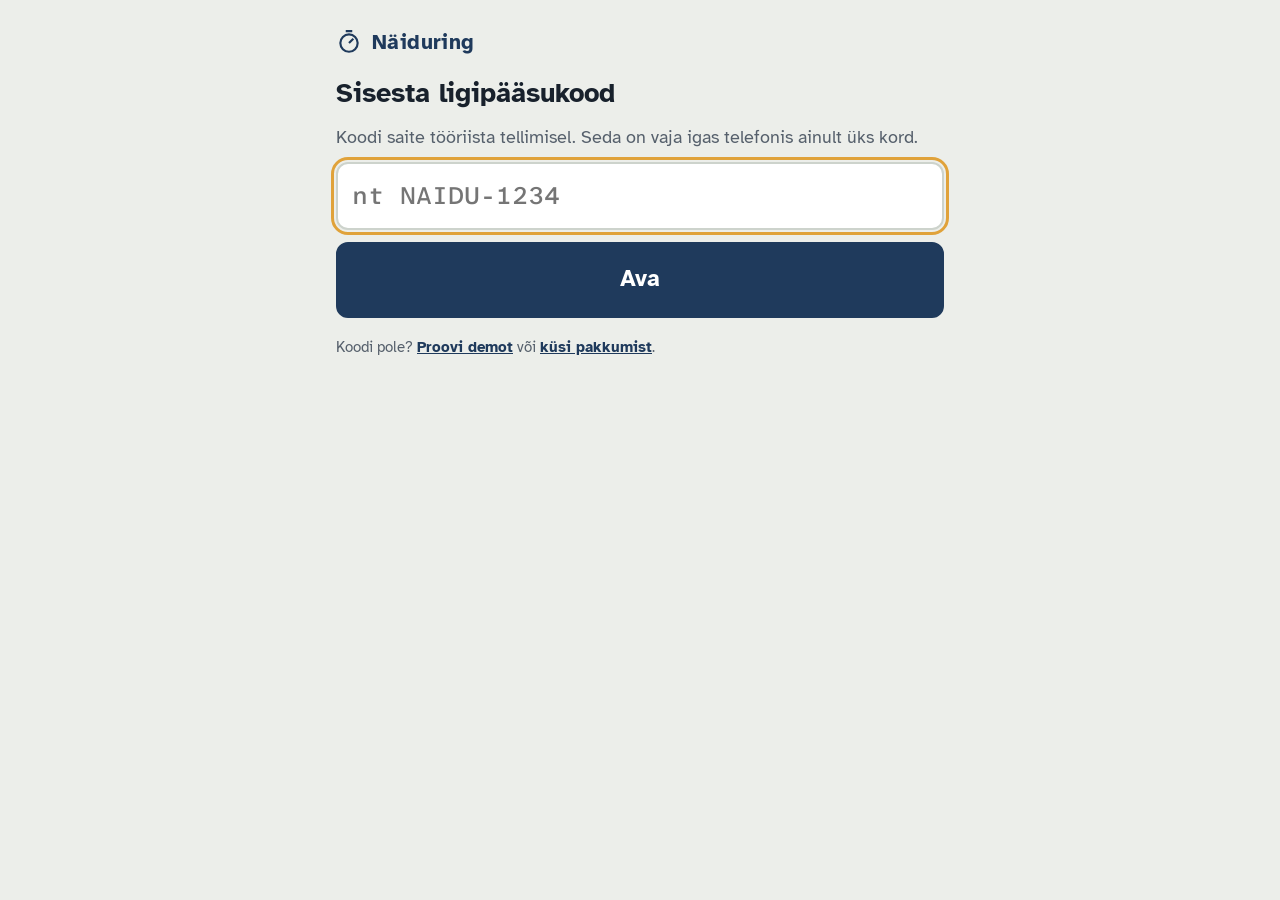
<file: index.html>
<!doctype html>
<html lang="et">
<head>
<meta charset="utf-8">
<meta name="viewport" content="width=device-width,initial-scale=1,viewport-fit=cover">
<meta name="theme-color" content="#1F3A5C">
<meta name="description" content="Mõõdikute näidud telefoniga: skanni QR-kood, sisesta näit, ekspordi Excelisse.">
<meta name="apple-mobile-web-app-capable" content="yes">
<meta name="mobile-web-app-capable" content="yes">
<meta name="apple-mobile-web-app-title" content="Näiduring">
<meta name="apple-mobile-web-app-status-bar-style" content="default">
<link rel="manifest" href="manifest.webmanifest">
<link rel="icon" type="image/png" sizes="192x192" href="icon-192.png">
<link rel="apple-touch-icon" href="icon-180.png">
<title>Näiduring</title>
<link rel="stylesheet" href="naiduring-fonts.css">
<style>
/* Paigutus: üks kitsas veerg (max 640px), suured puutealad, all fikseeritud vahekaardid. */
:root{
  --bg:#ECEEEA; --surface:#FFFFFF; --sunk:#F5F6F3; --ink:#18212C; --muted:#56606C; --line:#CDD3CC;
  --accent:#1F3A5C; --accent-ink:#FFFFFF; --accent-soft:#DCE6F1;
  --ok:#2C6E35; --ok-bg:#E0F0E1; --warn:#8A5200; --warn-bg:#FFEFCC; --warn-line:#E0A23A; --bad:#A8231B;
  --f-body:"Atkinson Hyperlegible", "Segoe UI", Roboto, Arial, sans-serif;
  --f-num:"Atkinson Hyperlegible Mono", ui-monospace, "SFMono-Regular", Menlo, Consolas, monospace;
  --fs:18px; --r:12px;
  color-scheme:light;
}
@media (prefers-color-scheme: dark){ :root:not([data-theme="light"]){
  --bg:#11161C; --surface:#1A2129; --sunk:#151B22; --ink:#E9EDF0; --muted:#9DA7B1; --line:#2E3742;
  --accent:#8DB8E8; --accent-ink:#0E1A27; --accent-soft:#22344A;
  --ok:#7CC487; --ok-bg:#1C3322; --warn:#F2C26B; --warn-bg:#3A2C10; --warn-line:#9C7020; --bad:#F08A80;
  color-scheme:dark; } }
:root[data-theme="dark"]{
  --bg:#11161C; --surface:#1A2129; --sunk:#151B22; --ink:#E9EDF0; --muted:#9DA7B1; --line:#2E3742;
  --accent:#8DB8E8; --accent-ink:#0E1A27; --accent-soft:#22344A;
  --ok:#7CC487; --ok-bg:#1C3322; --warn:#F2C26B; --warn-bg:#3A2C10; --warn-line:#9C7020; --bad:#F08A80;
  color-scheme:dark; }
:root[data-size="xl"]{ --fs:22px; }
html{font-size:var(--fs); -webkit-text-size-adjust:100%;}
*{box-sizing:border-box}
body{margin:0;background:var(--bg);color:var(--ink);font-family:var(--f-body);line-height:1.4;
  padding-top:env(safe-area-inset-top,0px);}
button,input,select,textarea{font:inherit;color:inherit}
h1,h2,h3{margin:0;line-height:1.15;text-wrap:balance}
.wrap{max-width:640px;margin:0 auto;padding-left:max(16px,env(safe-area-inset-left,0px));padding-right:max(16px,env(safe-area-inset-right,0px));}
main.wrap{padding-block:16px calc(110px + env(safe-area-inset-bottom,0px));display:flex;flex-direction:column;gap:18px}
.num{font-family:var(--f-num);font-variant-numeric:tabular-nums}
.muted{color:var(--muted)}
.small{font-size:.85rem}

/* ülariba */
.top{position:sticky;top:env(safe-area-inset-top,0px);z-index:20;background:var(--accent);color:var(--accent-ink)}
body::before{content:"";position:fixed;inset:0 0 auto;height:env(safe-area-inset-top,0px);z-index:30;background:var(--accent)}
.topin{display:flex;align-items:center;justify-content:space-between;gap:12px;min-height:60px}
.brand{font-weight:700;font-size:1.15rem;letter-spacing:.02em;display:flex;align-items:center;gap:10px}
.brand svg{width:26px;height:26px}
.who{background:transparent;border:2px solid currentColor;border-radius:999px;padding:6px 14px;min-height:44px;cursor:pointer;color:inherit;max-width:55%;white-space:nowrap;overflow:hidden;text-overflow:ellipsis}

/* nupud */
.btn{display:flex;align-items:center;justify-content:center;gap:10px;min-height:58px;padding:10px 18px;border-radius:var(--r);border:2px solid var(--accent);background:var(--surface);color:var(--accent);font-weight:700;font-size:1.05rem;cursor:pointer;text-align:center;text-decoration:none;width:100%}
.btn svg{width:1.4em;height:1.4em;flex:none}
.btn.primary{background:var(--accent);color:var(--accent-ink)}
.btn.huge{min-height:76px;font-size:1.25rem}
.btn.warnbtn{background:var(--warn-line);border-color:var(--warn-line);color:#1d1300}
.btn.danger{border-color:var(--bad);color:var(--bad)}
.btn.armed{background:var(--bad);color:#fff;border-color:var(--bad)}
.btn.quiet{border-color:var(--line);color:var(--ink)}
.btn:focus-visible,.mrow:focus-visible,.chip:focus-visible,.opt:focus-visible,input:focus-visible,textarea:focus-visible{outline:3px solid var(--warn-line);outline-offset:2px}
.row2{display:grid;grid-template-columns:1fr 1fr;gap:10px}
@media (max-width:420px){.row2.stack{grid-template-columns:1fr}}

/* edenemine */
.hero{background:var(--surface);border:1px solid var(--line);border-radius:var(--r);padding:16px;display:flex;flex-direction:column;gap:14px}
.prog-top{display:flex;align-items:baseline;justify-content:space-between;gap:10px;flex-wrap:wrap}
.prog-num{font-size:1.7rem;font-weight:700}
.prog-num span{font-size:1rem;font-weight:400;color:var(--muted)}
.bar{height:14px;border-radius:7px;background:var(--sunk);border:1px solid var(--line);overflow:hidden}
.bar i{display:block;height:100%;background:var(--ok)}

/* filtrid */
.chips{display:flex;gap:8px;overflow-x:auto;padding-bottom:4px;scrollbar-width:none}
.chips::-webkit-scrollbar{display:none}
.chip{flex:none;min-height:48px;padding:8px 16px;border-radius:999px;border:2px solid var(--line);background:var(--surface);cursor:pointer;font-weight:700;display:flex;align-items:center;gap:8px}
.chip .dot{width:12px;height:12px;border-radius:50%;background:var(--c)}
.chip[aria-pressed="true"]{border-color:var(--accent);background:var(--accent-soft)}
.search{width:100%;min-height:54px;border-radius:var(--r);border:2px solid var(--line);background:var(--surface);padding:10px 14px;font-size:1.05rem}

/* loendid */
.sec{display:flex;flex-direction:column;gap:10px}
.sec-h{display:flex;justify-content:space-between;align-items:baseline;gap:10px}
.sec-h h2{font-size:1.15rem}
.list{display:flex;flex-direction:column;gap:8px}
.mrow{display:grid;grid-template-columns:8px 1fr auto;align-items:stretch;gap:0;min-height:76px;border-radius:var(--r);border:1px solid var(--line);background:var(--surface);cursor:pointer;text-align:left;padding:0;overflow:hidden;width:100%}
.mrow .stripe{background:var(--c)}
.mrow .mmain{padding:10px 12px;display:flex;flex-direction:column;justify-content:center;gap:2px;min-width:0}
.mid{font-family:var(--f-num);font-weight:700;font-size:1.15rem}
.mname{font-weight:700;overflow-wrap:anywhere}
.mloc{color:var(--muted);font-size:.85rem;overflow-wrap:anywhere}
.mside{display:flex;align-items:center;padding-right:12px}
.pill{border-radius:999px;padding:5px 12px;font-weight:700;font-size:.85rem;white-space:nowrap}
.pill.due{background:var(--accent-soft);color:var(--accent)}
.pill.done{background:var(--ok-bg);color:var(--ok)}
.pill.warn{background:var(--warn-bg);color:var(--warn)}
.pill.none{background:var(--sunk);color:var(--muted)}
.toggle{background:none;border:none;color:var(--accent);font-weight:700;min-height:48px;cursor:pointer;text-align:left;padding:0}
.empty{background:var(--surface);border:2px dashed var(--line);border-radius:var(--r);padding:22px 18px;display:flex;flex-direction:column;gap:14px}
.empty h2{font-size:1.3rem}

/* näidu sisestus */
.rhead{display:flex;flex-direction:column;gap:6px}
.tag{align-self:flex-start;display:inline-flex;align-items:center;gap:8px;font-weight:700;border-radius:999px;padding:4px 12px;background:var(--sunk);border:2px solid var(--c)}
.tag i{width:12px;height:12px;border-radius:50%;background:var(--c)}
.rhead h1{font-family:var(--f-num);font-size:2.2rem}
.rhead p{margin:0;font-size:1.1rem;font-weight:700}
.prev{background:var(--surface);border:1px solid var(--line);border-radius:var(--r);padding:14px 16px;display:flex;flex-direction:column;gap:6px}
.lbl{color:var(--muted);font-size:.9rem}
.odo{display:flex;align-items:baseline;gap:10px;flex-wrap:wrap}
.odo b{font-family:var(--f-num);font-size:2rem;letter-spacing:.03em;background:var(--sunk);border:1px solid var(--line);border-radius:8px;padding:2px 10px}
.expect{font-weight:700;color:var(--ok)}
.field{display:flex;flex-direction:column;gap:6px}
.field>label,.flabel{font-weight:700;font-size:1.05rem}
.field input[type=text],.field input[type=date],.field textarea,.field select{min-height:58px;border-radius:var(--r);border:2px solid var(--line);background:var(--surface);padding:10px 14px;font-size:1.1rem;width:100%}
.field textarea{min-height:90px;resize:vertical}
.rin{font-family:var(--f-num)!important;font-size:2.6rem!important;font-weight:700;text-align:right;min-height:88px!important;border-width:3px!important;border-color:var(--accent)!important;letter-spacing:.03em}
.check{display:flex;align-items:center;gap:14px;min-height:58px;padding:8px 14px;border:2px solid var(--line);border-radius:var(--r);background:var(--surface);cursor:pointer;font-weight:700}
.check input{width:28px;height:28px;flex:none;accent-color:var(--accent)}
.note{border-radius:var(--r);padding:14px 16px;display:flex;flex-direction:column;gap:6px;font-size:1.05rem}
.note.warn{background:var(--warn-bg);border:3px solid var(--warn-line);color:var(--ink)}
.note.warn b{color:var(--warn)}
.note.info{background:var(--ok-bg);border:1px solid var(--ok);color:var(--ink)}
.photo-prev{display:flex;gap:12px;align-items:center}
.photo-prev img{width:110px;height:110px;object-fit:cover;border-radius:10px;border:1px solid var(--line)}
.opts{display:grid;grid-template-columns:repeat(auto-fill,minmax(130px,1fr));gap:8px}
.opt{min-height:58px;border-radius:var(--r);border:2px solid var(--line);background:var(--surface);cursor:pointer;font-weight:700;display:flex;align-items:center;justify-content:center;gap:8px;padding:8px}
.opt .dot{width:14px;height:14px;border-radius:50%;background:var(--c)}
.opt[aria-pressed="true"]{border-color:var(--accent);background:var(--accent-soft);color:var(--ink)}

/* detail */
.card{background:var(--surface);border:1px solid var(--line);border-radius:var(--r);padding:16px;display:flex;flex-direction:column;gap:12px}
.kv{display:grid;grid-template-columns:auto 1fr;gap:6px 14px}
.kv dt{color:var(--muted)} .kv dd{margin:0;font-weight:700;overflow-wrap:anywhere}
.qrbox{display:flex;gap:16px;align-items:center;flex-wrap:wrap}
.qrbox svg,.qrbox .qrimg{width:150px;height:150px;background:#fff;border-radius:8px;padding:4px}
.qrbox .url{font-size:.8rem;color:var(--muted);overflow-wrap:anywhere;min-width:0;flex:1}
.hist{overflow-x:auto}
.hist table{border-collapse:collapse;width:100%;min-width:440px}
.hist th,.hist td{padding:10px 8px;border-bottom:1px solid var(--line);text-align:left;vertical-align:top}
.hist td.n{text-align:right;font-family:var(--f-num);font-variant-numeric:tabular-nums;white-space:nowrap}
.hist th{font-size:.85rem;color:var(--muted)}
.linkbtn{background:none;border:none;color:var(--accent);font-weight:700;cursor:pointer;padding:6px 0;min-height:40px}
.linkbtn.del{color:var(--bad)}
.linkbtn.armed{background:var(--bad);color:#fff;border-radius:6px;padding:6px 8px}

/* salvestatud */
.done-big{display:flex;flex-direction:column;align-items:center;text-align:center;gap:12px;padding:24px 8px}
.done-big svg{width:96px;height:96px;color:var(--ok)}
.done-big h1{font-size:1.6rem}

/* vahekaardid */
.tabs{position:fixed;left:0;right:0;bottom:0;z-index:20;background:var(--surface);border-top:1px solid var(--line);padding-bottom:env(safe-area-inset-bottom,0px)}
.tabs .wrap{display:grid;grid-template-columns:repeat(4,1fr);gap:4px}
.tab{background:none;border:none;min-height:66px;display:flex;flex-direction:column;align-items:center;justify-content:center;gap:2px;font-weight:700;font-size:.82rem;color:var(--muted);cursor:pointer;border-top:4px solid transparent}
.tab svg{width:26px;height:26px}
.tab[aria-current="page"]{color:var(--accent);border-top-color:var(--accent)}

.toast{position:fixed;left:50%;transform:translateX(-50%);bottom:calc(84px + env(safe-area-inset-bottom,0px));z-index:40;background:var(--ink);color:var(--bg);padding:14px 20px;border-radius:12px;font-weight:700;max-width:min(92vw,560px);box-shadow:0 6px 24px rgba(0,0,0,.25)}

/* skanner */
.scan{position:fixed;inset:0;z-index:50;background:#000;color:#fff;display:flex;flex-direction:column;padding:calc(12px + env(safe-area-inset-top,0px)) max(16px,env(safe-area-inset-right,0px)) calc(16px + env(safe-area-inset-bottom,0px)) max(16px,env(safe-area-inset-left,0px));gap:12px}
.scan video{flex:1;min-height:0;width:100%;object-fit:cover;border-radius:12px;background:#111}
.scan .vf{position:relative;flex:1;min-height:0;display:flex}
.scan .vf::after{content:"";position:absolute;inset:18% 14%;border:4px solid #F2C26B;border-radius:18px;pointer-events:none}
.scan p{margin:0;font-size:1.1rem;font-weight:700;text-align:center}
.scan .manual{display:flex;gap:8px}
.scan .manual input{flex:1;min-width:0;min-height:58px;border-radius:12px;border:2px solid #555;background:#1a1a1a;color:#fff;padding:8px 14px;font-size:1.2rem;font-family:var(--f-num)}
.scan .manual button{min-width:90px;border-radius:12px;border:none;background:#F2C26B;color:#1d1300;font-weight:700;font-size:1.05rem}
.scan .close{background:#fff;color:#000;border:none;border-radius:12px;min-height:58px;font-weight:700;font-size:1.1rem}

/* sildid */
.labels{display:grid;grid-template-columns:repeat(auto-fill,minmax(180px,1fr));gap:10px}
.lab{background:#fff;color:#000;border:1px dashed #888;border-radius:8px;padding:10px;display:flex;flex-direction:column;align-items:center;gap:4px;text-align:center;break-inside:avoid}
.lab svg,.lab .qrimg{width:120px;height:120px}
.lab .lid{font-family:var(--f-num);font-weight:700;font-size:1.3rem}
.lab .lnm{font-size:.8rem;overflow-wrap:anywhere}
.lab .ltp{font-size:.75rem;font-weight:700;border-top:4px solid var(--c);padding-top:2px;width:100%}
.noqr{font-size:.8rem;color:var(--bad)}
@media print{
  @page{margin:8mm}
  body{background:#fff;padding:0}
  body::before,.top,.tabs,.noprint,.toast{display:none!important}
  main.wrap{padding:0;max-width:none}
  .labels{grid-template-columns:repeat(4,1fr);gap:4mm}
  .lab{border:1px dashed #999}
}
@media (prefers-reduced-motion:no-preference){ .bar i{transition:width .4s ease} }
</style>
</head>
<body>
<div id="app"></div>
<div id="layer"></div>

<script src="xlsx.full.min.js"></script>
<script src="qrcode.js"></script>
<script src="jszip.min.js"></script>
<script src="jsQR.js"></script>
<script>
"use strict";
/* ---------- abi ---------- */
const $ = s => document.querySelector(s);
const esc = s => String(s ?? "").replace(/[&<>"']/g, c => ({"&":"&amp;","<":"&lt;",">":"&gt;",'"':"&quot;","'":"&#39;"}[c]));
const pad = n => String(n).padStart(2, "0");
const fmt = n => (n == null || isNaN(n)) ? "" : Number(n).toLocaleString("et-EE", {maximumFractionDigits: 3});
const dStr = d => { d = new Date(d); return `${pad(d.getDate())}.${pad(d.getMonth()+1)}.${d.getFullYear()}`; };
const tStr = d => { d = new Date(d); return `${pad(d.getHours())}:${pad(d.getMinutes())}`; };
const isoDay = d => { d = new Date(d); return `${d.getFullYear()}-${pad(d.getMonth()+1)}-${pad(d.getDate())}`; };
const normId = s => String(s || "").trim().toUpperCase().replace(/\s+/g, "-");
const parseNum = s => { s = String(s ?? "").replace(/\s/g, "").replace(",", "."); if (s === "" || isNaN(s)) return null; return Number(s); };
const uid = () => Date.now().toString(36) + Math.random().toString(36).slice(2, 7);
const safeName = s => String(s || "lugeja").trim().replace(/[^\p{L}\p{N}_-]+/gu, "_").replace(/^_+|_+$/g, "") || "lugeja";
const MONTHS = ["jaanuar","veebruar","märts","aprill","mai","juuni","juuli","august","september","oktoober","november","detsember"];

const IC = {
  logo:'<svg viewBox="0 0 24 24" fill="none" stroke="currentColor" stroke-width="2"><circle cx="12" cy="13" r="8"/><path d="M12 13l4-4M9 2h6"/></svg>',
  qr:'<svg viewBox="0 0 24 24" fill="none" stroke="currentColor" stroke-width="2"><rect x="3" y="3" width="7" height="7"/><rect x="14" y="3" width="7" height="7"/><rect x="3" y="14" width="7" height="7"/><path d="M14 14h3v3h-3zM20 14v.01M14 20h.01M17 20h4v-3"/></svg>',
  cam:'<svg viewBox="0 0 24 24" fill="none" stroke="currentColor" stroke-width="2"><path d="M3 8h4l2-3h6l2 3h4v11H3z"/><circle cx="12" cy="13" r="4"/></svg>',
  list:'<svg viewBox="0 0 24 24" fill="none" stroke="currentColor" stroke-width="2"><path d="M9 6h12M9 12h12M9 18h12"/><path d="M3 6l1.5 1.5L7 5M3 12l1.5 1.5L7 11M3 18l1.5 1.5L7 17"/></svg>',
  meter:'<svg viewBox="0 0 24 24" fill="none" stroke="currentColor" stroke-width="2"><rect x="3" y="4" width="18" height="16" rx="2"/><path d="M7 10h10v4H7z"/></svg>',
  out:'<svg viewBox="0 0 24 24" fill="none" stroke="currentColor" stroke-width="2"><path d="M12 3v12M7 10l5 5 5-5M4 19h16"/></svg>',
  gear:'<svg viewBox="0 0 24 24" fill="none" stroke="currentColor" stroke-width="2"><circle cx="12" cy="12" r="3"/><path d="M19 12a7 7 0 0 0-.1-1.2l2-1.6-2-3.4-2.4 1a7 7 0 0 0-2-1.2L14 3h-4l-.5 2.6a7 7 0 0 0-2 1.2l-2.4-1-2 3.4 2 1.6a7 7 0 0 0 0 2.4l-2 1.6 2 3.4 2.4-1a7 7 0 0 0 2 1.2L10 21h4l.5-2.6a7 7 0 0 0 2-1.2l2.4 1 2-3.4-2-1.6c.1-.4.1-.8.1-1.2z"/></svg>',
  ok:'<svg viewBox="0 0 24 24" fill="none" stroke="currentColor" stroke-width="2.4"><circle cx="12" cy="12" r="10"/><path d="M7 12.5l3.5 3.5L17 9"/></svg>',
  plus:'<svg viewBox="0 0 24 24" fill="none" stroke="currentColor" stroke-width="2.4"><path d="M12 5v14M5 12h14"/></svg>',
  print:'<svg viewBox="0 0 24 24" fill="none" stroke="currentColor" stroke-width="2"><path d="M6 9V3h12v6M6 18H3v-8h18v8h-3M6 14h12v7H6z"/></svg>'
};

const TYPES_DEFAULT = [
  {key:"elekter", name:"Elekter", unit:"kWh", color:"#C98A00"},
  {key:"vesi",    name:"Vesi",    unit:"m³",  color:"#1E73BE"},
  {key:"soojus",  name:"Soojus",  unit:"MWh", color:"#C0462B"},
  {key:"gaas",    name:"Gaas",    unit:"m³",  color:"#2E8B6E"},
  {key:"muu",     name:"Muu",     unit:"",    color:"#6B5FA8"}
];
const EXTRA_COLORS = ["#8C6D1F","#5A7D2B","#A04A7A","#3E6E8C","#7A5236","#4B4FA8"];
const FREQ = {day:"Igapäevane", week:"Iganädalane", month:"Igakuine", quarter:"Kvartaalne", year:"Aastane", none:"Graafikuta"};
const FREQ_SHORT = {day:"täna", week:"nädal", month:"kuu", quarter:"kvartal", year:"aasta"};

/* ---------- andmebaas (IndexedDB, andmed jäävad seadmesse) ---------- */
const DB = {
  db:null,
  open(){ return new Promise((res, rej) => {
    const r = indexedDB.open("naiduring", 2);
    r.onupgradeneeded = () => { const d = r.result; const has = n => d.objectStoreNames.contains(n);
      if (!has("meters")) d.createObjectStore("meters", {keyPath:"id"});
      if (!has("readings")) d.createObjectStore("readings", {keyPath:"rid"});
      if (!has("photos")) d.createObjectStore("photos");
      if (!has("kv")) d.createObjectStore("kv");
      if (!has("ideas")) d.createObjectStore("ideas", {keyPath:"iid"}); };
    r.onsuccess = () => { this.db = r.result; res(); };
    r.onerror = () => rej(r.error);
  });},
  tx(store, mode, fn){ return new Promise((res, rej) => {
    const t = this.db.transaction(store, mode); const s = t.objectStore(store);
    const out = fn(s); t.oncomplete = () => res(out && out.result !== undefined ? out.result : undefined); t.onerror = () => rej(t.error);
  });},
  all(store){ return this.tx(store, "readonly", s => s.getAll()); },
  get(store, key){ return this.tx(store, "readonly", s => s.get(key)); },
  put(store, val, key){ return this.tx(store, "readwrite", s => key === undefined ? s.put(val) : s.put(val, key)); },
  del(store, key){ return this.tx(store, "readwrite", s => s.delete(key)); },
  clear(store){ return this.tx(store, "readwrite", s => s.clear()); }
};

/* ---------- olek ---------- */
const S = {
  meters:[], readings:[],
  settings:{reader:"", size:"l", types:TYPES_DEFAULT.slice()},
  view:"round", filter:"all", q:"", showDone:false,
  cur:null, draft:null, form:null, formFrom:null, unknownId:null, lastSaved:null,
  exp:{range:"month", from:"", to:"", latest:true},
  print:{mode:"meters", prefix:"M-", start:1, count:24},
  armed:null, dbOk:true,
  ideas:[], idea:{kind:"idea", text:""}
};
let armTimer = null;
function arm(key){ S.armed = key; clearTimeout(armTimer); armTimer = setTimeout(() => { S.armed = null; render(); }, 4000); }
function isArmed(key){ if (S.armed === key){ S.armed = null; clearTimeout(armTimer); return true; } arm(key); render(); return false; }

const typeOf = key => S.settings.types.find(t => t.key === key) || {key, name:key, unit:"", color:"#777"};
const meter = id => S.meters.find(m => m.id === id);
const unitOf = m => m.unit || typeOf(m.type).unit || "";
function readingsOf(id){ return S.readings.filter(r => r.meterId === id).sort((a, b) => a.ts < b.ts ? -1 : 1); }
const lastReading = id => { const r = readingsOf(id); return r[r.length - 1] || null; };

function isoWeek(d){ const t = new Date(Date.UTC(d.getFullYear(), d.getMonth(), d.getDate())); const day = t.getUTCDay() || 7;
  t.setUTCDate(t.getUTCDate() + 4 - day); const y0 = new Date(Date.UTC(t.getUTCFullYear(), 0, 1));
  return t.getUTCFullYear() + "-N" + pad(Math.ceil(((t - y0) / 864e5 + 1) / 7)); }
function periodKey(d, f){ d = new Date(d); const y = d.getFullYear(), m = d.getMonth();
  if (f === "day") return isoDay(d);
  if (f === "month") return `${y}-${pad(m+1)}`;
  if (f === "quarter") return `${y}-K${Math.floor(m/3)+1}`;
  if (f === "year") return `${y}`;
  if (f === "week") return isoWeek(d);
  return null; }
function doneReading(m, now = new Date()){
  if (m.freq === "none") return null;
  const k = periodKey(now, m.freq);
  const rs = readingsOf(m.id).filter(r => periodKey(r.ts, m.freq) === k);
  return rs[rs.length - 1] || null;
}

/* ---------- anomaaliate kontroll ---------- */
function meterHistory(m){
  const rs = readingsOf(m.id); let sc = 0, sd = 0, n = 0;
  for (let i = rs.length - 1; i > 0 && n < 6; i--){
    const a = rs[i-1], b = rs[i]; if (b.replaced) break;
    const d = (new Date(b.ts) - new Date(a.ts)) / 864e5;
    if (d <= 0.01 || b.value < a.value) continue;
    sc += b.value - a.value; sd += d; n++;
  }
  return {avg: (n > 0 && sd > 0) ? sc / sd : null, n};
}
function expected(m, now = new Date()){
  const prev = lastReading(m.id); if (!prev) return null;
  const h = meterHistory(m); if (h.avg == null || h.avg <= 0) return null;
  const days = Math.max((now - new Date(prev.ts)) / 864e5, 0.25);
  const mid = prev.value + h.avg * days, spread = h.avg * days * 0.5;
  return {lo: prev.value + h.avg * days * 0.5, hi: mid + spread, mid};
}
function analyse(m, val, replaced, now = new Date()){
  const out = {warns:[], info:[]}; const u = unitOf(m);
  const prev = lastReading(m.id);
  if (val == null) return out;
  if (!prev){ out.info.push("Esimene näit. Sellest saab järgmiste näitude võrdluse alus."); return out; }
  if (replaced){ out.info.push("Märgitud: mõõdik vahetati või läks nulli. Selle näiduga tarbimist ei arvutata."); return out; }
  if (val < prev.value){
    out.warns.push(`Näit on <b>väiksem</b> kui eelmine (${fmt(prev.value)} ${u}). Kontrolli numbrit. Kui mõõdik vahetati või läks nulli, tee allpool linnuke.`);
    return out;
  }
  const cons = val - prev.value;
  const days = Math.max((now - new Date(prev.ts)) / 864e5, 0.25);
  const h = meterHistory(m);
  if (cons === 0){ out.warns.push("Tarbimine on <b>null</b>: näit on sama mis eelmisel korral. Kas mõõdik töötab?"); return out; }
  if (h.avg != null && h.avg > 0){
    const ratio = (cons / days) / h.avg;
    if (ratio >= 2) out.warns.push(`Tarbimine on <b>${ratio.toFixed(1).replace(".", ",")} korda suurem</b> kui tavaliselt. Kontrolli numbrit.`);
    else if (ratio <= 0.4) out.warns.push(`Tarbimine on tavalisest <b>${Math.round((1 - ratio) * 100)}% väiksem</b>. Kontrolli numbrit.`);
    else out.info.push(`Tarbimine ${fmt(cons)} ${u}. See on tavapärases vahemikus.`);
  } else out.info.push(`Tarbimine eelmisest näidust: ${fmt(cons)} ${u}.`);
  return out;
}

/* ---------- salvestus ---------- */
async function saveSettings(){ try { await DB.put("kv", S.settings, "settings"); } catch(e){} applySize(); }
function applySize(){ document.documentElement.dataset.size = S.settings.size === "xl" ? "xl" : "l"; }
async function load(){
  try {
    await DB.open();
    S.meters = await DB.all("meters") || [];
    S.readings = await DB.all("readings") || [];
    S.ideas = await DB.all("ideas") || [];
    const st = await DB.get("kv", "settings");
    if (st) S.settings = Object.assign(S.settings, st);
  } catch(e){ S.dbOk = false; }
  applySize();
}

let toastTimer = null;
function toast(msg){ const l = $("#layer"); l.querySelector(".toast")?.remove();
  const t = document.createElement("div"); t.className = "toast"; t.setAttribute("role", "status"); t.textContent = msg; l.appendChild(t);
  clearTimeout(toastTimer); toastTimer = setTimeout(() => t.remove(), 3200); }

function download(blob, name){ const a = document.createElement("a"); a.href = URL.createObjectURL(blob); a.download = name;
  document.body.appendChild(a); a.click(); setTimeout(() => { URL.revokeObjectURL(a.href); a.remove(); }, 3000); }

/* ---------- QR ---------- */
function qrText(id){
  const base = location.href.split("#")[0];
  return /^https?:/.test(location.protocol) ? `${base}#m=${encodeURIComponent(id)}` : id;
}
function qrSvg(text){
  if (typeof qrcode === "undefined") return '<div class="noqr">QR-koodi loomiseks on vaja internetti.</div>';
  if (qrcode.stringToBytesFuncs && qrcode.stringToBytesFuncs["UTF-8"]) qrcode.stringToBytes = qrcode.stringToBytesFuncs["UTF-8"];
  const q = qrcode(0, "M"); q.addData(text); q.make();
  return q.createSvgTag({cellSize:4, margin:2, scalable:true});
}
function codeToId(t){
  t = String(t || "").trim();
  try { const u = new URL(t); const p = new URLSearchParams(u.hash.slice(1)); if (p.get("m")) return normId(p.get("m")); } catch(e){}
  return normId(t);
}
function openById(id){
  id = normId(id); if (!id) return;
  if (meter(id)) startReading(id);
  else { S.unknownId = id; S.view = "unknown"; render(); }
}

/* ---------- skanner ---------- */
let scanStream = null, scanRun = false;
async function openScanner(){
  const l = $("#layer");
  l.insertAdjacentHTML("beforeend", `<div class="scan" id="scan" role="dialog" aria-label="QR-koodi skanner">
    <p id="scanMsg">Suuna kaamera mõõdiku QR-koodile</p>
    <div class="vf"><video id="scanV" playsinline muted></video></div>
    <form class="manual" id="scanForm"><input id="scanIn" placeholder="või kirjuta mõõdiku nr" autocomplete="off" autocapitalize="characters"><button type="submit">Ava</button></form>
    <button class="close" data-act="scanClose">Sulge</button></div>`);
  $("#scanForm").addEventListener("submit", e => { e.preventDefault(); const v = $("#scanIn").value; if (v.trim()){ closeScanner(); openById(v); } });
  try {
    scanStream = await navigator.mediaDevices.getUserMedia({video:{facingMode:"environment"}, audio:false});
    const v = $("#scanV"); v.srcObject = scanStream; await v.play();
    scanRun = true;
    const det = ("BarcodeDetector" in window) ? new BarcodeDetector({formats:["qr_code"]}) : null;
    const cv = document.createElement("canvas"); const cx = cv.getContext("2d", {willReadFrequently:true});
    const tick = async () => {
      if (!scanRun) return;
      try {
        let txt = null;
        if (v.readyState >= 2){
          if (det){ const r = await det.detect(v); if (r.length) txt = r[0].rawValue; }
          else if (typeof jsQR !== "undefined"){
            const w = 480, h = Math.round(480 * v.videoHeight / v.videoWidth) || 360;
            cv.width = w; cv.height = h; cx.drawImage(v, 0, 0, w, h);
            const r = jsQR(cx.getImageData(0, 0, w, h).data, w, h, {inversionAttempts:"dontInvert"}); if (r) txt = r.data;
          }
        }
        if (txt){ if (navigator.vibrate) navigator.vibrate(80); closeScanner(); openById(codeToId(txt)); return; }
      } catch(e){}
      setTimeout(() => requestAnimationFrame(tick), 120);
    };
    tick();
  } catch(e){
    const m = $("#scanMsg"); if (m) m.textContent = "Kaamerat ei saanud avada. Kirjuta mõõdiku number käsitsi.";
    $("#scanIn")?.focus();
  }
}
function closeScanner(){ scanRun = false; if (scanStream){ scanStream.getTracks().forEach(t => t.stop()); scanStream = null; } $("#scan")?.remove(); }

/* ---------- foto ---------- */
function compress(file){ return new Promise((res, rej) => {
  const img = new Image(); const url = URL.createObjectURL(file);
  img.onload = () => { const max = 1400; let {width:w, height:h} = img; const k = Math.min(1, max / Math.max(w, h));
    w = Math.round(w * k); h = Math.round(h * k); const c = document.createElement("canvas"); c.width = w; c.height = h;
    c.getContext("2d").drawImage(img, 0, 0, w, h); URL.revokeObjectURL(url); c.toBlob(b => b ? res(b) : rej(), "image/jpeg", 0.72); };
  img.onerror = () => { URL.revokeObjectURL(url); rej(); }; img.src = url;
});}

/* ---------- toimingud ---------- */
function startReading(id){
  S.cur = id; if (S.draft?.photoUrl) URL.revokeObjectURL(S.draft.photoUrl);
  S.draft = {value:"", comment:"", replaced:false, photoBlob:null, photoUrl:null, confirm:false};
  S.view = "read"; render(); window.scrollTo(0, 0);
}
async function saveReading(){
  const m = meter(S.cur), d = S.draft; const val = parseNum(d.value);
  if (val == null){ toast("Sisesta näit numbrina"); $("#rv")?.focus(); return; }
  const a = analyse(m, val, d.replaced);
  if (a.warns.length && !d.confirm){ d.confirm = true; render(); $("#analysis")?.scrollIntoView({block:"center"}); return; }
  const r = {rid:uid(), meterId:m.id, ts:new Date().toISOString(), value:val, reader:S.settings.reader,
    comment:(d.comment || "").trim(), warn:a.warns.map(w => w.replace(/<[^>]+>/g, "")).join(" "), replaced:!!d.replaced, photo:!!d.photoBlob};
  try { await DB.put("readings", r); if (d.photoBlob) await DB.put("photos", d.photoBlob, r.rid); }
  catch(e){ toast("Salvestamine ebaõnnestus. Proovi uuesti."); return; }
  S.readings.push(r); if (d.photoUrl) URL.revokeObjectURL(d.photoUrl);
  S.draft = null; S.lastSaved = r; S.view = "saved"; render(); window.scrollTo(0, 0);
}
function newMeterForm(id = ""){
  S.form = {isNew:true, id, name:"", location:"", type:"elekter", unit:typeOf("elekter").unit, freq:"month", start:"", note:""};
}
async function saveMeter(){
  const f = S.form; const id = normId(f.id);
  if (!id){ toast("Mõõdiku number või tähis on kohustuslik"); return; }
  if (!f.name.trim()){ toast("Lisa mõõdikule nimetus"); return; }
  if (f.isNew && meter(id)){ toast(`Mõõdik ${id} on juba olemas`); return; }
  const start = parseNum(f.start);
  if (f.isNew && String(f.start).trim() && start == null){ toast("Algnäit peab olema number"); return; }
  const old = meter(id) || {};
  const m = {id, name:f.name.trim(), location:f.location.trim(), type:f.type, unit:f.unit.trim(), freq:f.freq, note:f.note.trim(),
    created: old.created || new Date().toISOString(), sample: old.sample || false};
  await DB.put("meters", m);
  S.meters = S.meters.filter(x => x.id !== id).concat(m);
  if (f.isNew && start != null){
    const r = {rid:uid(), meterId:id, ts:new Date().toISOString(), value:start, reader:S.settings.reader, comment:"Algnäit registreerimisel", warn:"", replaced:false, photo:false};
    await DB.put("readings", r); S.readings.push(r);
  }
  const from = S.formFrom; S.form = null; S.formFrom = null;
  toast(f.isNew ? `Mõõdik ${id} lisatud` : "Muudatused salvestatud");
  if (f.isNew && from === "scan" && start == null) startReading(id);
  else { S.cur = id; S.view = "detail"; render(); }
}
async function deleteMeter(id){
  const rs = readingsOf(id);
  for (const r of rs){ await DB.del("readings", r.rid); if (r.photo) await DB.del("photos", r.rid); }
  await DB.del("meters", id);
  S.readings = S.readings.filter(r => r.meterId !== id); S.meters = S.meters.filter(m => m.id !== id);
  S.view = "meters"; toast(`Mõõdik ${id} kustutatud`); render();
}
async function deleteReading(rid){
  const r = S.readings.find(x => x.rid === rid); if (!r) return;
  await DB.del("readings", rid); if (r.photo) await DB.del("photos", rid);
  S.readings = S.readings.filter(x => x.rid !== rid); toast("Näit kustutatud"); render();
}

/* ---------- eksport ---------- */
function rangeOf(){
  const now = new Date(); const e = S.exp;
  if (e.range === "today"){ const a = new Date(now.getFullYear(), now.getMonth(), now.getDate()); return [a, new Date(+a + 864e5)]; }
  if (e.range === "month") return [new Date(now.getFullYear(), now.getMonth(), 1), new Date(now.getFullYear(), now.getMonth() + 1, 1)];
  if (e.range === "prev") return [new Date(now.getFullYear(), now.getMonth() - 1, 1), new Date(now.getFullYear(), now.getMonth(), 1)];
  if (e.range === "custom"){ const a = e.from ? new Date(e.from + "T00:00") : new Date(2000, 0, 1); const b = e.to ? new Date(+new Date(e.to + "T00:00") + 864e5) : new Date(2999, 0, 1); return [a, b]; }
  return [new Date(2000, 0, 1), new Date(2999, 0, 1)];
}
function photoName(r){ return `${isoDay(r.ts)}_${r.meterId}_${r.rid}.jpg`.replace(/[^\w.-]+/g, "_"); }
/* Periood: graafikuga mõõdikul sageduse järgi, graafikuta mõõdikul päev */
const periodOf = (m, ts) => m.freq === "none" ? isoDay(ts) : periodKey(ts, m.freq);
function exportRows(){
  const [a, b] = rangeOf(); const rows = []; let dropped = 0;
  for (const m of S.meters){
    const all = readingsOf(m.id); const t = typeOf(m.type);
    let rs = all;
    if (S.exp.latest){
      /* sama mõõdiku sama perioodi kohta jääb alles ainult kõige hilisem näit */
      const last = new Map(); all.forEach(r => last.set(periodOf(m, r.ts), r));
      const keep = new Set([...last.values()].map(r => r.rid));
      rs = all.filter(r => keep.has(r.rid));
      dropped += all.filter(r => !keep.has(r.rid) && new Date(r.ts) >= a && new Date(r.ts) < b).length;
    }
    rs.forEach((r, i) => {
      const d = new Date(r.ts); if (d < a || d >= b) return;
      const p = i > 0 ? rs[i-1] : null;
      /* kui välja jäetud näitude hulgas oli mõõdiku vahetus, ei saa tarbimist arvutada */
      const repl = r.replaced || (p && all.some(x => x.replaced && x.ts > p.ts && x.ts <= r.ts));
      rows.push({_r:r, "Kuupäev":new Date(d.getFullYear(), d.getMonth(), d.getDate()), "Kellaaeg":tStr(d), "Periood":periodOf(m, r.ts), "Lugeja":r.reader || "",
        "Mõõdiku ID":m.id, "Nimetus":m.name, "Asukoht":m.location || "", "Liik":t.name, "Ühik":unitOf(m),
        "Näit":r.value, "Eelmine näit":p ? p.value : "", "Eelmise kuupäev":p ? dStr(p.ts) : "",
        "Tarbimine":(p && !repl) ? Math.round((r.value - p.value) * 1000) / 1000 : "",
        "Mõõdik vahetatud":repl ? "jah" : "", "Hoiatus":r.warn || "", "Kommentaar":r.comment || "", "Foto":r.photo ? photoName(r) : ""});
    });
  }
  rows.sort((x, y) => x._r.ts < y._r.ts ? -1 : 1);
  rows.dropped = dropped;
  return rows;
}
const today = () => isoDay(new Date());
const fileBase = () => `Naidud_${safeName(S.settings.reader)}_${today()}`;
function exportExcel(){
  if (typeof XLSX === "undefined"){ toast("Exceli loomiseks on vaja internetti. Ava tööriist uuesti levi olemas."); return; }
  const rows = exportRows(); if (!rows.length){ toast("Valitud perioodis näite pole"); return; }
  const data = rows.map(({_r, ...x}) => x);
  const ws = XLSX.utils.json_to_sheet(data, {cellDates:true, dateNF:"dd.mm.yyyy"});
  ws["!cols"] = [12,9,10,16,12,26,20,10,7,12,12,13,11,9,40,30,32].map(w => ({wch:w}));
  const mws = XLSX.utils.json_to_sheet(S.meters.slice().sort((x, y) => x.id < y.id ? -1 : 1).map(m => { const l = lastReading(m.id);
    return {"Mõõdiku ID":m.id, "Nimetus":m.name, "Asukoht":m.location || "", "Liik":typeOf(m.type).name, "Ühik":unitOf(m), "Sagedus":FREQ[m.freq],
      "Viimane näit":l ? l.value : "", "Viimase kuupäev":l ? dStr(l.ts) : "", "Märkus":m.note || ""}; }));
  mws["!cols"] = [12,26,20,10,7,12,12,13,30].map(w => ({wch:w}));
  const wb = XLSX.utils.book_new(); XLSX.utils.book_append_sheet(wb, ws, "Näidud"); XLSX.utils.book_append_sheet(wb, mws, "Mõõdikud");
  XLSX.writeFile(wb, fileBase() + ".xlsx");
  toast(`${rows.length} näitu eksporditud`);
}
async function exportPhotos(){
  if (typeof JSZip === "undefined"){ toast("Fotode pakkimiseks on vaja internetti"); return; }
  const rows = exportRows().filter(x => x._r.photo); if (!rows.length){ toast("Valitud perioodis fotosid pole"); return; }
  toast("Pakin fotosid…"); const z = new JSZip();
  for (const x of rows){ const b = await DB.get("photos", x._r.rid); if (b) z.file(photoName(x._r), b); }
  download(await z.generateAsync({type:"blob"}), `Fotod_${safeName(S.settings.reader)}_${today()}.zip`);
}
function exportBackup(){
  const data = {app:"naiduring", v:1, exported:new Date().toISOString(), reader:S.settings.reader, types:S.settings.types, meters:S.meters, readings:S.readings, ideas:S.ideas};
  download(new Blob([JSON.stringify(data, null, 1)], {type:"application/json"}), `Naiduring_varukoopia_${safeName(S.settings.reader)}_${today()}.json`);
}
async function importBackup(file){
  try {
    const d = JSON.parse(await file.text()); if (d.app !== "naiduring") throw 0;
    let nm = 0, um = 0, nr = 0;
    for (const t of d.types || []) if (!S.settings.types.find(x => x.key === t.key)) S.settings.types.push(t);
    for (const m of d.meters || []){ const ex = meter(m.id); await DB.put("meters", m); if (ex){ um++; S.meters = S.meters.filter(x => x.id !== m.id); } else nm++; S.meters.push(m); }
    const have = new Set(S.readings.map(r => r.rid));
    for (const r of d.readings || []) if (!have.has(r.rid)){ await DB.put("readings", Object.assign({}, r, {photo:false})); S.readings.push(Object.assign({}, r, {photo:false})); nr++; }
    const haveI = new Set(S.ideas.map(x => x.iid)); let ni = 0;
    for (const x of d.ideas || []) if (x.iid && !haveI.has(x.iid)){ await DB.put("ideas", x); S.ideas.push(x); ni++; }
    await saveSettings();
    toast(`Lisatud ${nm} mõõdikut, uuendatud ${um}, lisatud ${nr} näitu${ni ? `, ${ni} ettepanekut` : ""}`); render();
  } catch(e){ toast("See fail ei ole Näiduringi varukoopia"); }
}

/* ---------- parendusettepanekud ---------- */
const IDEA_KINDS = {idea:"Ettepanek", bug:"Viga", question:"Küsimus"};
const ideasSorted = () => S.ideas.slice().sort((a, b) => a.ts < b.ts ? 1 : -1);
async function saveIdea(){
  const t = (S.idea.text || "").trim(); if (!t){ toast("Kirjuta ettepanek enne salvestamist"); $("#i-text")?.focus(); return; }
  const x = {iid:uid(), ts:new Date().toISOString(), author:S.settings.reader, kind:S.idea.kind, text:t};
  try { await DB.put("ideas", x); } catch(e){ toast("Salvestamine ebaõnnestus"); return; }
  S.ideas.push(x); S.idea = {kind:S.idea.kind, text:""}; toast("Ettepanek salvestatud. Aitäh!"); render();
}
async function deleteIdea(iid){ await DB.del("ideas", iid); S.ideas = S.ideas.filter(x => x.iid !== iid); toast("Ettepanek kustutatud"); render(); }
function ideasExcel(){
  if (typeof XLSX === "undefined"){ toast("Exceli loomiseks on vaja internetti"); return; }
  if (!S.ideas.length){ toast("Ettepanekuid veel pole"); return; }
  const ws = XLSX.utils.json_to_sheet(ideasSorted().map(x => { const d = new Date(x.ts);
    return {"Kuupäev":new Date(d.getFullYear(), d.getMonth(), d.getDate()), "Kellaaeg":tStr(d), "Autor":x.author || "", "Liik":IDEA_KINDS[x.kind] || x.kind, "Ettepanek":x.text}; }),
    {cellDates:true, dateNF:"dd.mm.yyyy"});
  ws["!cols"] = [12,9,18,12,80].map(w => ({wch:w}));
  const wb = XLSX.utils.book_new(); XLSX.utils.book_append_sheet(wb, ws, "Ettepanekud");
  XLSX.writeFile(wb, `Ettepanekud_${safeName(S.settings.reader)}_${today()}.xlsx`);
  toast(`${S.ideas.length} ettepanekut eksporditud`);
}
async function ideasCopy(){
  const txt = ideasSorted().map(x => `${dStr(x.ts)} · ${x.author || ""} · ${IDEA_KINDS[x.kind] || x.kind}\n${x.text}`).join("\n\n");
  if (!txt){ toast("Ettepanekuid veel pole"); return; }
  try { await navigator.clipboard.writeText(txt); toast("Kopeeritud. Kleebi e-kirja või sõnumisse."); }
  catch(e){ const ta = $("#i-all"); if (ta){ ta.hidden = false; ta.value = txt; ta.select(); } toast("Vali tekst ja kopeeri käsitsi"); }
}

/* ---------- näidisandmed ---------- */
async function loadSample(){
  const defs = [
    ["E-001","Peakilp","Tootmishoone A, elektriruum","elekter","month",420],
    ["E-002","Kompressorijaam","Tootmishoone A, kelder","elekter","month",180],
    ["E-003","Lao valgustus","Laohoone B","elekter","quarter",35],
    ["V-001","Veesisend","Pumbamaja","vesi","month",6.5],
    ["V-002","Pesuliin","Tootmishoone A","vesi","month",1.2],
    ["S-001","Soojussõlm","Kontorihoone, kelder","soojus","month",0.35],
    ["S-002","Soojussõlm","Tootmishoone A","soojus","month",0.9],
    ["G-001","Katlamaja","Katlamaja","gaas","quarter",55]];
  const now = new Date(); let seed = 7; const rnd = () => (seed = (seed * 9301 + 49297) % 233280) / 233280;
  for (const [id, name, loc, type, freq, rate] of defs){
    if (meter(id)) continue;
    const m = {id, name, location:loc, type, unit:typeOf(type).unit, freq, note:"", created:new Date().toISOString(), sample:true};
    await DB.put("meters", m); S.meters.push(m);
    let v = Math.round(rate * 900 * (0.8 + rnd() * 0.4) * 10) / 10; let prevD = null;
    const step = freq === "quarter" ? 3 : 1;
    for (let k = 6; k >= 1; k -= step){
      const d = new Date(now.getFullYear(), now.getMonth() - k, 24 + Math.floor(rnd() * 4), 9 + Math.floor(rnd() * 5), Math.floor(rnd() * 60));
      if (prevD) v = Math.round((v + rate * ((d - prevD) / 864e5) * (0.85 + rnd() * 0.3)) * 1000) / 1000;
      prevD = d;
      const r = {rid:uid(), meterId:id, ts:d.toISOString(), value:v, reader:"Näidis", comment:"", warn:"", replaced:false, photo:false};
      await DB.put("readings", r); S.readings.push(r);
    }
    if (["E-002","V-001"].includes(id) && now.getDate() > 1){
      const d = new Date(now.getFullYear(), now.getMonth(), Math.max(1, now.getDate() - 1), 10, 15);
      v = Math.round((v + rate * ((d - prevD) / 864e5)) * 1000) / 1000;
      const r = {rid:uid(), meterId:id, ts:d.toISOString(), value:v, reader:"Näidis", comment:"", warn:"", replaced:false, photo:false};
      await DB.put("readings", r); S.readings.push(r);
    }
  }
  toast("Näidisandmed laetud"); S.view = "round"; render();
}
async function removeSample(){ for (const m of S.meters.filter(x => x.sample)){ for (const r of readingsOf(m.id)) await DB.del("readings", r.rid); await DB.del("meters", m.id); }
  const ids = new Set(S.meters.filter(x => x.sample).map(x => x.id));
  S.readings = S.readings.filter(r => !ids.has(r.meterId)); S.meters = S.meters.filter(m => !m.sample); toast("Näidisandmed eemaldatud"); render(); }
async function wipeAll(){ for (const s of ["meters","readings","photos","ideas"]) await DB.clear(s); S.meters = []; S.readings = []; S.ideas = []; toast("Kõik andmed kustutatud"); S.view = "round"; render(); }

/* ---------- vaated ---------- */
function filtered(){
  const q = S.q.trim().toLowerCase();
  return S.meters.filter(m => (S.filter === "all" || m.type === S.filter) &&
    (!q || [m.id, m.name, m.location].join(" ").toLowerCase().includes(q)))
    .sort((a, b) => a.id < b.id ? -1 : 1);
}
function chipsHtml(){
  const used = S.settings.types.filter(t => S.meters.some(m => m.type === t.key));
  if (used.length < 2) return "";
  return `<div class="chips" role="group" aria-label="Liik">
    <button class="chip" data-act="filter" data-v="all" aria-pressed="${S.filter === "all"}">Kõik <span class="muted">${S.meters.length}</span></button>
    ${used.map(t => `<button class="chip" data-act="filter" data-v="${esc(t.key)}" aria-pressed="${S.filter === t.key}" style="--c:${t.color}"><span class="dot"></span>${esc(t.name)} <span class="muted">${S.meters.filter(m => m.type === t.key).length}</span></button>`).join("")}
  </div>`;
}
function mrow(m, side){
  const t = typeOf(m.type);
  return `<button class="mrow" data-act="${S.view === "meters" ? "detail" : "read"}" data-id="${esc(m.id)}" style="--c:${t.color}">
    <span class="stripe"></span>
    <span class="mmain"><span class="mid">${esc(m.id)}</span><span class="mname">${esc(m.name)}</span>
      <span class="mloc">${esc(t.name)}${m.location ? " · " + esc(m.location) : ""}</span></span>
    <span class="mside">${side}</span></button>`;
}
function vName(){
  return `<main class="wrap" style="padding-top:28px">
    <div class="rhead"><span class="brand" style="color:var(--accent)">${IC.logo} Näiduring</span></div>
    <div class="field"><label for="nm" style="font-size:1.5rem">Kes täna näite loeb?</label>
      <input type="text" id="nm" data-bind="nameDraft" value="${esc(S.nameDraft ?? S.settings.reader)}" placeholder="Ees- ja perekonnanimi" autocomplete="name" style="font-size:1.4rem;min-height:68px"></div>
    <p class="muted" style="margin:0">Nimi läheb iga näidu juurde ja ekspordifaili nimesse, nii saab eri lugejate failidel vahet teha.</p>
    <button class="btn primary huge" data-act="setName">${S.settings.reader ? "Salvesta nimi" : "Alusta"}</button>
    ${S.settings.reader ? `<button class="btn quiet" data-act="tab" data-v="round">Tühista</button>` : ""}
  </main>`;
}
function vRound(){
  if (!S.meters.length) return `<main class="wrap">
    <div class="empty"><h2>Mõõdikuid veel pole</h2>
      <p style="margin:0">Esimesel ringil registreeri iga mõõdik: anna talle number, nimetus, liik ja lugemise sagedus. Kui mõõdikul on QR-kleebis, skanni see ja tööriist pakub kohe registreerimist.</p>
      <button class="btn primary huge" data-act="addMeter">${IC.plus} Lisa esimene mõõdik</button>
      <button class="btn" data-act="scan">${IC.qr} Skanni QR-kleebis</button>
      <button class="btn quiet" data-act="sample">Proovi näidisandmetega</button></div></main>`;
  const now = new Date(); const list = filtered();
  const sched = list.filter(m => m.freq !== "none");
  const done = sched.filter(m => doneReading(m, now)), due = sched.filter(m => !doneReading(m, now));
  const none = list.filter(m => m.freq === "none");
  const pct = sched.length ? Math.round(done.length / sched.length * 100) : 0;
  return `<main class="wrap">
    <section class="hero">
      <div class="prog-top"><div class="prog-num num">${done.length} <span>/ ${sched.length} loetud</span></div>
        <div class="muted small">${MONTHS[now.getMonth()]} ${now.getFullYear()}</div></div>
      <div class="bar" role="progressbar" aria-valuenow="${pct}" aria-valuemin="0" aria-valuemax="100"><i style="width:${pct}%"></i></div>
      <button class="btn primary huge" data-act="scan">${IC.qr} Skanni QR-kood</button>
    </section>
    ${chipsHtml()}
    <input class="search" type="search" id="q" data-bind="q" value="${esc(S.q)}" placeholder="Otsi numbri, nime või asukoha järgi" aria-label="Otsi">
    <section class="sec"><div class="sec-h"><h2>Lugeda</h2><span class="muted num">${due.length}</span></div>
      <div class="list">${due.length ? due.map(m => mrow(m, `<span class="pill due">${FREQ_SHORT[m.freq]}</span>`)).join("") : `<p class="muted" style="margin:0">Kõik selle perioodi näidud on loetud.</p>`}</div></section>
    ${done.length ? `<section class="sec"><button class="toggle" data-act="toggleDone" aria-expanded="${S.showDone}">${S.showDone ? "▾" : "▸"} Loetud (${done.length})</button>
      ${S.showDone ? `<div class="list">${done.map(m => { const r = doneReading(m, now); return mrow(m, `<span class="pill ${r.warn ? "warn" : "done"}">${r.warn ? "Hoiatus" : "Loetud"} ${dStr(r.ts).slice(0, 5)}</span>`); }).join("")}</div>` : ""}</section>` : ""}
    ${none.length ? `<section class="sec"><div class="sec-h"><h2>Graafikuta</h2><span class="muted num">${none.length}</span></div>
      <div class="list">${none.map(m => mrow(m, `<span class="pill none">vajadusel</span>`)).join("")}</div></section>` : ""}
  </main>`;
}
function vRead(){
  const m = meter(S.cur); if (!m) return vRound();
  const t = typeOf(m.type), u = unitOf(m), prev = lastReading(m.id), ex = expected(m), d = S.draft;
  return `<main class="wrap">
    <div class="rhead"><span class="tag" style="--c:${t.color}"><i></i>${esc(t.name)}</span>
      <h1>${esc(m.id)}</h1><p>${esc(m.name)}${m.location ? `<span class="muted" style="font-weight:400"> · ${esc(m.location)}</span>` : ""}</p></div>
    ${prev ? `<div class="prev"><span class="lbl">Eelmine näit · ${dStr(prev.ts)}${prev.reader ? " · " + esc(prev.reader) : ""}</span>
      <div class="odo"><b>${fmt(prev.value)}</b><span>${esc(u)}</span></div>
      ${ex ? `<span class="expect">Oodatav täna umbes ${fmt(Math.round(ex.lo))} … ${fmt(Math.round(ex.hi))} ${esc(u)}</span>` : ""}</div>`
      : `<div class="note info">Sellel mõõdikul pole veel ühtegi näitu. Esimene näit on võrdluse alus.</div>`}
    <div class="field"><label for="rv">Uus näit${u ? ` (${esc(u)})` : ""}</label>
      <input type="text" id="rv" class="rin" inputmode="decimal" autocomplete="off" data-bind="draft.value" value="${esc(d.value)}" placeholder="0"></div>
    <div id="analysis">${analysisHtml()}</div>
    ${prev ? `<label class="check"><input type="checkbox" id="repl" data-bind="draft.replaced" ${d.replaced ? "checked" : ""}> Mõõdik vahetati või läks nulli</label>` : ""}
    <div class="field"><span class="flabel">Foto mõõdikust</span>
      ${d.photoUrl ? `<div class="photo-prev"><img src="${d.photoUrl}" alt="Mõõdiku foto"><div style="flex:1;display:flex;flex-direction:column;gap:8px">
        <label class="btn quiet" for="ph">${IC.cam} Tee uus</label><button class="btn danger" data-act="photoDel">Eemalda foto</button></div></div>`
      : `<label class="btn" for="ph">${IC.cam} Tee foto</label>`}
      <input type="file" id="ph" accept="image/*" capture="environment" hidden></div>
    <div class="field"><label for="rc">Märkus (vabatahtlik)</label><textarea id="rc" data-bind="draft.comment">${esc(d.comment)}</textarea></div>
    <button class="btn huge ${d.confirm ? "warnbtn" : "primary"}" data-act="saveReading" id="saveBtn">${d.confirm ? "Näit on õige, salvesta" : "Salvesta näit"}</button>
    <button class="btn quiet" data-act="back">Tühista</button>
  </main>`;
}
function analysisHtml(){
  const m = meter(S.cur), d = S.draft; if (!m || !d) return "";
  const v = parseNum(d.value); if (v == null) return "";
  const a = analyse(m, v, d.replaced);
  if (a.warns.length) return `<div class="note warn" role="alert"><b>Kontrolli näitu</b>${a.warns.map(w => `<span>${w}</span>`).join("")}
    ${d.confirm ? `<span>Kui näit on kindlasti õige, vajuta uuesti salvesta. Hoiatus läheb ekspordifaili kaasa.</span>` : ""}</div>`;
  return a.info.length ? `<div class="note info">${a.info.map(i => `<span>${i}</span>`).join("")}</div>` : "";
}
function vSaved(){
  const r = S.lastSaved, m = meter(r.meterId); const now = new Date();
  const next = filtered().filter(x => x.freq !== "none" && !doneReading(x, now) && x.id !== r.meterId)[0];
  return `<main class="wrap"><div class="done-big">${IC.ok}<h1>Salvestatud</h1>
      <p style="margin:0;font-size:1.2rem"><b class="num">${esc(m.id)}</b> · ${esc(m.name)}<br><span class="num" style="font-size:1.6rem;font-weight:700">${fmt(r.value)} ${esc(unitOf(m))}</span></p>
      ${r.warn ? `<span class="pill warn">Salvestatud hoiatusega</span>` : ""}${r.photo ? `<span class="pill done">Foto lisatud</span>` : ""}</div>
    <button class="btn primary huge" data-act="scan">${IC.qr} Skanni järgmine</button>
    ${next ? `<button class="btn" data-act="read" data-id="${esc(next.id)}">Järgmine nimekirjas: ${esc(next.id)} · ${esc(next.name)}</button>` : `<div class="note info">Kõik selle perioodi näidud on loetud.</div>`}
    <button class="btn quiet" data-act="tab" data-v="round">Tagasi nimekirja</button></main>`;
}
function vUnknown(){
  return `<main class="wrap"><div class="empty"><h2>Mõõdik <span class="num">${esc(S.unknownId)}</span> pole veel registreeritud</h2>
    <p style="margin:0">Registreeri see mõõdik nüüd. Pärast salvestamist saad kohe näidu sisestada.</p>
    <button class="btn primary huge" data-act="regUnknown">${IC.plus} Registreeri mõõdik</button>
    <button class="btn quiet" data-act="tab" data-v="round">Tagasi</button></div></main>`;
}
function vMeters(){
  const list = filtered();
  return `<main class="wrap">
    <div class="row2 stack"><button class="btn primary" data-act="addMeter">${IC.plus} Lisa mõõdik</button>
      <button class="btn" data-act="printView" data-v="meters">${IC.print} QR-sildid</button></div>
    ${chipsHtml()}
    <input class="search" type="search" id="q" data-bind="q" value="${esc(S.q)}" placeholder="Otsi numbri, nime või asukoha järgi" aria-label="Otsi">
    <div class="list">${list.length ? list.map(m => { const l = lastReading(m.id);
      return mrow(m, `<span class="pill none">${FREQ[m.freq]}${l ? "" : " · näiduta"}</span>`); }).join("") : `<p class="muted">Ühtegi mõõdikut ei leitud.</p>`}</div>
    ${S.meters.length ? "" : `<button class="btn quiet" data-act="sample">Proovi näidisandmetega</button>`}
  </main>`;
}
function vDetail(){
  const m = meter(S.cur); if (!m) return vMeters();
  const t = typeOf(m.type), u = unitOf(m), rs = readingsOf(m.id).slice().reverse();
  return `<main class="wrap">
    <div class="rhead"><span class="tag" style="--c:${t.color}"><i></i>${esc(t.name)}</span><h1>${esc(m.id)}</h1><p>${esc(m.name)}</p></div>
    <button class="btn primary huge" data-act="read" data-id="${esc(m.id)}">Sisesta näit</button>
    <div class="card"><dl class="kv">
      <dt>Asukoht</dt><dd>${esc(m.location || "–")}</dd><dt>Ühik</dt><dd>${esc(u || "–")}</dd>
      <dt>Sagedus</dt><dd>${FREQ[m.freq]}</dd>${m.note ? `<dt>Märkus</dt><dd>${esc(m.note)}</dd>` : ""}</dl>
      <button class="btn quiet" data-act="editMeter">Muuda andmeid</button></div>
    <div class="card"><h3>QR-kood</h3><div class="qrbox">${qrSvg(qrText(m.id))}<span class="url">${esc(qrText(m.id))}</span></div></div>
    <div class="card"><h3>Ajalugu (${rs.length})</h3>
      ${rs.length ? `<div class="hist"><table><thead><tr><th>Kuupäev</th><th style="text-align:right">Näit</th><th style="text-align:right">Tarbimine</th><th>Info</th><th></th></tr></thead><tbody>
      ${rs.map((r, i) => { const p = rs[i+1]; const c = (p && !r.replaced) ? r.value - p.value : null;
        return `<tr><td>${dStr(r.ts)}<br><span class="muted small">${tStr(r.ts)} ${esc(r.reader || "")}</span></td>
          <td class="n">${fmt(r.value)}</td><td class="n">${c != null ? fmt(Math.round(c * 1000) / 1000) : (r.replaced ? "vahetus" : "–")}</td>
          <td>${r.warn ? `<span class="pill warn">Hoiatus</span> ` : ""}${r.photo ? `<button class="linkbtn" data-act="showPhoto" data-id="${r.rid}">Foto</button> ` : ""}${r.comment ? `<span class="small">${esc(r.comment)}</span>` : ""}</td>
          <td><button class="linkbtn del ${S.armed === "r" + r.rid ? "armed" : ""}" data-act="delReading" data-id="${r.rid}">${S.armed === "r" + r.rid ? "Kinnita" : "Kustuta"}</button></td></tr>`; }).join("")}
      </tbody></table></div>` : `<p class="muted" style="margin:0">Näite veel pole.</p>`}</div>
    <div id="photoBox"></div>
    <button class="btn ${S.armed === "m" + m.id ? "armed" : "danger"}" data-act="delMeter">${S.armed === "m" + m.id ? "Vajuta uuesti: kustutab mõõdiku ja kõik näidud" : "Kustuta mõõdik"}</button>
    <button class="btn quiet" data-act="tab" data-v="meters">Tagasi mõõdikute juurde</button>
  </main>`;
}
function vForm(){
  const f = S.form;
  return `<main class="wrap"><h1 style="font-size:1.5rem">${f.isNew ? "Uus mõõdik" : "Muuda mõõdikut"}</h1>
    <div class="field"><label for="f-id">Mõõdiku number või tähis</label>
      <input type="text" id="f-id" class="num" data-bind="form.id" value="${esc(f.id)}" ${f.isNew ? "" : "readonly"} placeholder="nt E-012 või tehase number" autocapitalize="characters" autocomplete="off">
      ${f.isNew ? `<span class="muted small">Selle järgi tunneb tööriist mõõdiku ära. Sama tähis läheb QR-koodi.</span>` : ""}</div>
    <div class="field"><label for="f-name">Nimetus</label><input type="text" id="f-name" data-bind="form.name" value="${esc(f.name)}" placeholder="nt Peakilp"></div>
    <div class="field"><label for="f-loc">Asukoht</label><input type="text" id="f-loc" data-bind="form.location" value="${esc(f.location)}" placeholder="nt Tootmishoone A, kelder"></div>
    <div class="field"><span class="flabel">Liik</span><div class="opts">
      ${S.settings.types.map(t => `<button class="opt" data-act="fType" data-v="${esc(t.key)}" aria-pressed="${f.type === t.key}" style="--c:${t.color}"><span class="dot"></span>${esc(t.name)}</button>`).join("")}</div></div>
    <div class="field"><label for="f-unit">Ühik</label><input type="text" id="f-unit" data-bind="form.unit" value="${esc(f.unit)}" placeholder="nt kWh"></div>
    <div class="field"><span class="flabel">Kui tihti loetakse</span><div class="opts">
      ${Object.keys(FREQ).map(k => `<button class="opt" data-act="fFreq" data-v="${k}" aria-pressed="${f.freq === k}">${FREQ[k]}</button>`).join("")}</div></div>
    ${f.isNew ? `<div class="field"><label for="f-start">Praegune näit (vabatahtlik)</label>
      <input type="text" id="f-start" class="rin" inputmode="decimal" data-bind="form.start" value="${esc(f.start)}" placeholder="0" style="font-size:2rem!important;min-height:70px!important">
      <span class="muted small">Kui sisestad, salvestatakse see kohe esimese näiduna.</span></div>` : ""}
    <div class="field"><label for="f-note">Märkus</label><textarea id="f-note" data-bind="form.note" placeholder="nt võti valvelauas">${esc(f.note)}</textarea></div>
    <button class="btn primary huge" data-act="saveMeter">Salvesta mõõdik</button>
    <button class="btn quiet" data-act="cancelForm">Tühista</button></main>`;
}
function vExport(){
  const rows = exportRows(); const w = rows.filter(x => x._r.warn).length, p = rows.filter(x => x._r.photo).length;
  const R = {today:"Täna", month:"See kuu", prev:"Eelmine kuu", all:"Kõik", custom:"Vali ise"};
  return `<main class="wrap"><h1 style="font-size:1.5rem">Eksport</h1>
    <div class="card"><span class="lbl">Fail tuleb nimega</span><b class="num" style="overflow-wrap:anywhere">${esc(fileBase())}.xlsx</b>
      <span class="muted small">Lugeja nime saad muuta ülevalt nimenupult.</span></div>
    <div class="field"><span class="flabel">Periood</span><div class="opts">
      ${Object.keys(R).map(k => `<button class="opt" data-act="expRange" data-v="${k}" aria-pressed="${S.exp.range === k}">${R[k]}</button>`).join("")}</div></div>
    ${S.exp.range === "custom" ? `<div class="row2"><div class="field"><label for="e-from">Alates</label><input type="date" id="e-from" data-bind="exp.from" value="${esc(S.exp.from)}"></div>
      <div class="field"><label for="e-to">Kuni</label><input type="date" id="e-to" data-bind="exp.to" value="${esc(S.exp.to)}"></div></div>` : ""}
    <label class="check"><input type="checkbox" id="e-latest" data-bind="exp.latest" ${S.exp.latest ? "checked" : ""}>
      <span>Ainult viimane näit perioodi kohta<br><span class="muted small" style="font-weight:400">Kui mõõdikut on samal perioodil loetud mitu korda, läheb Excelisse kõige hilisem.</span></span></label>
    <div class="note info"><span><b class="num">${rows.length}</b> näitu${w ? `, neist <b>${w}</b> hoiatusega` : ""}${p ? `, <b>${p}</b> fotoga` : ""}.</span>
      ${rows.dropped ? `<span>${rows.dropped} varasemat korduslugemist jäeti välja.</span>` : ""}</div>
    <button class="btn primary huge" data-act="xlsx">${IC.out} Laadi alla Excel</button>
    ${p ? `<button class="btn" data-act="zip">${IC.out} Laadi alla fotod (ZIP)</button>` : ""}
    <div class="card"><h3>Teiste lugejatega jagamine</h3>
      <p style="margin:0" class="small">Varukoopia sisaldab mõõdikuid ja näite (fotod jäävad sellesse seadmesse). Saada fail teisele lugejale ja ta laeb selle oma telefoni. Nii on tal sama mõõdikute nimekiri ja eelmised näidud anomaaliate kontrolliks.</p>
      <button class="btn" data-act="backup">${IC.out} Salvesta varukoopia</button>
      <label class="btn quiet" for="imp">Lae varukoopia või teise lugeja fail</label><input type="file" id="imp" accept=".json,application/json" hidden></div>
  </main>`;
}
function vSettings(){
  return `<main class="wrap"><h1 style="font-size:1.5rem">Seaded</h1>
    <div class="card"><h3>Lugeja</h3><p style="margin:0;font-size:1.2rem"><b>${esc(S.settings.reader)}</b></p>
      <button class="btn quiet" data-act="who">Muuda nime</button></div>
    <div class="card"><h3>Teksti suurus</h3><div class="opts">
      <button class="opt" data-act="size" data-v="l" aria-pressed="${S.settings.size !== "xl"}">Suur</button>
      <button class="opt" data-act="size" data-v="xl" aria-pressed="${S.settings.size === "xl"}" style="font-size:1.2rem">Väga suur</button></div></div>
    <div class="card"><h3>Mõõdikute liigid</h3>
      <div class="opts">${S.settings.types.map(t => `<span class="opt" style="--c:${t.color};cursor:default"><span class="dot"></span>${esc(t.name)}${t.unit ? ` <span class="muted">${esc(t.unit)}</span>` : ""}</span>`).join("")}</div>
      <div class="row2"><div class="field"><label for="t-name">Uus liik</label><input type="text" id="t-name" data-bind="newType.name" value="${esc(S.newType?.name || "")}" placeholder="nt Suruõhk"></div>
        <div class="field"><label for="t-unit">Ühik</label><input type="text" id="t-unit" data-bind="newType.unit" value="${esc(S.newType?.unit || "")}" placeholder="nt Nm³"></div></div>
      <button class="btn" data-act="addType">${IC.plus} Lisa liik</button></div>
    <div class="card"><h3>Kasutusjuhend</h3>
      <a class="btn quiet" href="juhend.html">Ava kasutusjuhend</a>
      <a class="btn quiet" href="juhend.pdf">Juhend PDF-ina</a>
      <p class="muted small" style="margin:0">Näiduring 1.2.0 · Silent Tools</p></div>
    <div class="card"><h3>Parendusettepanekud</h3>
      <p style="margin:0" class="small">Kas midagi segab või on puudu? Kirjuta see üles.${S.ideas.length ? ` Salvestatud: <b>${S.ideas.length}</b>.` : ""}</p>
      <button class="btn" data-act="ideas">Ava ettepanekud</button></div>
    <div class="card"><h3>Andmed</h3>
      ${S.meters.some(m => m.sample) ? `<button class="btn quiet" data-act="unsample">Eemalda näidisandmed</button>` : `<button class="btn quiet" data-act="sample">Lae näidisandmed</button>`}
      <button class="btn quiet" data-act="printView" data-v="blank">${IC.print} Prindi tühjad QR-kleebised</button>
      <button class="btn ${S.armed === "wipe" ? "armed" : "danger"}" data-act="wipe">${S.armed === "wipe" ? "Vajuta uuesti: kustutab kõik selle seadme andmed" : "Kustuta kõik andmed"}</button></div>
    <p class="muted small" style="margin:0">Andmed on ainult selles telefonis ja selles brauseris. Tee eksporti ja varukoopiat regulaarselt.</p>
  </main>`;
}
function vIdeas(){
  const list = ideasSorted();
  return `<main class="wrap"><h1 style="font-size:1.5rem">Parendusettepanekud</h1>
    <p class="muted" style="margin:0">Kirjuta, mis tööriistas segab, mis on puudu või mis võiks olla teisiti. Ettepanekud jäävad sellesse telefoni, kuni need ekspordid.</p>
    <div class="field"><span class="flabel">Liik</span><div class="opts">
      ${Object.keys(IDEA_KINDS).map(k => `<button class="opt" data-act="ideaKind" data-v="${k}" aria-pressed="${S.idea.kind === k}">${IDEA_KINDS[k]}</button>`).join("")}</div></div>
    <div class="field"><label for="i-text">Sinu ettepanek</label>
      <textarea id="i-text" data-bind="idea.text" style="min-height:150px" placeholder="nt Soovin näha ka üle-eelmist näitu">${esc(S.idea.text)}</textarea></div>
    <button class="btn primary huge" data-act="saveIdea">Salvesta ettepanek</button>
    <div class="card"><div class="sec-h"><h3>Kõik ettepanekud</h3><span class="muted num">${list.length}</span></div>
      ${list.length ? `<div class="list">${list.map(x => `<div style="border-top:1px solid var(--line);padding-top:10px;display:flex;flex-direction:column;gap:4px">
          <span class="muted small">${dStr(x.ts)} ${tStr(x.ts)} · ${esc(x.author || "")} · <b>${esc(IDEA_KINDS[x.kind] || x.kind)}</b></span>
          <span style="white-space:pre-wrap;overflow-wrap:anywhere">${esc(x.text)}</span>
          <button class="linkbtn del ${S.armed === "i" + x.iid ? "armed" : ""}" data-act="delIdea" data-id="${x.iid}" style="align-self:flex-start">${S.armed === "i" + x.iid ? "Kinnita kustutamine" : "Kustuta"}</button></div>`).join("")}</div>
        <button class="btn" data-act="ideasXlsx">${IC.out} Ekspordi kõik Excelisse</button>
        <button class="btn quiet" data-act="ideasCopy">Kopeeri kõik tekstina</button>
        <textarea id="i-all" hidden readonly style="min-height:120px;width:100%"></textarea>`
      : `<p class="muted" style="margin:0">Ettepanekuid veel pole.</p>`}
      <p class="muted small" style="margin:0">Ettepanekud liiguvad ka varukoopiaga kaasa. Kui objektijuht laeb lugejate varukoopiad sisse, näeb ta siin kõigi ettepanekuid.</p></div>
    <button class="btn quiet" data-act="tab" data-v="settings">Tagasi seadetesse</button>
  </main>`;
}
function vPrint(){
  const P = S.print; let items = [];
  if (P.mode === "meters") items = filtered().map(m => ({id:m.id, name:m.name, t:typeOf(m.type)}));
  else { const n = Math.min(Math.max(parseInt(P.count) || 0, 0), 200), s = Math.max(parseInt(P.start) || 1, 0);
    for (let i = 0; i < n; i++){ const id = normId(`${P.prefix}${String(s + i).padStart(3, "0")}`); items.push({id, name:meter(id)?.name || "", t:null}); } }
  return `<main class="wrap">
    <div class="noprint" style="display:flex;flex-direction:column;gap:12px">
      <h1 style="font-size:1.5rem">${P.mode === "meters" ? "Mõõdikute QR-sildid" : "Tühjad QR-kleebised"}</h1>
      ${P.mode === "blank" ? `<p class="muted" style="margin:0">Kleebi need esimesel ringil mõõdikutele. Skanni kleebis ja tööriist pakub mõõdiku registreerimist selle numbriga.</p>
        <div class="row2"><div class="field"><label for="p-pre">Eesliide</label><input type="text" id="p-pre" data-bind="print.prefix" value="${esc(P.prefix)}"></div>
        <div class="field"><label for="p-start">Algusnumber</label><input type="text" inputmode="numeric" id="p-start" data-bind="print.start" value="${esc(P.start)}"></div></div>
        <div class="field"><label for="p-cnt">Kogus</label><input type="text" inputmode="numeric" id="p-cnt" data-bind="print.count" value="${esc(P.count)}"></div>
        <button class="btn quiet" data-act="printRefresh">Uuenda eelvaadet</button>` : `<p class="muted" style="margin:0">${items.length} silti. Liigifilter mõõdikute vaates mõjutab, millised sildid tulevad.</p>`}
      ${/^https?:/.test(location.protocol) ? "" : `<div class="note warn"><span>Tööriist on avatud failina. QR-kood sisaldab ainult mõõdiku numbrit, nii et seda saab skannida tööriista enda skanneriga. Telefoni tavalise kaameraga avanemiseks pane tööriist veebi üles.</span></div>`}
      <div class="row2"><button class="btn primary" data-act="doPrint">${IC.print} Prindi</button><button class="btn quiet" data-act="tab" data-v="${P.mode === "meters" ? "meters" : "settings"}">Tagasi</button></div>
    </div>
    <div class="labels">${items.map(x => `<div class="lab">${qrSvg(qrText(x.id))}<span class="lid">${esc(x.id)}</span>
      ${x.name ? `<span class="lnm">${esc(x.name)}</span>` : ""}${x.t ? `<span class="ltp" style="--c:${x.t.color}">${esc(x.t.name)}</span>` : ""}</div>`).join("")}</div>
  </main>`;
}

const TABS = [["round","Ringkäik","list"],["meters","Mõõdikud","meter"],["export","Eksport","out"],["settings","Seaded","gear"]];
const TAB_OF = {round:"round", read:"round", saved:"round", unknown:"round", meters:"meters", detail:"meters", form:"meters", print:"meters", export:"export", settings:"settings", ideas:"settings"};
/* ---------- ligipääsukood ---------- */
const ACCESS_HASHES = ["8011c098125eef3e85cbe9ed4d5d7be62f8ff7a2ca043e861cf0f1847d5d9cfc"];
const ACCESS_KEY = "naiduring.access";
let LOCKED = true; try { LOCKED = !ACCESS_HASHES.includes(localStorage.getItem(ACCESS_KEY)); } catch(e){}
const LOCK = {msg:"", busy:false};
async function sha256hex(t){ const b = await crypto.subtle.digest("SHA-256", new TextEncoder().encode(t)); return [...new Uint8Array(b)].map(x => x.toString(16).padStart(2, "0")).join(""); }
async function tryUnlock(raw){
  const c = String(raw || "").toUpperCase().replace(/[^A-Z0-9]/g, "");
  if (!c){ LOCK.msg = "Sisesta ligipääsukood."; render(); $("#lk")?.focus(); return; }
  LOCK.busy = true; render();
  let h = ""; try { h = await sha256hex(c); } catch(e){ LOCK.busy = false; LOCK.msg = "See brauser ei saa koodi kontrollida. Ava link Safaris või Chrome'is."; render(); return; }
  LOCK.busy = false;
  if (!ACCESS_HASHES.includes(h)){ LOCK.msg = "See kood ei sobi. Kontrolli koodi ja proovi uuesti. Tühikud ja sidekriipsud ei loe."; render(); $("#lk")?.focus(); return; }
  try { localStorage.setItem(ACCESS_KEY, h); } catch(e){}
  LOCKED = false; LOCK.msg = "";
  if (!S.settings.reader){ S.view = "name"; render(); setTimeout(() => $("#nm")?.focus(), 50); }
  else if (pendingHash){ const p = pendingHash; pendingHash = null; openById(p); }
  else { S.view = "round"; render(); }
}
function vLock(){
  return `<main class="wrap" style="padding-top:28px">
    <div class="rhead"><span class="brand" style="color:var(--accent)">${IC.logo} Näiduring</span></div>
    <form id="lockForm" class="field" autocomplete="off" style="gap:12px">
      <label for="lk" style="font-size:1.5rem">Sisesta ligipääsukood</label>
      <p class="muted" style="margin:0">Koodi saite tööriista tellimisel. Seda on vaja igas telefonis ainult üks kord.</p>
      <input type="text" id="lk" class="num" autocapitalize="characters" spellcheck="false" placeholder="nt NAIDU-1234" style="font-size:1.4rem;min-height:68px">
      ${LOCK.msg ? `<div class="note warn" role="alert"><span>${esc(LOCK.msg)}</span></div>` : ""}
      <button class="btn primary huge" type="submit" ${LOCK.busy ? "disabled" : ""}>${LOCK.busy ? "Kontrollin…" : "Ava"}</button>
    </form>
    <p class="muted small" style="margin:0">Koodi pole? <a href="demo.html" style="color:var(--accent);font-weight:700">Proovi demot</a> või <a href="../business/#kontakt" style="color:var(--accent);font-weight:700">küsi pakkumist</a>.</p>
  </main>`;
}
document.addEventListener("submit", e => { if (e.target.id === "lockForm"){ e.preventDefault(); tryUnlock($("#lk").value); } });

function render(){
  if (LOCKED){ $("#app").innerHTML = vLock(); return; }
  if (!S.settings.reader || S.view === "name"){ S.view = "name"; }
  const V = {name:vName, round:vRound, read:vRead, saved:vSaved, unknown:vUnknown, meters:vMeters, detail:vDetail, form:vForm, export:vExport, settings:vSettings, print:vPrint, ideas:vIdeas}[S.view] || vRound;
  const showTabs = !["name","read","form","print"].includes(S.view);
  const top = S.view === "name" ? "" : `<header class="top"><div class="wrap topin"><span class="brand">${IC.logo} Näiduring</span>
    <button class="who" data-act="who" aria-label="Muuda lugeja nime">${esc(S.settings.reader)}</button></div></header>`;
  const tabs = showTabs ? `<nav class="tabs" aria-label="Peamenüü"><div class="wrap">${TABS.map(([k, l, i]) =>
    `<button class="tab" data-act="tab" data-v="${k}" ${TAB_OF[S.view] === k ? 'aria-current="page"' : ""}>${IC[i]}${l}</button>`).join("")}</div></nav>` : "";
  const warn = S.dbOk ? "" : `<div class="wrap" style="padding-block:10px"><div class="note warn"><b>Andmeid ei saa selles brauseris salvestada</b><span>Ava tööriist tavalises (mitte privaatses) brauseriaknas.</span></div></div>`;
  $("#app").innerHTML = top + warn + V() + tabs;
  if (S.view === "read" && !S.draft.value) setTimeout(() => $("#rv")?.focus(), 50);
}

/* ---------- sündmused ---------- */
function setPath(path, val){ const k = path.split("."); let o = S; for (let i = 0; i < k.length - 1; i++){ o[k[i]] = o[k[i]] || {}; o = o[k[i]]; } o[k[k.length-1]] = val; }
document.addEventListener("input", e => {
  const el = e.target; const b = el.dataset?.bind; if (!b) return;
  setPath(b, el.type === "checkbox" ? el.checked : el.value);
  if (b === "draft.value" || b === "draft.replaced"){ S.draft.confirm = false; $("#analysis").innerHTML = analysisHtml();
    const sb = $("#saveBtn"); if (sb){ sb.className = "btn huge primary"; sb.textContent = "Salvesta näit"; } }
  if (b === "q"){ const pos = el.selectionStart; render(); const q = $("#q"); if (q){ q.focus(); try { q.setSelectionRange(pos, pos); } catch(_){} } }
  if (b.startsWith("exp.")) render();
});
document.addEventListener("change", async e => {
  const el = e.target;
  if (el.id === "repl"){ S.draft.replaced = el.checked; S.draft.confirm = false; render(); }
  if (el.id === "ph" && el.files?.[0]){
    try { const blob = await compress(el.files[0]); if (S.draft.photoUrl) URL.revokeObjectURL(S.draft.photoUrl);
      S.draft.photoBlob = blob; S.draft.photoUrl = URL.createObjectURL(blob); render(); }
    catch(_){ toast("Fotot ei õnnestunud lugeda"); }
  }
  if (el.id === "imp" && el.files?.[0]){ await importBackup(el.files[0]); el.value = ""; }
});
document.addEventListener("keydown", e => {
  if (e.key === "Enter" && e.target.id === "rv"){ e.preventDefault(); saveReading(); }
  if (e.key === "Enter" && e.target.id === "nm"){ e.preventDefault(); act("setName"); }
});
document.addEventListener("click", e => {
  const el = e.target.closest("[data-act]"); if (!el) return;
  act(el.dataset.act, el.dataset.v, el.dataset.id, el);
});
async function act(a, v, id, el){
  switch(a){
    case "tab": S.view = v; S.q = S.view === "round" || S.view === "meters" ? S.q : ""; render(); window.scrollTo(0, 0); break;
    case "who": S.nameDraft = S.settings.reader; S.view = "name"; S.settings._prev = S.settings.reader; render(); setTimeout(() => $("#nm")?.focus(), 50); break;
    case "setName": { const n = (S.nameDraft ?? "").trim(); if (!n){ toast("Sisesta oma nimi"); return; }
      S.settings.reader = n; delete S.settings._prev; S.nameDraft = undefined; await saveSettings(); S.view = "round"; render();
      if (pendingHash){ const h = pendingHash; pendingHash = null; openById(h); } break; }
    case "scan": openScanner(); break;
    case "scanClose": closeScanner(); break;
    case "filter": S.filter = v; render(); break;
    case "toggleDone": S.showDone = !S.showDone; render(); break;
    case "read": startReading(id); break;
    case "detail": S.cur = id; S.view = "detail"; render(); window.scrollTo(0, 0); break;
    case "back": if (S.draft?.photoUrl) URL.revokeObjectURL(S.draft.photoUrl); S.draft = null; S.view = "round"; render(); break;
    case "saveReading": saveReading(); break;
    case "photoDel": if (S.draft.photoUrl) URL.revokeObjectURL(S.draft.photoUrl); S.draft.photoBlob = null; S.draft.photoUrl = null; render(); break;
    case "addMeter": newMeterForm(); S.formFrom = null; S.view = "form"; render(); window.scrollTo(0, 0); break;
    case "regUnknown": newMeterForm(S.unknownId); S.formFrom = "scan"; S.view = "form"; render(); setTimeout(() => $("#f-name")?.focus(), 50); break;
    case "editMeter": { const m = meter(S.cur); S.form = {isNew:false, id:m.id, name:m.name, location:m.location || "", type:m.type, unit:m.unit || "", freq:m.freq, start:"", note:m.note || ""}; S.view = "form"; render(); window.scrollTo(0, 0); break; }
    case "fType": { const prevUnit = typeOf(S.form.type).unit; S.form.type = v; if (!S.form.unit || S.form.unit === prevUnit) S.form.unit = typeOf(v).unit; render(); break; }
    case "fFreq": S.form.freq = v; render(); break;
    case "saveMeter": saveMeter(); break;
    case "cancelForm": S.view = S.form?.isNew ? (S.formFrom === "scan" ? "round" : "meters") : "detail"; S.form = null; render(); break;
    case "delMeter": if (isArmed("m" + S.cur)) deleteMeter(S.cur); break;
    case "delReading": if (isArmed("r" + id)) deleteReading(id); break;
    case "showPhoto": { const b = await DB.get("photos", id); const box = $("#photoBox"); if (!b || !box) return;
      box.innerHTML = `<div class="card"><img src="${URL.createObjectURL(b)}" alt="Mõõdiku foto" style="border-radius:8px"><button class="btn quiet" data-act="hidePhoto">Sulge foto</button></div>`; box.scrollIntoView({block:"start"}); break; }
    case "hidePhoto": $("#photoBox").innerHTML = ""; break;
    case "expRange": S.exp.range = v; render(); break;
    case "xlsx": exportExcel(); break;
    case "zip": exportPhotos(); break;
    case "backup": exportBackup(); break;
    case "size": S.settings.size = v; await saveSettings(); render(); break;
    case "addType": { const n = (S.newType?.name || "").trim(); if (!n){ toast("Sisesta liigi nimi"); return; }
      const key = n.toLowerCase().replace(/[^\p{L}\p{N}]+/gu, "-"); if (S.settings.types.some(t => t.key === key)){ toast("Selline liik on juba olemas"); return; }
      S.settings.types.splice(S.settings.types.length - 1, 0, {key, name:n, unit:(S.newType.unit || "").trim(), color:EXTRA_COLORS[(S.settings.types.length - TYPES_DEFAULT.length) % EXTRA_COLORS.length]});
      S.newType = null; await saveSettings(); toast(`Liik „${n}" lisatud`); render(); break; }
    case "sample": await loadSample(); break;
    case "unsample": await removeSample(); break;
    case "wipe": if (isArmed("wipe")) await wipeAll(); break;
    case "printView": S.print.mode = v; S.view = "print"; render(); window.scrollTo(0, 0); break;
    case "printRefresh": render(); break;
    case "doPrint": window.print(); break;
    case "ideas": S.view = "ideas"; render(); window.scrollTo(0, 0); break;
    case "ideaKind": S.idea.kind = v; render(); break;
    case "saveIdea": saveIdea(); break;
    case "delIdea": if (isArmed("i" + id)) deleteIdea(id); break;
    case "ideasXlsx": ideasExcel(); break;
    case "ideasCopy": ideasCopy(); break;
  }
}

/* ---------- käivitus ---------- */
let pendingHash = null;
function readHash(){
  const p = new URLSearchParams(location.hash.slice(1)); const m = p.get("m");
  if (m){ history.replaceState(null, "", location.pathname + location.search); return normId(m); }
  return null;
}
window.addEventListener("hashchange", () => { const h = readHash(); if (h){ if (S.settings.reader && !LOCKED) openById(h); else pendingHash = h; } });
(async () => {
  await load();
  const h = readHash();
  if (LOCKED){ pendingHash = h; render(); setTimeout(() => $("#lk")?.focus(), 50); }
  else if (!S.settings.reader){ S.view = "name"; pendingHash = h; render(); }
  else if (h) openById(h);
  else render();
  if ("serviceWorker" in navigator && (location.protocol === "https:" || location.hostname === "localhost")){
    navigator.serviceWorker.register("sw.js").catch(() => {});
  }
})();
</script>
</body>
</html>
</file>
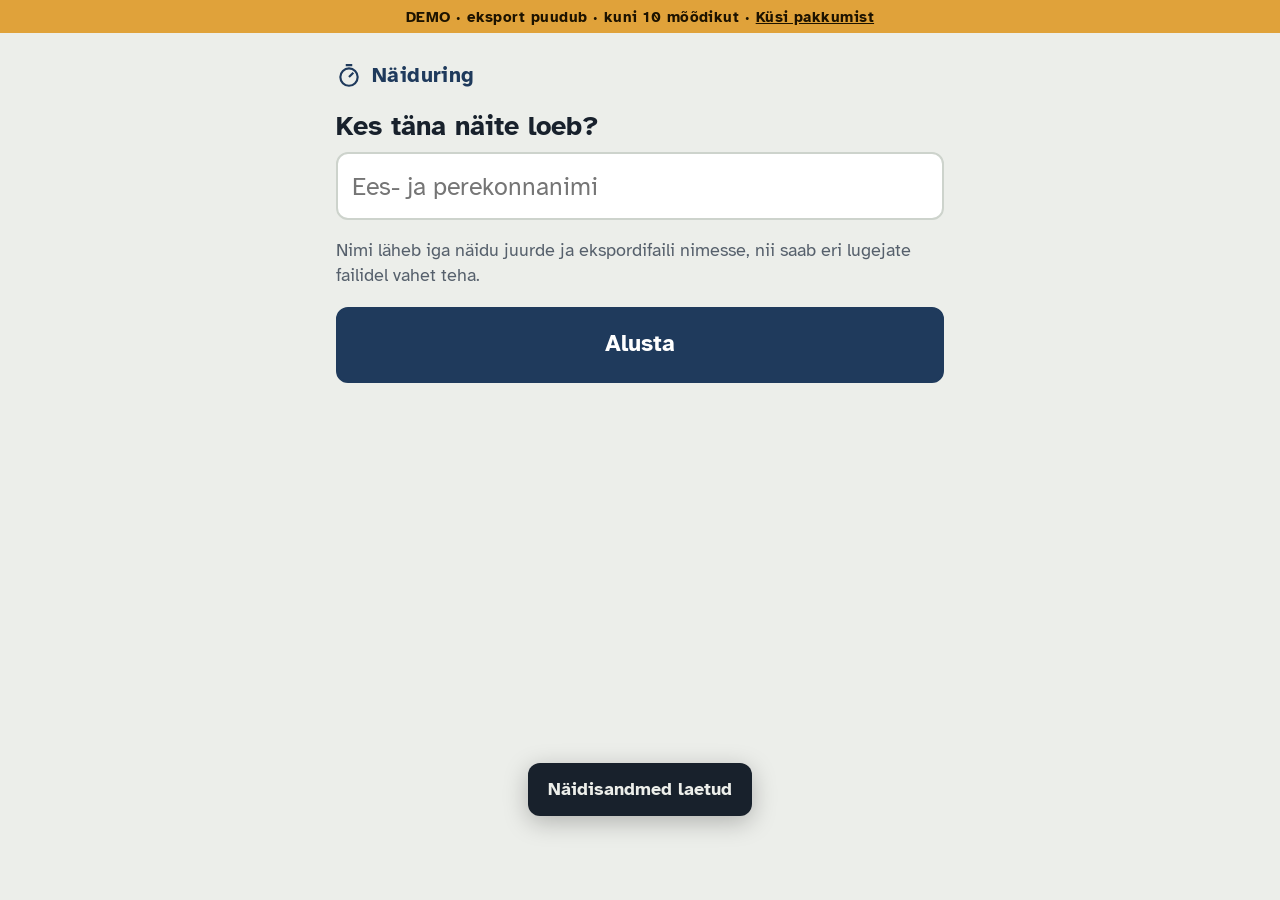
<file: demo.html>
<!doctype html>
<html lang="et">
<head>
<meta charset="utf-8">
<meta name="viewport" content="width=device-width,initial-scale=1,viewport-fit=cover">
<meta name="theme-color" content="#1F3A5C">
<meta name="description" content="Proovi Näiduringi ilma koodita. Demos eksport puudub.">
<link rel="icon" type="image/png" sizes="192x192" href="icon-192.png">
<link rel="apple-touch-icon" href="icon-180.png">
<title>Näiduring demo</title>
<link rel="stylesheet" href="naiduring-fonts.css">
<style>
/* Paigutus: üks kitsas veerg (max 640px), suured puutealad, all fikseeritud vahekaardid. */
:root{
  --bg:#ECEEEA; --surface:#FFFFFF; --sunk:#F5F6F3; --ink:#18212C; --muted:#56606C; --line:#CDD3CC;
  --accent:#1F3A5C; --accent-ink:#FFFFFF; --accent-soft:#DCE6F1;
  --ok:#2C6E35; --ok-bg:#E0F0E1; --warn:#8A5200; --warn-bg:#FFEFCC; --warn-line:#E0A23A; --bad:#A8231B;
  --f-body:"Atkinson Hyperlegible", "Segoe UI", Roboto, Arial, sans-serif;
  --f-num:"Atkinson Hyperlegible Mono", ui-monospace, "SFMono-Regular", Menlo, Consolas, monospace;
  --fs:18px; --r:12px;
  color-scheme:light;
}
@media (prefers-color-scheme: dark){ :root:not([data-theme="light"]){
  --bg:#11161C; --surface:#1A2129; --sunk:#151B22; --ink:#E9EDF0; --muted:#9DA7B1; --line:#2E3742;
  --accent:#8DB8E8; --accent-ink:#0E1A27; --accent-soft:#22344A;
  --ok:#7CC487; --ok-bg:#1C3322; --warn:#F2C26B; --warn-bg:#3A2C10; --warn-line:#9C7020; --bad:#F08A80;
  color-scheme:dark; } }
:root[data-theme="dark"]{
  --bg:#11161C; --surface:#1A2129; --sunk:#151B22; --ink:#E9EDF0; --muted:#9DA7B1; --line:#2E3742;
  --accent:#8DB8E8; --accent-ink:#0E1A27; --accent-soft:#22344A;
  --ok:#7CC487; --ok-bg:#1C3322; --warn:#F2C26B; --warn-bg:#3A2C10; --warn-line:#9C7020; --bad:#F08A80;
  color-scheme:dark; }
:root[data-size="xl"]{ --fs:22px; }
html{font-size:var(--fs); -webkit-text-size-adjust:100%;}
*{box-sizing:border-box}
body{margin:0;background:var(--bg);color:var(--ink);font-family:var(--f-body);line-height:1.4;
  padding-top:env(safe-area-inset-top,0px);}
button,input,select,textarea{font:inherit;color:inherit}
h1,h2,h3{margin:0;line-height:1.15;text-wrap:balance}
.wrap{max-width:640px;margin:0 auto;padding-left:max(16px,env(safe-area-inset-left,0px));padding-right:max(16px,env(safe-area-inset-right,0px));}
main.wrap{padding-block:16px calc(110px + env(safe-area-inset-bottom,0px));display:flex;flex-direction:column;gap:18px}
.num{font-family:var(--f-num);font-variant-numeric:tabular-nums}
.muted{color:var(--muted)}
.small{font-size:.85rem}

/* ülariba */
.top{position:sticky;top:env(safe-area-inset-top,0px);z-index:20;background:var(--accent);color:var(--accent-ink)}
body::before{content:"";position:fixed;inset:0 0 auto;height:env(safe-area-inset-top,0px);z-index:30;background:var(--accent)}
.topin{display:flex;align-items:center;justify-content:space-between;gap:12px;min-height:60px}
.brand{font-weight:700;font-size:1.15rem;letter-spacing:.02em;display:flex;align-items:center;gap:10px}
.brand svg{width:26px;height:26px}
.who{background:transparent;border:2px solid currentColor;border-radius:999px;padding:6px 14px;min-height:44px;cursor:pointer;color:inherit;max-width:55%;white-space:nowrap;overflow:hidden;text-overflow:ellipsis}

/* nupud */
.btn{display:flex;align-items:center;justify-content:center;gap:10px;min-height:58px;padding:10px 18px;border-radius:var(--r);border:2px solid var(--accent);background:var(--surface);color:var(--accent);font-weight:700;font-size:1.05rem;cursor:pointer;text-align:center;text-decoration:none;width:100%}
.btn svg{width:1.4em;height:1.4em;flex:none}
.btn.primary{background:var(--accent);color:var(--accent-ink)}
.btn.huge{min-height:76px;font-size:1.25rem}
.btn.warnbtn{background:var(--warn-line);border-color:var(--warn-line);color:#1d1300}
.btn.danger{border-color:var(--bad);color:var(--bad)}
.btn.armed{background:var(--bad);color:#fff;border-color:var(--bad)}
.btn.quiet{border-color:var(--line);color:var(--ink)}
.btn:focus-visible,.mrow:focus-visible,.chip:focus-visible,.opt:focus-visible,input:focus-visible,textarea:focus-visible{outline:3px solid var(--warn-line);outline-offset:2px}
.row2{display:grid;grid-template-columns:1fr 1fr;gap:10px}
@media (max-width:420px){.row2.stack{grid-template-columns:1fr}}

/* edenemine */
.hero{background:var(--surface);border:1px solid var(--line);border-radius:var(--r);padding:16px;display:flex;flex-direction:column;gap:14px}
.prog-top{display:flex;align-items:baseline;justify-content:space-between;gap:10px;flex-wrap:wrap}
.prog-num{font-size:1.7rem;font-weight:700}
.prog-num span{font-size:1rem;font-weight:400;color:var(--muted)}
.bar{height:14px;border-radius:7px;background:var(--sunk);border:1px solid var(--line);overflow:hidden}
.bar i{display:block;height:100%;background:var(--ok)}

/* filtrid */
.chips{display:flex;gap:8px;overflow-x:auto;padding-bottom:4px;scrollbar-width:none}
.chips::-webkit-scrollbar{display:none}
.chip{flex:none;min-height:48px;padding:8px 16px;border-radius:999px;border:2px solid var(--line);background:var(--surface);cursor:pointer;font-weight:700;display:flex;align-items:center;gap:8px}
.chip .dot{width:12px;height:12px;border-radius:50%;background:var(--c)}
.chip[aria-pressed="true"]{border-color:var(--accent);background:var(--accent-soft)}
.search{width:100%;min-height:54px;border-radius:var(--r);border:2px solid var(--line);background:var(--surface);padding:10px 14px;font-size:1.05rem}

/* loendid */
.sec{display:flex;flex-direction:column;gap:10px}
.sec-h{display:flex;justify-content:space-between;align-items:baseline;gap:10px}
.sec-h h2{font-size:1.15rem}
.list{display:flex;flex-direction:column;gap:8px}
.mrow{display:grid;grid-template-columns:8px 1fr auto;align-items:stretch;gap:0;min-height:76px;border-radius:var(--r);border:1px solid var(--line);background:var(--surface);cursor:pointer;text-align:left;padding:0;overflow:hidden;width:100%}
.mrow .stripe{background:var(--c)}
.mrow .mmain{padding:10px 12px;display:flex;flex-direction:column;justify-content:center;gap:2px;min-width:0}
.mid{font-family:var(--f-num);font-weight:700;font-size:1.15rem}
.mname{font-weight:700;overflow-wrap:anywhere}
.mloc{color:var(--muted);font-size:.85rem;overflow-wrap:anywhere}
.mside{display:flex;align-items:center;padding-right:12px}
.pill{border-radius:999px;padding:5px 12px;font-weight:700;font-size:.85rem;white-space:nowrap}
.pill.due{background:var(--accent-soft);color:var(--accent)}
.pill.done{background:var(--ok-bg);color:var(--ok)}
.pill.warn{background:var(--warn-bg);color:var(--warn)}
.pill.none{background:var(--sunk);color:var(--muted)}
.toggle{background:none;border:none;color:var(--accent);font-weight:700;min-height:48px;cursor:pointer;text-align:left;padding:0}
.empty{background:var(--surface);border:2px dashed var(--line);border-radius:var(--r);padding:22px 18px;display:flex;flex-direction:column;gap:14px}
.empty h2{font-size:1.3rem}

/* näidu sisestus */
.rhead{display:flex;flex-direction:column;gap:6px}
.tag{align-self:flex-start;display:inline-flex;align-items:center;gap:8px;font-weight:700;border-radius:999px;padding:4px 12px;background:var(--sunk);border:2px solid var(--c)}
.tag i{width:12px;height:12px;border-radius:50%;background:var(--c)}
.rhead h1{font-family:var(--f-num);font-size:2.2rem}
.rhead p{margin:0;font-size:1.1rem;font-weight:700}
.prev{background:var(--surface);border:1px solid var(--line);border-radius:var(--r);padding:14px 16px;display:flex;flex-direction:column;gap:6px}
.lbl{color:var(--muted);font-size:.9rem}
.odo{display:flex;align-items:baseline;gap:10px;flex-wrap:wrap}
.odo b{font-family:var(--f-num);font-size:2rem;letter-spacing:.03em;background:var(--sunk);border:1px solid var(--line);border-radius:8px;padding:2px 10px}
.expect{font-weight:700;color:var(--ok)}
.field{display:flex;flex-direction:column;gap:6px}
.field>label,.flabel{font-weight:700;font-size:1.05rem}
.field input[type=text],.field input[type=date],.field textarea,.field select{min-height:58px;border-radius:var(--r);border:2px solid var(--line);background:var(--surface);padding:10px 14px;font-size:1.1rem;width:100%}
.field textarea{min-height:90px;resize:vertical}
.rin{font-family:var(--f-num)!important;font-size:2.6rem!important;font-weight:700;text-align:right;min-height:88px!important;border-width:3px!important;border-color:var(--accent)!important;letter-spacing:.03em}
.check{display:flex;align-items:center;gap:14px;min-height:58px;padding:8px 14px;border:2px solid var(--line);border-radius:var(--r);background:var(--surface);cursor:pointer;font-weight:700}
.check input{width:28px;height:28px;flex:none;accent-color:var(--accent)}
.note{border-radius:var(--r);padding:14px 16px;display:flex;flex-direction:column;gap:6px;font-size:1.05rem}
.note.warn{background:var(--warn-bg);border:3px solid var(--warn-line);color:var(--ink)}
.note.warn b{color:var(--warn)}
.note.info{background:var(--ok-bg);border:1px solid var(--ok);color:var(--ink)}
.photo-prev{display:flex;gap:12px;align-items:center}
.photo-prev img{width:110px;height:110px;object-fit:cover;border-radius:10px;border:1px solid var(--line)}
.opts{display:grid;grid-template-columns:repeat(auto-fill,minmax(130px,1fr));gap:8px}
.opt{min-height:58px;border-radius:var(--r);border:2px solid var(--line);background:var(--surface);cursor:pointer;font-weight:700;display:flex;align-items:center;justify-content:center;gap:8px;padding:8px}
.opt .dot{width:14px;height:14px;border-radius:50%;background:var(--c)}
.opt[aria-pressed="true"]{border-color:var(--accent);background:var(--accent-soft);color:var(--ink)}

/* detail */
.card{background:var(--surface);border:1px solid var(--line);border-radius:var(--r);padding:16px;display:flex;flex-direction:column;gap:12px}
.kv{display:grid;grid-template-columns:auto 1fr;gap:6px 14px}
.kv dt{color:var(--muted)} .kv dd{margin:0;font-weight:700;overflow-wrap:anywhere}
.qrbox{display:flex;gap:16px;align-items:center;flex-wrap:wrap}
.qrbox svg,.qrbox .qrimg{width:150px;height:150px;background:#fff;border-radius:8px;padding:4px}
.qrbox .url{font-size:.8rem;color:var(--muted);overflow-wrap:anywhere;min-width:0;flex:1}
.hist{overflow-x:auto}
.hist table{border-collapse:collapse;width:100%;min-width:440px}
.hist th,.hist td{padding:10px 8px;border-bottom:1px solid var(--line);text-align:left;vertical-align:top}
.hist td.n{text-align:right;font-family:var(--f-num);font-variant-numeric:tabular-nums;white-space:nowrap}
.hist th{font-size:.85rem;color:var(--muted)}
.linkbtn{background:none;border:none;color:var(--accent);font-weight:700;cursor:pointer;padding:6px 0;min-height:40px}
.linkbtn.del{color:var(--bad)}
.linkbtn.armed{background:var(--bad);color:#fff;border-radius:6px;padding:6px 8px}

/* salvestatud */
.done-big{display:flex;flex-direction:column;align-items:center;text-align:center;gap:12px;padding:24px 8px}
.done-big svg{width:96px;height:96px;color:var(--ok)}
.done-big h1{font-size:1.6rem}

/* vahekaardid */
.tabs{position:fixed;left:0;right:0;bottom:0;z-index:20;background:var(--surface);border-top:1px solid var(--line);padding-bottom:env(safe-area-inset-bottom,0px)}
.tabs .wrap{display:grid;grid-template-columns:repeat(4,1fr);gap:4px}
.tab{background:none;border:none;min-height:66px;display:flex;flex-direction:column;align-items:center;justify-content:center;gap:2px;font-weight:700;font-size:.82rem;color:var(--muted);cursor:pointer;border-top:4px solid transparent}
.tab svg{width:26px;height:26px}
.tab[aria-current="page"]{color:var(--accent);border-top-color:var(--accent)}

.demo{background:var(--warn-line);color:#1d1300;font-weight:700;font-size:.85rem;text-align:center;padding-block:6px;letter-spacing:.03em}
.demo a{color:#1d1300}
.toast{position:fixed;left:50%;transform:translateX(-50%);bottom:calc(84px + env(safe-area-inset-bottom,0px));z-index:40;background:var(--ink);color:var(--bg);padding:14px 20px;border-radius:12px;font-weight:700;max-width:min(92vw,560px);box-shadow:0 6px 24px rgba(0,0,0,.25)}

/* skanner */
.scan{position:fixed;inset:0;z-index:50;background:#000;color:#fff;display:flex;flex-direction:column;padding:calc(12px + env(safe-area-inset-top,0px)) max(16px,env(safe-area-inset-right,0px)) calc(16px + env(safe-area-inset-bottom,0px)) max(16px,env(safe-area-inset-left,0px));gap:12px}
.scan video{flex:1;min-height:0;width:100%;object-fit:cover;border-radius:12px;background:#111}
.scan .vf{position:relative;flex:1;min-height:0;display:flex}
.scan .vf::after{content:"";position:absolute;inset:18% 14%;border:4px solid #F2C26B;border-radius:18px;pointer-events:none}
.scan p{margin:0;font-size:1.1rem;font-weight:700;text-align:center}
.scan .manual{display:flex;gap:8px}
.scan .manual input{flex:1;min-width:0;min-height:58px;border-radius:12px;border:2px solid #555;background:#1a1a1a;color:#fff;padding:8px 14px;font-size:1.2rem;font-family:var(--f-num)}
.scan .manual button{min-width:90px;border-radius:12px;border:none;background:#F2C26B;color:#1d1300;font-weight:700;font-size:1.05rem}
.scan .close{background:#fff;color:#000;border:none;border-radius:12px;min-height:58px;font-weight:700;font-size:1.1rem}

/* sildid */
.labels{display:grid;grid-template-columns:repeat(auto-fill,minmax(180px,1fr));gap:10px}
.lab{background:#fff;color:#000;border:1px dashed #888;border-radius:8px;padding:10px;display:flex;flex-direction:column;align-items:center;gap:4px;text-align:center;break-inside:avoid}
.lab svg,.lab .qrimg{width:120px;height:120px}
.lab .lid{font-family:var(--f-num);font-weight:700;font-size:1.3rem}
.lab .lnm{font-size:.8rem;overflow-wrap:anywhere}
.lab .ltp{font-size:.75rem;font-weight:700;border-top:4px solid var(--c);padding-top:2px;width:100%}
.noqr{font-size:.8rem;color:var(--bad)}
@media print{
  @page{margin:8mm}
  body{background:#fff;padding:0}
  body::before,.top,.tabs,.noprint,.toast{display:none!important}
  main.wrap{padding:0;max-width:none}
  .labels{grid-template-columns:repeat(4,1fr);gap:4mm}
  .lab{border:1px dashed #999}
}
@media (prefers-reduced-motion:no-preference){ .bar i{transition:width .4s ease} }
</style>
</head>
<body>
<div id="app"></div>
<div id="layer"></div>

<script src="qrcode.js"></script>
<script src="jsQR.js"></script>
<script>
"use strict";
/* ---------- abi ---------- */
const $ = s => document.querySelector(s);
const esc = s => String(s ?? "").replace(/[&<>"']/g, c => ({"&":"&amp;","<":"&lt;",">":"&gt;",'"':"&quot;","'":"&#39;"}[c]));
const pad = n => String(n).padStart(2, "0");
const fmt = n => (n == null || isNaN(n)) ? "" : Number(n).toLocaleString("et-EE", {maximumFractionDigits: 3});
const dStr = d => { d = new Date(d); return `${pad(d.getDate())}.${pad(d.getMonth()+1)}.${d.getFullYear()}`; };
const tStr = d => { d = new Date(d); return `${pad(d.getHours())}:${pad(d.getMinutes())}`; };
const isoDay = d => { d = new Date(d); return `${d.getFullYear()}-${pad(d.getMonth()+1)}-${pad(d.getDate())}`; };
const normId = s => String(s || "").trim().toUpperCase().replace(/\s+/g, "-");
const parseNum = s => { s = String(s ?? "").replace(/\s/g, "").replace(",", "."); if (s === "" || isNaN(s)) return null; return Number(s); };
const uid = () => Date.now().toString(36) + Math.random().toString(36).slice(2, 7);
const safeName = s => String(s || "lugeja").trim().replace(/[^\p{L}\p{N}_-]+/gu, "_").replace(/^_+|_+$/g, "") || "lugeja";
const MONTHS = ["jaanuar","veebruar","märts","aprill","mai","juuni","juuli","august","september","oktoober","november","detsember"];

const IC = {
  logo:'<svg viewBox="0 0 24 24" fill="none" stroke="currentColor" stroke-width="2"><circle cx="12" cy="13" r="8"/><path d="M12 13l4-4M9 2h6"/></svg>',
  qr:'<svg viewBox="0 0 24 24" fill="none" stroke="currentColor" stroke-width="2"><rect x="3" y="3" width="7" height="7"/><rect x="14" y="3" width="7" height="7"/><rect x="3" y="14" width="7" height="7"/><path d="M14 14h3v3h-3zM20 14v.01M14 20h.01M17 20h4v-3"/></svg>',
  cam:'<svg viewBox="0 0 24 24" fill="none" stroke="currentColor" stroke-width="2"><path d="M3 8h4l2-3h6l2 3h4v11H3z"/><circle cx="12" cy="13" r="4"/></svg>',
  list:'<svg viewBox="0 0 24 24" fill="none" stroke="currentColor" stroke-width="2"><path d="M9 6h12M9 12h12M9 18h12"/><path d="M3 6l1.5 1.5L7 5M3 12l1.5 1.5L7 11M3 18l1.5 1.5L7 17"/></svg>',
  meter:'<svg viewBox="0 0 24 24" fill="none" stroke="currentColor" stroke-width="2"><rect x="3" y="4" width="18" height="16" rx="2"/><path d="M7 10h10v4H7z"/></svg>',
  out:'<svg viewBox="0 0 24 24" fill="none" stroke="currentColor" stroke-width="2"><path d="M12 3v12M7 10l5 5 5-5M4 19h16"/></svg>',
  gear:'<svg viewBox="0 0 24 24" fill="none" stroke="currentColor" stroke-width="2"><circle cx="12" cy="12" r="3"/><path d="M19 12a7 7 0 0 0-.1-1.2l2-1.6-2-3.4-2.4 1a7 7 0 0 0-2-1.2L14 3h-4l-.5 2.6a7 7 0 0 0-2 1.2l-2.4-1-2 3.4 2 1.6a7 7 0 0 0 0 2.4l-2 1.6 2 3.4 2.4-1a7 7 0 0 0 2 1.2L10 21h4l.5-2.6a7 7 0 0 0 2-1.2l2.4 1 2-3.4-2-1.6c.1-.4.1-.8.1-1.2z"/></svg>',
  ok:'<svg viewBox="0 0 24 24" fill="none" stroke="currentColor" stroke-width="2.4"><circle cx="12" cy="12" r="10"/><path d="M7 12.5l3.5 3.5L17 9"/></svg>',
  plus:'<svg viewBox="0 0 24 24" fill="none" stroke="currentColor" stroke-width="2.4"><path d="M12 5v14M5 12h14"/></svg>',
  print:'<svg viewBox="0 0 24 24" fill="none" stroke="currentColor" stroke-width="2"><path d="M6 9V3h12v6M6 18H3v-8h18v8h-3M6 14h12v7H6z"/></svg>'
};

const TYPES_DEFAULT = [
  {key:"elekter", name:"Elekter", unit:"kWh", color:"#C98A00"},
  {key:"vesi",    name:"Vesi",    unit:"m³",  color:"#1E73BE"},
  {key:"soojus",  name:"Soojus",  unit:"MWh", color:"#C0462B"},
  {key:"gaas",    name:"Gaas",    unit:"m³",  color:"#2E8B6E"},
  {key:"muu",     name:"Muu",     unit:"",    color:"#6B5FA8"}
];
const EXTRA_COLORS = ["#8C6D1F","#5A7D2B","#A04A7A","#3E6E8C","#7A5236","#4B4FA8"];
const FREQ = {day:"Igapäevane", week:"Iganädalane", month:"Igakuine", quarter:"Kvartaalne", year:"Aastane", none:"Graafikuta"};
const FREQ_SHORT = {day:"täna", week:"nädal", month:"kuu", quarter:"kvartal", year:"aasta"};

/* ---------- andmebaas (IndexedDB, andmed jäävad seadmesse) ---------- */
const DB = {
  db:null,
  open(){ return new Promise((res, rej) => {
    const r = indexedDB.open("naiduring-demo", 2);
    r.onupgradeneeded = () => { const d = r.result; const has = n => d.objectStoreNames.contains(n);
      if (!has("meters")) d.createObjectStore("meters", {keyPath:"id"});
      if (!has("readings")) d.createObjectStore("readings", {keyPath:"rid"});
      if (!has("photos")) d.createObjectStore("photos");
      if (!has("kv")) d.createObjectStore("kv");
      if (!has("ideas")) d.createObjectStore("ideas", {keyPath:"iid"}); };
    r.onsuccess = () => { this.db = r.result; res(); };
    r.onerror = () => rej(r.error);
  });},
  tx(store, mode, fn){ return new Promise((res, rej) => {
    const t = this.db.transaction(store, mode); const s = t.objectStore(store);
    const out = fn(s); t.oncomplete = () => res(out && out.result !== undefined ? out.result : undefined); t.onerror = () => rej(t.error);
  });},
  all(store){ return this.tx(store, "readonly", s => s.getAll()); },
  get(store, key){ return this.tx(store, "readonly", s => s.get(key)); },
  put(store, val, key){ return this.tx(store, "readwrite", s => key === undefined ? s.put(val) : s.put(val, key)); },
  del(store, key){ return this.tx(store, "readwrite", s => s.delete(key)); },
  clear(store){ return this.tx(store, "readwrite", s => s.clear()); }
};

/* ---------- olek ---------- */
const S = {
  meters:[], readings:[],
  settings:{reader:"", size:"l", types:TYPES_DEFAULT.slice()},
  view:"round", filter:"all", q:"", showDone:false,
  cur:null, draft:null, form:null, formFrom:null, unknownId:null, lastSaved:null,
  exp:{range:"all", from:"", to:"", latest:true},
  print:{mode:"meters", prefix:"M-", start:1, count:24},
  armed:null, dbOk:true,
  ideas:[], idea:{kind:"idea", text:""}
};
let armTimer = null;
function arm(key){ S.armed = key; clearTimeout(armTimer); armTimer = setTimeout(() => { S.armed = null; render(); }, 4000); }
function isArmed(key){ if (S.armed === key){ S.armed = null; clearTimeout(armTimer); return true; } arm(key); render(); return false; }

const typeOf = key => S.settings.types.find(t => t.key === key) || {key, name:key, unit:"", color:"#777"};
const meter = id => S.meters.find(m => m.id === id);
const unitOf = m => m.unit || typeOf(m.type).unit || "";
function readingsOf(id){ return S.readings.filter(r => r.meterId === id).sort((a, b) => a.ts < b.ts ? -1 : 1); }
const lastReading = id => { const r = readingsOf(id); return r[r.length - 1] || null; };

function isoWeek(d){ const t = new Date(Date.UTC(d.getFullYear(), d.getMonth(), d.getDate())); const day = t.getUTCDay() || 7;
  t.setUTCDate(t.getUTCDate() + 4 - day); const y0 = new Date(Date.UTC(t.getUTCFullYear(), 0, 1));
  return t.getUTCFullYear() + "-N" + pad(Math.ceil(((t - y0) / 864e5 + 1) / 7)); }
function periodKey(d, f){ d = new Date(d); const y = d.getFullYear(), m = d.getMonth();
  if (f === "day") return isoDay(d);
  if (f === "month") return `${y}-${pad(m+1)}`;
  if (f === "quarter") return `${y}-K${Math.floor(m/3)+1}`;
  if (f === "year") return `${y}`;
  if (f === "week") return isoWeek(d);
  return null; }
function doneReading(m, now = new Date()){
  if (m.freq === "none") return null;
  const k = periodKey(now, m.freq);
  const rs = readingsOf(m.id).filter(r => periodKey(r.ts, m.freq) === k);
  return rs[rs.length - 1] || null;
}

/* ---------- anomaaliate kontroll ---------- */
function meterHistory(m){
  const rs = readingsOf(m.id); let sc = 0, sd = 0, n = 0;
  for (let i = rs.length - 1; i > 0 && n < 6; i--){
    const a = rs[i-1], b = rs[i]; if (b.replaced) break;
    const d = (new Date(b.ts) - new Date(a.ts)) / 864e5;
    if (d <= 0.01 || b.value < a.value) continue;
    sc += b.value - a.value; sd += d; n++;
  }
  return {avg: (n > 0 && sd > 0) ? sc / sd : null, n};
}
function expected(m, now = new Date()){
  const prev = lastReading(m.id); if (!prev) return null;
  const h = meterHistory(m); if (h.avg == null || h.avg <= 0) return null;
  const days = Math.max((now - new Date(prev.ts)) / 864e5, 0.25);
  const mid = prev.value + h.avg * days, spread = h.avg * days * 0.5;
  return {lo: prev.value + h.avg * days * 0.5, hi: mid + spread, mid};
}
function analyse(m, val, replaced, now = new Date()){
  const out = {warns:[], info:[]}; const u = unitOf(m);
  const prev = lastReading(m.id);
  if (val == null) return out;
  if (!prev){ out.info.push("Esimene näit. Sellest saab järgmiste näitude võrdluse alus."); return out; }
  if (replaced){ out.info.push("Märgitud: mõõdik vahetati või läks nulli. Selle näiduga tarbimist ei arvutata."); return out; }
  if (val < prev.value){
    out.warns.push(`Näit on <b>väiksem</b> kui eelmine (${fmt(prev.value)} ${u}). Kontrolli numbrit. Kui mõõdik vahetati või läks nulli, tee allpool linnuke.`);
    return out;
  }
  const cons = val - prev.value;
  const days = Math.max((now - new Date(prev.ts)) / 864e5, 0.25);
  const h = meterHistory(m);
  if (cons === 0){ out.warns.push("Tarbimine on <b>null</b>: näit on sama mis eelmisel korral. Kas mõõdik töötab?"); return out; }
  if (h.avg != null && h.avg > 0){
    const ratio = (cons / days) / h.avg;
    if (ratio >= 2) out.warns.push(`Tarbimine on <b>${ratio.toFixed(1).replace(".", ",")} korda suurem</b> kui tavaliselt. Kontrolli numbrit.`);
    else if (ratio <= 0.4) out.warns.push(`Tarbimine on tavalisest <b>${Math.round((1 - ratio) * 100)}% väiksem</b>. Kontrolli numbrit.`);
    else out.info.push(`Tarbimine ${fmt(cons)} ${u}. See on tavapärases vahemikus.`);
  } else out.info.push(`Tarbimine eelmisest näidust: ${fmt(cons)} ${u}.`);
  return out;
}

/* ---------- salvestus ---------- */
async function saveSettings(){ try { await DB.put("kv", S.settings, "settings"); } catch(e){} applySize(); }
function applySize(){ document.documentElement.dataset.size = S.settings.size === "xl" ? "xl" : "l"; }
async function load(){
  try {
    await DB.open();
    S.meters = await DB.all("meters") || [];
    S.readings = await DB.all("readings") || [];
    S.ideas = await DB.all("ideas") || [];
    const st = await DB.get("kv", "settings");
    if (st) S.settings = Object.assign(S.settings, st);
  } catch(e){ S.dbOk = false; }
  applySize();
}

let toastTimer = null;
function toast(msg){ const l = $("#layer"); l.querySelector(".toast")?.remove();
  const t = document.createElement("div"); t.className = "toast"; t.setAttribute("role", "status"); t.textContent = msg; l.appendChild(t);
  clearTimeout(toastTimer); toastTimer = setTimeout(() => t.remove(), 3200); }

function download(blob, name){ const a = document.createElement("a"); a.href = URL.createObjectURL(blob); a.download = name;
  document.body.appendChild(a); a.click(); setTimeout(() => { URL.revokeObjectURL(a.href); a.remove(); }, 3000); }

/* ---------- QR ---------- */
function qrText(id){
  const base = location.href.split("#")[0];
  return /^https?:/.test(location.protocol) ? `${base}#m=${encodeURIComponent(id)}` : id;
}
function qrSvg(text){
  if (typeof qrcode === "undefined") return '<div class="noqr">QR-koodi loomiseks on vaja internetti.</div>';
  if (qrcode.stringToBytesFuncs && qrcode.stringToBytesFuncs["UTF-8"]) qrcode.stringToBytes = qrcode.stringToBytesFuncs["UTF-8"];
  const q = qrcode(0, "M"); q.addData(text); q.make();
  return q.createSvgTag({cellSize:4, margin:2, scalable:true});
}
function codeToId(t){
  t = String(t || "").trim();
  try { const u = new URL(t); const p = new URLSearchParams(u.hash.slice(1)); if (p.get("m")) return normId(p.get("m")); } catch(e){}
  return normId(t);
}
function openById(id){
  id = normId(id); if (!id) return;
  if (meter(id)) startReading(id);
  else { S.unknownId = id; S.view = "unknown"; render(); }
}

/* ---------- skanner ---------- */
let scanStream = null, scanRun = false;
async function openScanner(){
  const l = $("#layer");
  l.insertAdjacentHTML("beforeend", `<div class="scan" id="scan" role="dialog" aria-label="QR-koodi skanner">
    <p id="scanMsg">Suuna kaamera mõõdiku QR-koodile</p>
    <div class="vf"><video id="scanV" playsinline muted></video></div>
    <form class="manual" id="scanForm"><input id="scanIn" placeholder="või kirjuta mõõdiku nr" autocomplete="off" autocapitalize="characters"><button type="submit">Ava</button></form>
    <button class="close" data-act="scanClose">Sulge</button></div>`);
  $("#scanForm").addEventListener("submit", e => { e.preventDefault(); const v = $("#scanIn").value; if (v.trim()){ closeScanner(); openById(v); } });
  try {
    scanStream = await navigator.mediaDevices.getUserMedia({video:{facingMode:"environment"}, audio:false});
    const v = $("#scanV"); v.srcObject = scanStream; await v.play();
    scanRun = true;
    const det = ("BarcodeDetector" in window) ? new BarcodeDetector({formats:["qr_code"]}) : null;
    const cv = document.createElement("canvas"); const cx = cv.getContext("2d", {willReadFrequently:true});
    const tick = async () => {
      if (!scanRun) return;
      try {
        let txt = null;
        if (v.readyState >= 2){
          if (det){ const r = await det.detect(v); if (r.length) txt = r[0].rawValue; }
          else if (typeof jsQR !== "undefined"){
            const w = 480, h = Math.round(480 * v.videoHeight / v.videoWidth) || 360;
            cv.width = w; cv.height = h; cx.drawImage(v, 0, 0, w, h);
            const r = jsQR(cx.getImageData(0, 0, w, h).data, w, h, {inversionAttempts:"dontInvert"}); if (r) txt = r.data;
          }
        }
        if (txt){ if (navigator.vibrate) navigator.vibrate(80); closeScanner(); openById(codeToId(txt)); return; }
      } catch(e){}
      setTimeout(() => requestAnimationFrame(tick), 120);
    };
    tick();
  } catch(e){
    const m = $("#scanMsg"); if (m) m.textContent = "Kaamerat ei saanud avada. Kirjuta mõõdiku number käsitsi.";
    $("#scanIn")?.focus();
  }
}
function closeScanner(){ scanRun = false; if (scanStream){ scanStream.getTracks().forEach(t => t.stop()); scanStream = null; } $("#scan")?.remove(); }

/* ---------- foto ---------- */
function compress(file){ return new Promise((res, rej) => {
  const img = new Image(); const url = URL.createObjectURL(file);
  img.onload = () => { const max = 1400; let {width:w, height:h} = img; const k = Math.min(1, max / Math.max(w, h));
    w = Math.round(w * k); h = Math.round(h * k); const c = document.createElement("canvas"); c.width = w; c.height = h;
    c.getContext("2d").drawImage(img, 0, 0, w, h); URL.revokeObjectURL(url); c.toBlob(b => b ? res(b) : rej(), "image/jpeg", 0.72); };
  img.onerror = () => { URL.revokeObjectURL(url); rej(); }; img.src = url;
});}

/* ---------- toimingud ---------- */
function startReading(id){
  S.cur = id; if (S.draft?.photoUrl) URL.revokeObjectURL(S.draft.photoUrl);
  S.draft = {value:"", comment:"", replaced:false, photoBlob:null, photoUrl:null, confirm:false};
  S.view = "read"; render(); window.scrollTo(0, 0);
}
async function saveReading(){
  const m = meter(S.cur), d = S.draft; const val = parseNum(d.value);
  if (val == null){ toast("Sisesta näit numbrina"); $("#rv")?.focus(); return; }
  const a = analyse(m, val, d.replaced);
  if (a.warns.length && !d.confirm){ d.confirm = true; render(); $("#analysis")?.scrollIntoView({block:"center"}); return; }
  const r = {rid:uid(), meterId:m.id, ts:new Date().toISOString(), value:val, reader:S.settings.reader,
    comment:(d.comment || "").trim(), warn:a.warns.map(w => w.replace(/<[^>]+>/g, "")).join(" "), replaced:!!d.replaced, photo:!!d.photoBlob};
  try { await DB.put("readings", r); if (d.photoBlob) await DB.put("photos", d.photoBlob, r.rid); }
  catch(e){ toast("Salvestamine ebaõnnestus. Proovi uuesti."); return; }
  S.readings.push(r); if (d.photoUrl) URL.revokeObjectURL(d.photoUrl);
  S.draft = null; S.lastSaved = r; S.view = "saved"; render(); window.scrollTo(0, 0);
}
function newMeterForm(id = ""){
  S.form = {isNew:true, id, name:"", location:"", type:"elekter", unit:typeOf("elekter").unit, freq:"month", start:"", note:""};
}
async function saveMeter(){
  const f = S.form; const id = normId(f.id);
  if (!id){ toast("Mõõdiku number või tähis on kohustuslik"); return; }
  if (!f.name.trim()){ toast("Lisa mõõdikule nimetus"); return; }
  if (f.isNew && S.meters.length >= DEMO_MAX){ toast(`Demos saab lisada kuni ${DEMO_MAX} mõõdikut`); return; }
  if (f.isNew && meter(id)){ toast(`Mõõdik ${id} on juba olemas`); return; }
  const start = parseNum(f.start);
  if (f.isNew && String(f.start).trim() && start == null){ toast("Algnäit peab olema number"); return; }
  const old = meter(id) || {};
  const m = {id, name:f.name.trim(), location:f.location.trim(), type:f.type, unit:f.unit.trim(), freq:f.freq, note:f.note.trim(),
    created: old.created || new Date().toISOString(), sample: old.sample || false};
  await DB.put("meters", m);
  S.meters = S.meters.filter(x => x.id !== id).concat(m);
  if (f.isNew && start != null){
    const r = {rid:uid(), meterId:id, ts:new Date().toISOString(), value:start, reader:S.settings.reader, comment:"Algnäit registreerimisel", warn:"", replaced:false, photo:false};
    await DB.put("readings", r); S.readings.push(r);
  }
  const from = S.formFrom; S.form = null; S.formFrom = null;
  toast(f.isNew ? `Mõõdik ${id} lisatud` : "Muudatused salvestatud");
  if (f.isNew && from === "scan" && start == null) startReading(id);
  else { S.cur = id; S.view = "detail"; render(); }
}
async function deleteMeter(id){
  const rs = readingsOf(id);
  for (const r of rs){ await DB.del("readings", r.rid); if (r.photo) await DB.del("photos", r.rid); }
  await DB.del("meters", id);
  S.readings = S.readings.filter(r => r.meterId !== id); S.meters = S.meters.filter(m => m.id !== id);
  S.view = "meters"; toast(`Mõõdik ${id} kustutatud`); render();
}
async function deleteReading(rid){
  const r = S.readings.find(x => x.rid === rid); if (!r) return;
  await DB.del("readings", rid); if (r.photo) await DB.del("photos", rid);
  S.readings = S.readings.filter(x => x.rid !== rid); toast("Näit kustutatud"); render();
}

/* ---------- eksport ---------- */
function rangeOf(){
  const now = new Date(); const e = S.exp;
  if (e.range === "today"){ const a = new Date(now.getFullYear(), now.getMonth(), now.getDate()); return [a, new Date(+a + 864e5)]; }
  if (e.range === "month") return [new Date(now.getFullYear(), now.getMonth(), 1), new Date(now.getFullYear(), now.getMonth() + 1, 1)];
  if (e.range === "prev") return [new Date(now.getFullYear(), now.getMonth() - 1, 1), new Date(now.getFullYear(), now.getMonth(), 1)];
  if (e.range === "custom"){ const a = e.from ? new Date(e.from + "T00:00") : new Date(2000, 0, 1); const b = e.to ? new Date(+new Date(e.to + "T00:00") + 864e5) : new Date(2999, 0, 1); return [a, b]; }
  return [new Date(2000, 0, 1), new Date(2999, 0, 1)];
}
function photoName(r){ return `${isoDay(r.ts)}_${r.meterId}_${r.rid}.jpg`.replace(/[^\w.-]+/g, "_"); }
/* Periood: graafikuga mõõdikul sageduse järgi, graafikuta mõõdikul päev */
const periodOf = (m, ts) => m.freq === "none" ? isoDay(ts) : periodKey(ts, m.freq);
function exportRows(){
  const [a, b] = rangeOf(); const rows = []; let dropped = 0;
  for (const m of S.meters){
    const all = readingsOf(m.id); const t = typeOf(m.type);
    let rs = all;
    if (S.exp.latest){
      /* sama mõõdiku sama perioodi kohta jääb alles ainult kõige hilisem näit */
      const last = new Map(); all.forEach(r => last.set(periodOf(m, r.ts), r));
      const keep = new Set([...last.values()].map(r => r.rid));
      rs = all.filter(r => keep.has(r.rid));
      dropped += all.filter(r => !keep.has(r.rid) && new Date(r.ts) >= a && new Date(r.ts) < b).length;
    }
    rs.forEach((r, i) => {
      const d = new Date(r.ts); if (d < a || d >= b) return;
      const p = i > 0 ? rs[i-1] : null;
      /* kui välja jäetud näitude hulgas oli mõõdiku vahetus, ei saa tarbimist arvutada */
      const repl = r.replaced || (p && all.some(x => x.replaced && x.ts > p.ts && x.ts <= r.ts));
      rows.push({_r:r, "Kuupäev":new Date(d.getFullYear(), d.getMonth(), d.getDate()), "Kellaaeg":tStr(d), "Periood":periodOf(m, r.ts), "Lugeja":r.reader || "",
        "Mõõdiku ID":m.id, "Nimetus":m.name, "Asukoht":m.location || "", "Liik":t.name, "Ühik":unitOf(m),
        "Näit":r.value, "Eelmine näit":p ? p.value : "", "Eelmise kuupäev":p ? dStr(p.ts) : "",
        "Tarbimine":(p && !repl) ? Math.round((r.value - p.value) * 1000) / 1000 : "",
        "Mõõdik vahetatud":repl ? "jah" : "", "Hoiatus":r.warn || "", "Kommentaar":r.comment || "", "Foto":r.photo ? photoName(r) : ""});
    });
  }
  rows.sort((x, y) => x._r.ts < y._r.ts ? -1 : 1);
  rows.dropped = dropped;
  return rows;
}
const today = () => isoDay(new Date());
const fileBase = () => `Naidud_${safeName(S.settings.reader)}_${today()}`;
const DEMO_MSG = "Demos see funktsioon puudub. Täisversioonis saad andmed Excelisse.";
const DEMO_MAX = 10;

/* ---------- parendusettepanekud ---------- */
const IDEA_KINDS = {idea:"Ettepanek", bug:"Viga", question:"Küsimus"};
const ideasSorted = () => S.ideas.slice().sort((a, b) => a.ts < b.ts ? 1 : -1);
async function saveIdea(){
  const t = (S.idea.text || "").trim(); if (!t){ toast("Kirjuta ettepanek enne salvestamist"); $("#i-text")?.focus(); return; }
  const x = {iid:uid(), ts:new Date().toISOString(), author:S.settings.reader, kind:S.idea.kind, text:t};
  try { await DB.put("ideas", x); } catch(e){ toast("Salvestamine ebaõnnestus"); return; }
  S.ideas.push(x); S.idea = {kind:S.idea.kind, text:""}; toast("Ettepanek salvestatud. Aitäh!"); render();
}
async function deleteIdea(iid){ await DB.del("ideas", iid); S.ideas = S.ideas.filter(x => x.iid !== iid); toast("Ettepanek kustutatud"); render(); }
function ideasExcel(){ toast(DEMO_MSG); }
async function ideasCopy(){
  const txt = ideasSorted().map(x => `${dStr(x.ts)} · ${x.author || ""} · ${IDEA_KINDS[x.kind] || x.kind}\n${x.text}`).join("\n\n");
  if (!txt){ toast("Ettepanekuid veel pole"); return; }
  try { await navigator.clipboard.writeText(txt); toast("Kopeeritud. Kleebi e-kirja või sõnumisse."); }
  catch(e){ const ta = $("#i-all"); if (ta){ ta.hidden = false; ta.value = txt; ta.select(); } toast("Vali tekst ja kopeeri käsitsi"); }
}

/* ---------- näidisandmed ---------- */
async function loadSample(){
  const defs = [
    ["E-001","Peakilp","Tootmishoone A, elektriruum","elekter","month",420],
    ["E-002","Kompressorijaam","Tootmishoone A, kelder","elekter","month",180],
    ["E-003","Lao valgustus","Laohoone B","elekter","quarter",35],
    ["V-001","Veesisend","Pumbamaja","vesi","month",6.5],
    ["V-002","Pesuliin","Tootmishoone A","vesi","month",1.2],
    ["S-001","Soojussõlm","Kontorihoone, kelder","soojus","month",0.35],
    ["S-002","Soojussõlm","Tootmishoone A","soojus","month",0.9],
    ["G-001","Katlamaja","Katlamaja","gaas","quarter",55]];
  const now = new Date(); let seed = 7; const rnd = () => (seed = (seed * 9301 + 49297) % 233280) / 233280;
  for (const [id, name, loc, type, freq, rate] of defs){
    if (meter(id)) continue;
    const m = {id, name, location:loc, type, unit:typeOf(type).unit, freq, note:"", created:new Date().toISOString(), sample:true};
    await DB.put("meters", m); S.meters.push(m);
    let v = Math.round(rate * 900 * (0.8 + rnd() * 0.4) * 10) / 10; let prevD = null;
    const step = freq === "quarter" ? 3 : 1;
    for (let k = 6; k >= 1; k -= step){
      const d = new Date(now.getFullYear(), now.getMonth() - k, 24 + Math.floor(rnd() * 4), 9 + Math.floor(rnd() * 5), Math.floor(rnd() * 60));
      if (prevD) v = Math.round((v + rate * ((d - prevD) / 864e5) * (0.85 + rnd() * 0.3)) * 1000) / 1000;
      prevD = d;
      const r = {rid:uid(), meterId:id, ts:d.toISOString(), value:v, reader:"Näidis", comment:"", warn:"", replaced:false, photo:false};
      await DB.put("readings", r); S.readings.push(r);
    }
    if (["E-002","V-001"].includes(id) && now.getDate() > 1){
      const d = new Date(now.getFullYear(), now.getMonth(), Math.max(1, now.getDate() - 1), 10, 15);
      v = Math.round((v + rate * ((d - prevD) / 864e5)) * 1000) / 1000;
      const r = {rid:uid(), meterId:id, ts:d.toISOString(), value:v, reader:"Näidis", comment:"", warn:"", replaced:false, photo:false};
      await DB.put("readings", r); S.readings.push(r);
    }
  }
  toast("Näidisandmed laetud"); S.view = "round"; render();
}
async function removeSample(){ for (const m of S.meters.filter(x => x.sample)){ for (const r of readingsOf(m.id)) await DB.del("readings", r.rid); await DB.del("meters", m.id); }
  const ids = new Set(S.meters.filter(x => x.sample).map(x => x.id));
  S.readings = S.readings.filter(r => !ids.has(r.meterId)); S.meters = S.meters.filter(m => !m.sample); toast("Näidisandmed eemaldatud"); render(); }
async function wipeAll(){ for (const s of ["meters","readings","photos","ideas"]) await DB.clear(s); S.meters = []; S.readings = []; S.ideas = []; toast("Kõik andmed kustutatud"); S.view = "round"; render(); }

/* ---------- vaated ---------- */
function filtered(){
  const q = S.q.trim().toLowerCase();
  return S.meters.filter(m => (S.filter === "all" || m.type === S.filter) &&
    (!q || [m.id, m.name, m.location].join(" ").toLowerCase().includes(q)))
    .sort((a, b) => a.id < b.id ? -1 : 1);
}
function chipsHtml(){
  const used = S.settings.types.filter(t => S.meters.some(m => m.type === t.key));
  if (used.length < 2) return "";
  return `<div class="chips" role="group" aria-label="Liik">
    <button class="chip" data-act="filter" data-v="all" aria-pressed="${S.filter === "all"}">Kõik <span class="muted">${S.meters.length}</span></button>
    ${used.map(t => `<button class="chip" data-act="filter" data-v="${esc(t.key)}" aria-pressed="${S.filter === t.key}" style="--c:${t.color}"><span class="dot"></span>${esc(t.name)} <span class="muted">${S.meters.filter(m => m.type === t.key).length}</span></button>`).join("")}
  </div>`;
}
function mrow(m, side){
  const t = typeOf(m.type);
  return `<button class="mrow" data-act="${S.view === "meters" ? "detail" : "read"}" data-id="${esc(m.id)}" style="--c:${t.color}">
    <span class="stripe"></span>
    <span class="mmain"><span class="mid">${esc(m.id)}</span><span class="mname">${esc(m.name)}</span>
      <span class="mloc">${esc(t.name)}${m.location ? " · " + esc(m.location) : ""}</span></span>
    <span class="mside">${side}</span></button>`;
}
function vName(){
  return `<main class="wrap" style="padding-top:28px">
    <div class="rhead"><span class="brand" style="color:var(--accent)">${IC.logo} Näiduring</span></div>
    <div class="field"><label for="nm" style="font-size:1.5rem">Kes täna näite loeb?</label>
      <input type="text" id="nm" data-bind="nameDraft" value="${esc(S.nameDraft ?? S.settings.reader)}" placeholder="Ees- ja perekonnanimi" autocomplete="name" style="font-size:1.4rem;min-height:68px"></div>
    <p class="muted" style="margin:0">Nimi läheb iga näidu juurde ja ekspordifaili nimesse, nii saab eri lugejate failidel vahet teha.</p>
    <button class="btn primary huge" data-act="setName">${S.settings.reader ? "Salvesta nimi" : "Alusta"}</button>
    ${S.settings.reader ? `<button class="btn quiet" data-act="tab" data-v="round">Tühista</button>` : ""}
  </main>`;
}
function vRound(){
  if (!S.meters.length) return `<main class="wrap">
    <div class="empty"><h2>Mõõdikuid veel pole</h2>
      <p style="margin:0">Esimesel ringil registreeri iga mõõdik: anna talle number, nimetus, liik ja lugemise sagedus. Kui mõõdikul on QR-kleebis, skanni see ja tööriist pakub kohe registreerimist.</p>
      <button class="btn primary huge" data-act="addMeter">${IC.plus} Lisa esimene mõõdik</button>
      <button class="btn" data-act="scan">${IC.qr} Skanni QR-kleebis</button>
      <button class="btn quiet" data-act="sample">Proovi näidisandmetega</button></div></main>`;
  const now = new Date(); const list = filtered();
  const sched = list.filter(m => m.freq !== "none");
  const done = sched.filter(m => doneReading(m, now)), due = sched.filter(m => !doneReading(m, now));
  const none = list.filter(m => m.freq === "none");
  const pct = sched.length ? Math.round(done.length / sched.length * 100) : 0;
  return `<main class="wrap">
    <section class="hero">
      <div class="prog-top"><div class="prog-num num">${done.length} <span>/ ${sched.length} loetud</span></div>
        <div class="muted small">${MONTHS[now.getMonth()]} ${now.getFullYear()}</div></div>
      <div class="bar" role="progressbar" aria-valuenow="${pct}" aria-valuemin="0" aria-valuemax="100"><i style="width:${pct}%"></i></div>
      <button class="btn primary huge" data-act="scan">${IC.qr} Skanni QR-kood</button>
    </section>
    ${chipsHtml()}
    <input class="search" type="search" id="q" data-bind="q" value="${esc(S.q)}" placeholder="Otsi numbri, nime või asukoha järgi" aria-label="Otsi">
    <section class="sec"><div class="sec-h"><h2>Lugeda</h2><span class="muted num">${due.length}</span></div>
      <div class="list">${due.length ? due.map(m => mrow(m, `<span class="pill due">${FREQ_SHORT[m.freq]}</span>`)).join("") : `<p class="muted" style="margin:0">Kõik selle perioodi näidud on loetud.</p>`}</div></section>
    ${done.length ? `<section class="sec"><button class="toggle" data-act="toggleDone" aria-expanded="${S.showDone}">${S.showDone ? "▾" : "▸"} Loetud (${done.length})</button>
      ${S.showDone ? `<div class="list">${done.map(m => { const r = doneReading(m, now); return mrow(m, `<span class="pill ${r.warn ? "warn" : "done"}">${r.warn ? "Hoiatus" : "Loetud"} ${dStr(r.ts).slice(0, 5)}</span>`); }).join("")}</div>` : ""}</section>` : ""}
    ${none.length ? `<section class="sec"><div class="sec-h"><h2>Graafikuta</h2><span class="muted num">${none.length}</span></div>
      <div class="list">${none.map(m => mrow(m, `<span class="pill none">vajadusel</span>`)).join("")}</div></section>` : ""}
  </main>`;
}
function vRead(){
  const m = meter(S.cur); if (!m) return vRound();
  const t = typeOf(m.type), u = unitOf(m), prev = lastReading(m.id), ex = expected(m), d = S.draft;
  return `<main class="wrap">
    <div class="rhead"><span class="tag" style="--c:${t.color}"><i></i>${esc(t.name)}</span>
      <h1>${esc(m.id)}</h1><p>${esc(m.name)}${m.location ? `<span class="muted" style="font-weight:400"> · ${esc(m.location)}</span>` : ""}</p></div>
    ${prev ? `<div class="prev"><span class="lbl">Eelmine näit · ${dStr(prev.ts)}${prev.reader ? " · " + esc(prev.reader) : ""}</span>
      <div class="odo"><b>${fmt(prev.value)}</b><span>${esc(u)}</span></div>
      ${ex ? `<span class="expect">Oodatav täna umbes ${fmt(Math.round(ex.lo))} … ${fmt(Math.round(ex.hi))} ${esc(u)}</span>` : ""}</div>`
      : `<div class="note info">Sellel mõõdikul pole veel ühtegi näitu. Esimene näit on võrdluse alus.</div>`}
    <div class="field"><label for="rv">Uus näit${u ? ` (${esc(u)})` : ""}</label>
      <input type="text" id="rv" class="rin" inputmode="decimal" autocomplete="off" data-bind="draft.value" value="${esc(d.value)}" placeholder="0"></div>
    <div id="analysis">${analysisHtml()}</div>
    ${prev ? `<label class="check"><input type="checkbox" id="repl" data-bind="draft.replaced" ${d.replaced ? "checked" : ""}> Mõõdik vahetati või läks nulli</label>` : ""}
    <div class="field"><span class="flabel">Foto mõõdikust</span>
      ${d.photoUrl ? `<div class="photo-prev"><img src="${d.photoUrl}" alt="Mõõdiku foto"><div style="flex:1;display:flex;flex-direction:column;gap:8px">
        <label class="btn quiet" for="ph">${IC.cam} Tee uus</label><button class="btn danger" data-act="photoDel">Eemalda foto</button></div></div>`
      : `<label class="btn" for="ph">${IC.cam} Tee foto</label>`}
      <input type="file" id="ph" accept="image/*" capture="environment" hidden></div>
    <div class="field"><label for="rc">Märkus (vabatahtlik)</label><textarea id="rc" data-bind="draft.comment">${esc(d.comment)}</textarea></div>
    <button class="btn huge ${d.confirm ? "warnbtn" : "primary"}" data-act="saveReading" id="saveBtn">${d.confirm ? "Näit on õige, salvesta" : "Salvesta näit"}</button>
    <button class="btn quiet" data-act="back">Tühista</button>
  </main>`;
}
function analysisHtml(){
  const m = meter(S.cur), d = S.draft; if (!m || !d) return "";
  const v = parseNum(d.value); if (v == null) return "";
  const a = analyse(m, v, d.replaced);
  if (a.warns.length) return `<div class="note warn" role="alert"><b>Kontrolli näitu</b>${a.warns.map(w => `<span>${w}</span>`).join("")}
    ${d.confirm ? `<span>Kui näit on kindlasti õige, vajuta uuesti salvesta. Hoiatus läheb ekspordifaili kaasa.</span>` : ""}</div>`;
  return a.info.length ? `<div class="note info">${a.info.map(i => `<span>${i}</span>`).join("")}</div>` : "";
}
function vSaved(){
  const r = S.lastSaved, m = meter(r.meterId); const now = new Date();
  const next = filtered().filter(x => x.freq !== "none" && !doneReading(x, now) && x.id !== r.meterId)[0];
  return `<main class="wrap"><div class="done-big">${IC.ok}<h1>Salvestatud</h1>
      <p style="margin:0;font-size:1.2rem"><b class="num">${esc(m.id)}</b> · ${esc(m.name)}<br><span class="num" style="font-size:1.6rem;font-weight:700">${fmt(r.value)} ${esc(unitOf(m))}</span></p>
      ${r.warn ? `<span class="pill warn">Salvestatud hoiatusega</span>` : ""}${r.photo ? `<span class="pill done">Foto lisatud</span>` : ""}</div>
    <button class="btn primary huge" data-act="scan">${IC.qr} Skanni järgmine</button>
    ${next ? `<button class="btn" data-act="read" data-id="${esc(next.id)}">Järgmine nimekirjas: ${esc(next.id)} · ${esc(next.name)}</button>` : `<div class="note info">Kõik selle perioodi näidud on loetud.</div>`}
    <button class="btn quiet" data-act="tab" data-v="round">Tagasi nimekirja</button></main>`;
}
function vUnknown(){
  return `<main class="wrap"><div class="empty"><h2>Mõõdik <span class="num">${esc(S.unknownId)}</span> pole veel registreeritud</h2>
    <p style="margin:0">Registreeri see mõõdik nüüd. Pärast salvestamist saad kohe näidu sisestada.</p>
    <button class="btn primary huge" data-act="regUnknown">${IC.plus} Registreeri mõõdik</button>
    <button class="btn quiet" data-act="tab" data-v="round">Tagasi</button></div></main>`;
}
function vMeters(){
  const list = filtered();
  return `<main class="wrap">
    <div class="row2 stack"><button class="btn primary" data-act="addMeter">${IC.plus} Lisa mõõdik</button>
      <button class="btn" data-act="printView" data-v="meters">${IC.print} QR-sildid</button></div>
    ${chipsHtml()}
    <input class="search" type="search" id="q" data-bind="q" value="${esc(S.q)}" placeholder="Otsi numbri, nime või asukoha järgi" aria-label="Otsi">
    <div class="list">${list.length ? list.map(m => { const l = lastReading(m.id);
      return mrow(m, `<span class="pill none">${FREQ[m.freq]}${l ? "" : " · näiduta"}</span>`); }).join("") : `<p class="muted">Ühtegi mõõdikut ei leitud.</p>`}</div>
    ${S.meters.length ? "" : `<button class="btn quiet" data-act="sample">Proovi näidisandmetega</button>`}
  </main>`;
}
function vDetail(){
  const m = meter(S.cur); if (!m) return vMeters();
  const t = typeOf(m.type), u = unitOf(m), rs = readingsOf(m.id).slice().reverse();
  return `<main class="wrap">
    <div class="rhead"><span class="tag" style="--c:${t.color}"><i></i>${esc(t.name)}</span><h1>${esc(m.id)}</h1><p>${esc(m.name)}</p></div>
    <button class="btn primary huge" data-act="read" data-id="${esc(m.id)}">Sisesta näit</button>
    <div class="card"><dl class="kv">
      <dt>Asukoht</dt><dd>${esc(m.location || "–")}</dd><dt>Ühik</dt><dd>${esc(u || "–")}</dd>
      <dt>Sagedus</dt><dd>${FREQ[m.freq]}</dd>${m.note ? `<dt>Märkus</dt><dd>${esc(m.note)}</dd>` : ""}</dl>
      <button class="btn quiet" data-act="editMeter">Muuda andmeid</button></div>
    <div class="card"><h3>QR-kood</h3><div class="qrbox">${qrSvg(qrText(m.id))}<span class="url">${esc(qrText(m.id))}</span></div></div>
    <div class="card"><h3>Ajalugu (${rs.length})</h3>
      ${rs.length ? `<div class="hist"><table><thead><tr><th>Kuupäev</th><th style="text-align:right">Näit</th><th style="text-align:right">Tarbimine</th><th>Info</th><th></th></tr></thead><tbody>
      ${rs.map((r, i) => { const p = rs[i+1]; const c = (p && !r.replaced) ? r.value - p.value : null;
        return `<tr><td>${dStr(r.ts)}<br><span class="muted small">${tStr(r.ts)} ${esc(r.reader || "")}</span></td>
          <td class="n">${fmt(r.value)}</td><td class="n">${c != null ? fmt(Math.round(c * 1000) / 1000) : (r.replaced ? "vahetus" : "–")}</td>
          <td>${r.warn ? `<span class="pill warn">Hoiatus</span> ` : ""}${r.photo ? `<button class="linkbtn" data-act="showPhoto" data-id="${r.rid}">Foto</button> ` : ""}${r.comment ? `<span class="small">${esc(r.comment)}</span>` : ""}</td>
          <td><button class="linkbtn del ${S.armed === "r" + r.rid ? "armed" : ""}" data-act="delReading" data-id="${r.rid}">${S.armed === "r" + r.rid ? "Kinnita" : "Kustuta"}</button></td></tr>`; }).join("")}
      </tbody></table></div>` : `<p class="muted" style="margin:0">Näite veel pole.</p>`}</div>
    <div id="photoBox"></div>
    <button class="btn ${S.armed === "m" + m.id ? "armed" : "danger"}" data-act="delMeter">${S.armed === "m" + m.id ? "Vajuta uuesti: kustutab mõõdiku ja kõik näidud" : "Kustuta mõõdik"}</button>
    <button class="btn quiet" data-act="tab" data-v="meters">Tagasi mõõdikute juurde</button>
  </main>`;
}
function vForm(){
  const f = S.form;
  return `<main class="wrap"><h1 style="font-size:1.5rem">${f.isNew ? "Uus mõõdik" : "Muuda mõõdikut"}</h1>
    <div class="field"><label for="f-id">Mõõdiku number või tähis</label>
      <input type="text" id="f-id" class="num" data-bind="form.id" value="${esc(f.id)}" ${f.isNew ? "" : "readonly"} placeholder="nt E-012 või tehase number" autocapitalize="characters" autocomplete="off">
      ${f.isNew ? `<span class="muted small">Selle järgi tunneb tööriist mõõdiku ära. Sama tähis läheb QR-koodi.</span>` : ""}</div>
    <div class="field"><label for="f-name">Nimetus</label><input type="text" id="f-name" data-bind="form.name" value="${esc(f.name)}" placeholder="nt Peakilp"></div>
    <div class="field"><label for="f-loc">Asukoht</label><input type="text" id="f-loc" data-bind="form.location" value="${esc(f.location)}" placeholder="nt Tootmishoone A, kelder"></div>
    <div class="field"><span class="flabel">Liik</span><div class="opts">
      ${S.settings.types.map(t => `<button class="opt" data-act="fType" data-v="${esc(t.key)}" aria-pressed="${f.type === t.key}" style="--c:${t.color}"><span class="dot"></span>${esc(t.name)}</button>`).join("")}</div></div>
    <div class="field"><label for="f-unit">Ühik</label><input type="text" id="f-unit" data-bind="form.unit" value="${esc(f.unit)}" placeholder="nt kWh"></div>
    <div class="field"><span class="flabel">Kui tihti loetakse</span><div class="opts">
      ${Object.keys(FREQ).map(k => `<button class="opt" data-act="fFreq" data-v="${k}" aria-pressed="${f.freq === k}">${FREQ[k]}</button>`).join("")}</div></div>
    ${f.isNew ? `<div class="field"><label for="f-start">Praegune näit (vabatahtlik)</label>
      <input type="text" id="f-start" class="rin" inputmode="decimal" data-bind="form.start" value="${esc(f.start)}" placeholder="0" style="font-size:2rem!important;min-height:70px!important">
      <span class="muted small">Kui sisestad, salvestatakse see kohe esimese näiduna.</span></div>` : ""}
    <div class="field"><label for="f-note">Märkus</label><textarea id="f-note" data-bind="form.note" placeholder="nt võti valvelauas">${esc(f.note)}</textarea></div>
    <button class="btn primary huge" data-act="saveMeter">Salvesta mõõdik</button>
    <button class="btn quiet" data-act="cancelForm">Tühista</button></main>`;
}
function vExport(){
  const rows = exportRows(); const prev = rows.slice(-5).reverse();
  const cols = ["Kuupäev","Periood","Lugeja","Mõõdiku ID","Nimetus","Näit","Tarbimine","Hoiatus"];
  return `<main class="wrap"><h1 style="font-size:1.5rem">Eksport</h1>
    <div class="note warn"><b>Demos eksport puudub</b>
      <span>Täisversioon teeb ühe vajutusega Exceli faili lugeja nimega, näiteks <b class="num">${esc(fileBase())}.xlsx</b>, koos fotode ZIP-failiga. Objektijuht liidab lugejate andmed kokku ja teeb ühe ühise ekspordi, kus iga mõõdiku kohta on perioodi viimane näit.</span>
      <a class="btn primary" href="../business/#kontakt" style="margin-top:6px">Küsi pakkumist</a></div>
    <div class="card"><h3>Nii näeb Exceli fail välja</h3>
      <p class="muted small" style="margin:0">Viimased ${prev.length} rida ${rows.length}-st. Täisversioonis on 17 veergu, sh asukoht, ühik, eelmine näit, kommentaar ja foto failinimi.</p>
      <div class="hist"><table><thead><tr>${cols.map(c => `<th>${c}</th>`).join("")}</tr></thead><tbody>
      ${prev.map(x => `<tr>${cols.map(c => { const v = x[c]; return `<td class="${typeof v === "number" ? "n" : ""}">${v instanceof Date ? dStr(v) : typeof v === "number" ? fmt(v) : esc(v)}</td>`; }).join("")}</tr>`).join("")}
      </tbody></table></div></div>
  </main>`;
}
function vSettings(){
  return `<main class="wrap"><h1 style="font-size:1.5rem">Seaded</h1>
    <div class="card"><h3>Lugeja</h3><p style="margin:0;font-size:1.2rem"><b>${esc(S.settings.reader)}</b></p>
      <button class="btn quiet" data-act="who">Muuda nime</button></div>
    <div class="card"><h3>Teksti suurus</h3><div class="opts">
      <button class="opt" data-act="size" data-v="l" aria-pressed="${S.settings.size !== "xl"}">Suur</button>
      <button class="opt" data-act="size" data-v="xl" aria-pressed="${S.settings.size === "xl"}" style="font-size:1.2rem">Väga suur</button></div></div>
    <div class="card"><h3>Mõõdikute liigid</h3>
      <div class="opts">${S.settings.types.map(t => `<span class="opt" style="--c:${t.color};cursor:default"><span class="dot"></span>${esc(t.name)}${t.unit ? ` <span class="muted">${esc(t.unit)}</span>` : ""}</span>`).join("")}</div>
      <div class="row2"><div class="field"><label for="t-name">Uus liik</label><input type="text" id="t-name" data-bind="newType.name" value="${esc(S.newType?.name || "")}" placeholder="nt Suruõhk"></div>
        <div class="field"><label for="t-unit">Ühik</label><input type="text" id="t-unit" data-bind="newType.unit" value="${esc(S.newType?.unit || "")}" placeholder="nt Nm³"></div></div>
      <button class="btn" data-act="addType">${IC.plus} Lisa liik</button></div>
    <div class="card"><h3>Kasutusjuhend</h3>
      <a class="btn quiet" href="juhend.html">Ava kasutusjuhend</a>
      <a class="btn quiet" href="juhend.pdf">Juhend PDF-ina</a></div>
    <div class="card"><h3>Parendusettepanekud</h3>
      <p style="margin:0" class="small">Kas midagi segab või on puudu? Kirjuta see üles.${S.ideas.length ? ` Salvestatud: <b>${S.ideas.length}</b>.` : ""}</p>
      <button class="btn" data-act="ideas">Ava ettepanekud</button></div>
    <div class="card"><h3>Andmed</h3>
      ${S.meters.some(m => m.sample) ? `<button class="btn quiet" data-act="unsample">Eemalda näidisandmed</button>` : `<button class="btn quiet" data-act="sample">Lae näidisandmed</button>`}
      <button class="btn quiet" data-act="printView" data-v="blank">${IC.print} Prindi tühjad QR-kleebised</button>
      <button class="btn ${S.armed === "wipe" ? "armed" : "danger"}" data-act="wipe">${S.armed === "wipe" ? "Vajuta uuesti: kustutab kõik selle seadme andmed" : "Kustuta kõik andmed"}</button></div>
    <p class="muted small" style="margin:0">Andmed on ainult selles telefonis ja selles brauseris. Tee eksporti ja varukoopiat regulaarselt.</p>
  </main>`;
}
function vIdeas(){
  const list = ideasSorted();
  return `<main class="wrap"><h1 style="font-size:1.5rem">Parendusettepanekud</h1>
    <p class="muted" style="margin:0">Kirjuta, mis tööriistas segab, mis on puudu või mis võiks olla teisiti. Ettepanekud jäävad sellesse telefoni, kuni need ekspordid.</p>
    <div class="field"><span class="flabel">Liik</span><div class="opts">
      ${Object.keys(IDEA_KINDS).map(k => `<button class="opt" data-act="ideaKind" data-v="${k}" aria-pressed="${S.idea.kind === k}">${IDEA_KINDS[k]}</button>`).join("")}</div></div>
    <div class="field"><label for="i-text">Sinu ettepanek</label>
      <textarea id="i-text" data-bind="idea.text" style="min-height:150px" placeholder="nt Soovin näha ka üle-eelmist näitu">${esc(S.idea.text)}</textarea></div>
    <button class="btn primary huge" data-act="saveIdea">Salvesta ettepanek</button>
    <div class="card"><div class="sec-h"><h3>Kõik ettepanekud</h3><span class="muted num">${list.length}</span></div>
      ${list.length ? `<div class="list">${list.map(x => `<div style="border-top:1px solid var(--line);padding-top:10px;display:flex;flex-direction:column;gap:4px">
          <span class="muted small">${dStr(x.ts)} ${tStr(x.ts)} · ${esc(x.author || "")} · <b>${esc(IDEA_KINDS[x.kind] || x.kind)}</b></span>
          <span style="white-space:pre-wrap;overflow-wrap:anywhere">${esc(x.text)}</span>
          <button class="linkbtn del ${S.armed === "i" + x.iid ? "armed" : ""}" data-act="delIdea" data-id="${x.iid}" style="align-self:flex-start">${S.armed === "i" + x.iid ? "Kinnita kustutamine" : "Kustuta"}</button></div>`).join("")}</div>
        <button class="btn" data-act="ideasXlsx">${IC.out} Ekspordi kõik Excelisse</button>
        <button class="btn quiet" data-act="ideasCopy">Kopeeri kõik tekstina</button>
        <textarea id="i-all" hidden readonly style="min-height:120px;width:100%"></textarea>`
      : `<p class="muted" style="margin:0">Ettepanekuid veel pole.</p>`}
      <p class="muted small" style="margin:0">Ettepanekud liiguvad ka varukoopiaga kaasa. Kui objektijuht laeb lugejate varukoopiad sisse, näeb ta siin kõigi ettepanekuid.</p></div>
    <button class="btn quiet" data-act="tab" data-v="settings">Tagasi seadetesse</button>
  </main>`;
}
function vPrint(){
  const P = S.print; let items = [];
  if (P.mode === "meters") items = filtered().map(m => ({id:m.id, name:m.name, t:typeOf(m.type)}));
  else { const n = Math.min(Math.max(parseInt(P.count) || 0, 0), 200), s = Math.max(parseInt(P.start) || 1, 0);
    for (let i = 0; i < n; i++){ const id = normId(`${P.prefix}${String(s + i).padStart(3, "0")}`); items.push({id, name:meter(id)?.name || "", t:null}); } }
  return `<main class="wrap">
    <div class="noprint" style="display:flex;flex-direction:column;gap:12px">
      <h1 style="font-size:1.5rem">${P.mode === "meters" ? "Mõõdikute QR-sildid" : "Tühjad QR-kleebised"}</h1>
      ${P.mode === "blank" ? `<p class="muted" style="margin:0">Kleebi need esimesel ringil mõõdikutele. Skanni kleebis ja tööriist pakub mõõdiku registreerimist selle numbriga.</p>
        <div class="row2"><div class="field"><label for="p-pre">Eesliide</label><input type="text" id="p-pre" data-bind="print.prefix" value="${esc(P.prefix)}"></div>
        <div class="field"><label for="p-start">Algusnumber</label><input type="text" inputmode="numeric" id="p-start" data-bind="print.start" value="${esc(P.start)}"></div></div>
        <div class="field"><label for="p-cnt">Kogus</label><input type="text" inputmode="numeric" id="p-cnt" data-bind="print.count" value="${esc(P.count)}"></div>
        <button class="btn quiet" data-act="printRefresh">Uuenda eelvaadet</button>` : `<p class="muted" style="margin:0">${items.length} silti. Liigifilter mõõdikute vaates mõjutab, millised sildid tulevad.</p>`}
      ${/^https?:/.test(location.protocol) ? "" : `<div class="note warn"><span>Tööriist on avatud failina. QR-kood sisaldab ainult mõõdiku numbrit, nii et seda saab skannida tööriista enda skanneriga. Telefoni tavalise kaameraga avanemiseks pane tööriist veebi üles.</span></div>`}
      <div class="row2"><button class="btn primary" data-act="doPrint">${IC.print} Prindi</button><button class="btn quiet" data-act="tab" data-v="${P.mode === "meters" ? "meters" : "settings"}">Tagasi</button></div>
    </div>
    <div class="labels">${items.map(x => `<div class="lab">${qrSvg(qrText(x.id))}<span class="lid">${esc(x.id)}</span>
      ${x.name ? `<span class="lnm">${esc(x.name)}</span>` : ""}${x.t ? `<span class="ltp" style="--c:${x.t.color}">${esc(x.t.name)}</span>` : ""}</div>`).join("")}</div>
  </main>`;
}

const TABS = [["round","Ringkäik","list"],["meters","Mõõdikud","meter"],["export","Eksport","out"],["settings","Seaded","gear"]];
const TAB_OF = {round:"round", read:"round", saved:"round", unknown:"round", meters:"meters", detail:"meters", form:"meters", print:"meters", export:"export", settings:"settings", ideas:"settings"};
function render(){
  if (!S.settings.reader || S.view === "name"){ S.view = "name"; }
  const V = {name:vName, round:vRound, read:vRead, saved:vSaved, unknown:vUnknown, meters:vMeters, detail:vDetail, form:vForm, export:vExport, settings:vSettings, print:vPrint, ideas:vIdeas}[S.view] || vRound;
  const showTabs = !["name","read","form","print"].includes(S.view);
  const top = S.view === "name" ? "" : `<header class="top"><div class="wrap topin"><span class="brand">${IC.logo} Näiduring</span>
    <button class="who" data-act="who" aria-label="Muuda lugeja nime">${esc(S.settings.reader)}</button></div></header>`;
  const tabs = showTabs ? `<nav class="tabs" aria-label="Peamenüü"><div class="wrap">${TABS.map(([k, l, i]) =>
    `<button class="tab" data-act="tab" data-v="${k}" ${TAB_OF[S.view] === k ? 'aria-current="page"' : ""}>${IC[i]}${l}</button>`).join("")}</div></nav>` : "";
  const warn = S.dbOk ? "" : `<div class="wrap" style="padding-block:10px"><div class="note warn"><b>Andmeid ei saa selles brauseris salvestada</b><span>Ava tööriist tavalises (mitte privaatses) brauseriaknas.</span></div></div>`;
  const demo = S.view === "print" ? "" : `<div class="demo noprint"><div class="wrap">DEMO · eksport puudub · kuni ${DEMO_MAX} mõõdikut · <a href="../business/#kontakt">Küsi pakkumist</a></div></div>`;
  $("#app").innerHTML = top + demo + warn + V() + tabs;
  if (S.view === "read" && !S.draft.value) setTimeout(() => $("#rv")?.focus(), 50);
}

/* ---------- sündmused ---------- */
function setPath(path, val){ const k = path.split("."); let o = S; for (let i = 0; i < k.length - 1; i++){ o[k[i]] = o[k[i]] || {}; o = o[k[i]]; } o[k[k.length-1]] = val; }
document.addEventListener("input", e => {
  const el = e.target; const b = el.dataset?.bind; if (!b) return;
  setPath(b, el.type === "checkbox" ? el.checked : el.value);
  if (b === "draft.value" || b === "draft.replaced"){ S.draft.confirm = false; $("#analysis").innerHTML = analysisHtml();
    const sb = $("#saveBtn"); if (sb){ sb.className = "btn huge primary"; sb.textContent = "Salvesta näit"; } }
  if (b === "q"){ const pos = el.selectionStart; render(); const q = $("#q"); if (q){ q.focus(); try { q.setSelectionRange(pos, pos); } catch(_){} } }
  if (b.startsWith("exp.")) render();
});
document.addEventListener("change", async e => {
  const el = e.target;
  if (el.id === "repl"){ S.draft.replaced = el.checked; S.draft.confirm = false; render(); }
  if (el.id === "ph" && el.files?.[0]){
    try { const blob = await compress(el.files[0]); if (S.draft.photoUrl) URL.revokeObjectURL(S.draft.photoUrl);
      S.draft.photoBlob = blob; S.draft.photoUrl = URL.createObjectURL(blob); render(); }
    catch(_){ toast("Fotot ei õnnestunud lugeda"); }
  }
});
document.addEventListener("keydown", e => {
  if (e.key === "Enter" && e.target.id === "rv"){ e.preventDefault(); saveReading(); }
  if (e.key === "Enter" && e.target.id === "nm"){ e.preventDefault(); act("setName"); }
});
document.addEventListener("click", e => {
  const el = e.target.closest("[data-act]"); if (!el) return;
  act(el.dataset.act, el.dataset.v, el.dataset.id, el);
});
async function act(a, v, id, el){
  switch(a){
    case "tab": S.view = v; S.q = S.view === "round" || S.view === "meters" ? S.q : ""; render(); window.scrollTo(0, 0); break;
    case "who": S.nameDraft = S.settings.reader; S.view = "name"; S.settings._prev = S.settings.reader; render(); setTimeout(() => $("#nm")?.focus(), 50); break;
    case "setName": { const n = (S.nameDraft ?? "").trim(); if (!n){ toast("Sisesta oma nimi"); return; }
      S.settings.reader = n; delete S.settings._prev; S.nameDraft = undefined; await saveSettings(); S.view = "round"; render();
      if (pendingHash){ const h = pendingHash; pendingHash = null; openById(h); } break; }
    case "scan": openScanner(); break;
    case "scanClose": closeScanner(); break;
    case "filter": S.filter = v; render(); break;
    case "toggleDone": S.showDone = !S.showDone; render(); break;
    case "read": startReading(id); break;
    case "detail": S.cur = id; S.view = "detail"; render(); window.scrollTo(0, 0); break;
    case "back": if (S.draft?.photoUrl) URL.revokeObjectURL(S.draft.photoUrl); S.draft = null; S.view = "round"; render(); break;
    case "saveReading": saveReading(); break;
    case "photoDel": if (S.draft.photoUrl) URL.revokeObjectURL(S.draft.photoUrl); S.draft.photoBlob = null; S.draft.photoUrl = null; render(); break;
    case "addMeter": newMeterForm(); S.formFrom = null; S.view = "form"; render(); window.scrollTo(0, 0); break;
    case "regUnknown": newMeterForm(S.unknownId); S.formFrom = "scan"; S.view = "form"; render(); setTimeout(() => $("#f-name")?.focus(), 50); break;
    case "editMeter": { const m = meter(S.cur); S.form = {isNew:false, id:m.id, name:m.name, location:m.location || "", type:m.type, unit:m.unit || "", freq:m.freq, start:"", note:m.note || ""}; S.view = "form"; render(); window.scrollTo(0, 0); break; }
    case "fType": { const prevUnit = typeOf(S.form.type).unit; S.form.type = v; if (!S.form.unit || S.form.unit === prevUnit) S.form.unit = typeOf(v).unit; render(); break; }
    case "fFreq": S.form.freq = v; render(); break;
    case "saveMeter": saveMeter(); break;
    case "cancelForm": S.view = S.form?.isNew ? (S.formFrom === "scan" ? "round" : "meters") : "detail"; S.form = null; render(); break;
    case "delMeter": if (isArmed("m" + S.cur)) deleteMeter(S.cur); break;
    case "delReading": if (isArmed("r" + id)) deleteReading(id); break;
    case "showPhoto": { const b = await DB.get("photos", id); const box = $("#photoBox"); if (!b || !box) return;
      box.innerHTML = `<div class="card"><img src="${URL.createObjectURL(b)}" alt="Mõõdiku foto" style="border-radius:8px"><button class="btn quiet" data-act="hidePhoto">Sulge foto</button></div>`; box.scrollIntoView({block:"start"}); break; }
    case "hidePhoto": $("#photoBox").innerHTML = ""; break;
    case "expRange": S.exp.range = v; render(); break;
    case "xlsx": case "zip": case "backup": toast(DEMO_MSG); break;
    case "size": S.settings.size = v; await saveSettings(); render(); break;
    case "addType": { const n = (S.newType?.name || "").trim(); if (!n){ toast("Sisesta liigi nimi"); return; }
      const key = n.toLowerCase().replace(/[^\p{L}\p{N}]+/gu, "-"); if (S.settings.types.some(t => t.key === key)){ toast("Selline liik on juba olemas"); return; }
      S.settings.types.splice(S.settings.types.length - 1, 0, {key, name:n, unit:(S.newType.unit || "").trim(), color:EXTRA_COLORS[(S.settings.types.length - TYPES_DEFAULT.length) % EXTRA_COLORS.length]});
      S.newType = null; await saveSettings(); toast(`Liik „${n}" lisatud`); render(); break; }
    case "sample": await loadSample(); break;
    case "unsample": await removeSample(); break;
    case "wipe": if (isArmed("wipe")) await wipeAll(); break;
    case "printView": S.print.mode = v; S.view = "print"; render(); window.scrollTo(0, 0); break;
    case "printRefresh": render(); break;
    case "doPrint": window.print(); break;
    case "ideas": S.view = "ideas"; render(); window.scrollTo(0, 0); break;
    case "ideaKind": S.idea.kind = v; render(); break;
    case "saveIdea": saveIdea(); break;
    case "delIdea": if (isArmed("i" + id)) deleteIdea(id); break;
    case "ideasXlsx": ideasExcel(); break;
    case "ideasCopy": ideasCopy(); break;
  }
}

/* ---------- käivitus ---------- */
let pendingHash = null;
function readHash(){
  const p = new URLSearchParams(location.hash.slice(1)); const m = p.get("m");
  if (m){ history.replaceState(null, "", location.pathname + location.search); return normId(m); }
  return null;
}
window.addEventListener("hashchange", () => { const h = readHash(); if (h){ if (S.settings.reader) openById(h); else pendingHash = h; } });
(async () => {
  await load();
  if (!S.meters.length && S.dbOk) await loadSample();
  const h = readHash();
  if (!S.settings.reader){ S.view = "name"; pendingHash = h; render(); }
  else if (h) openById(h);
  else render();
})();
</script>
</body>
</html>
</file>
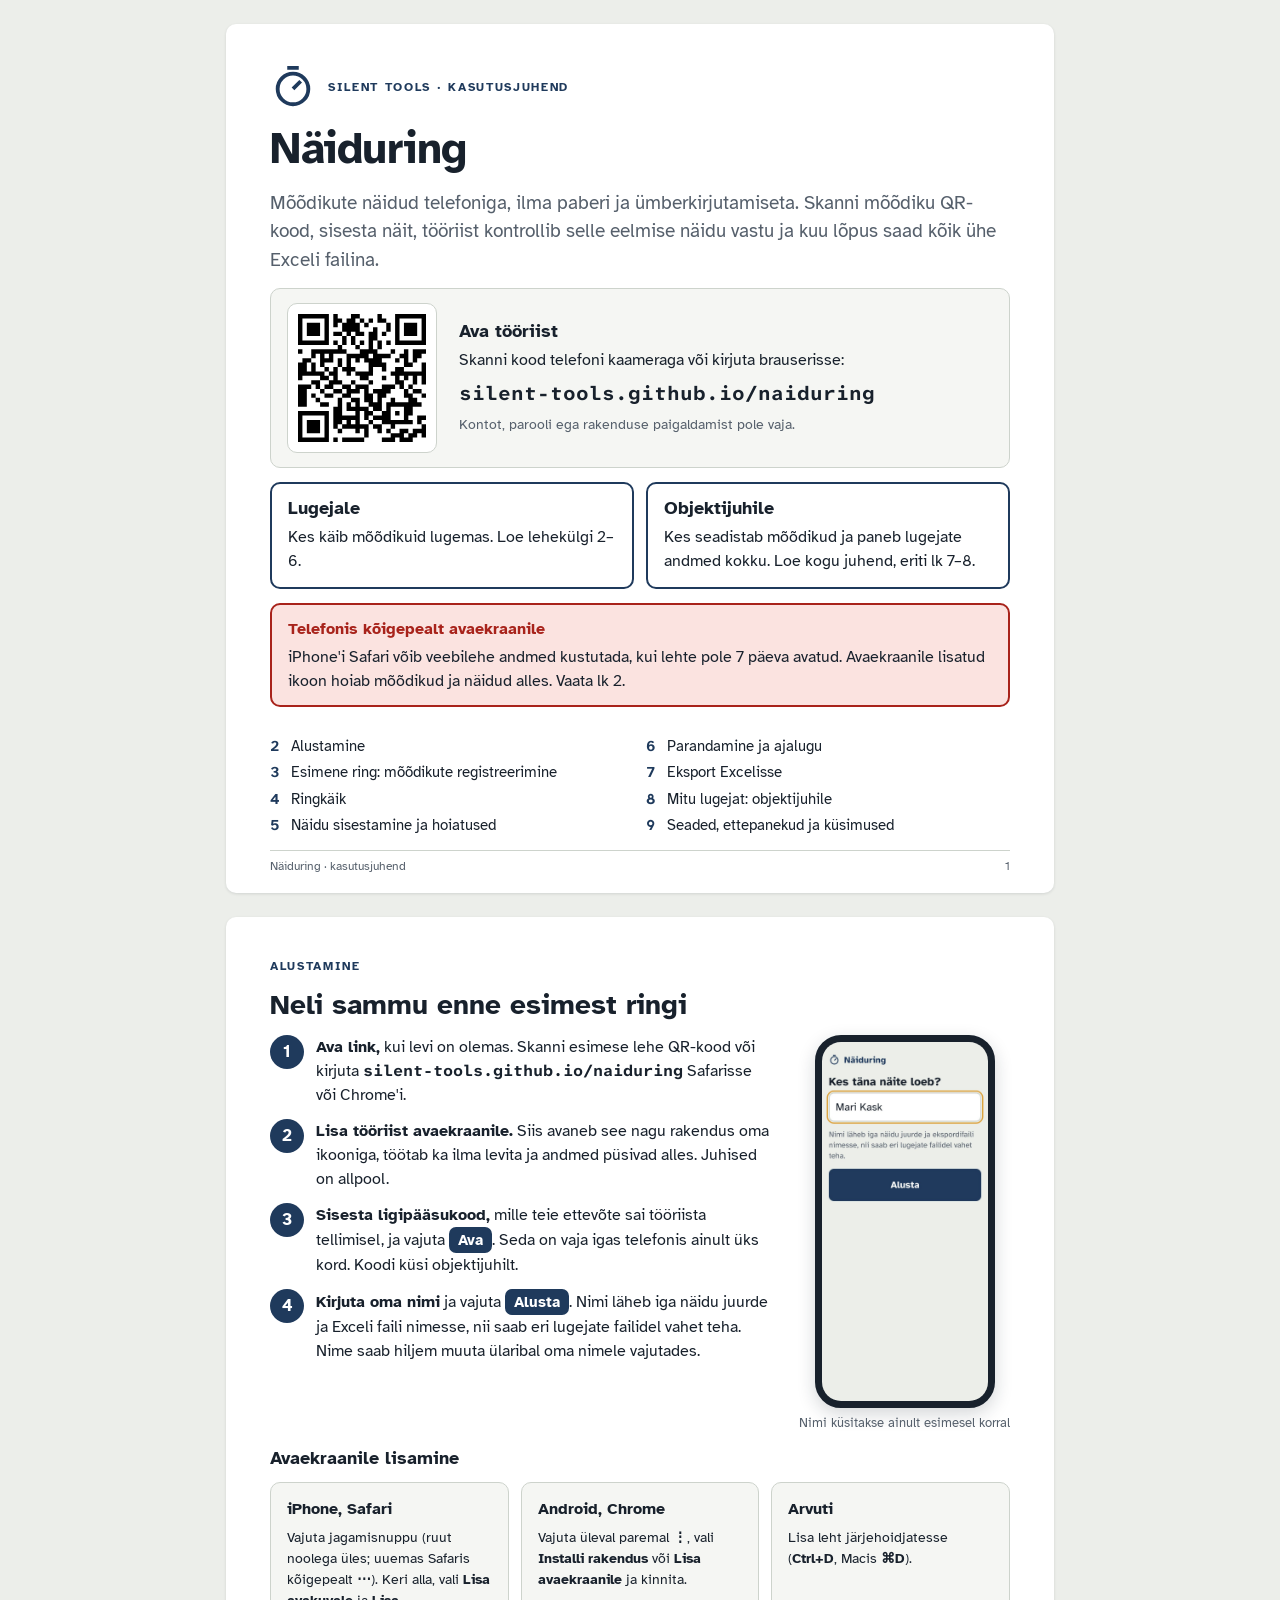
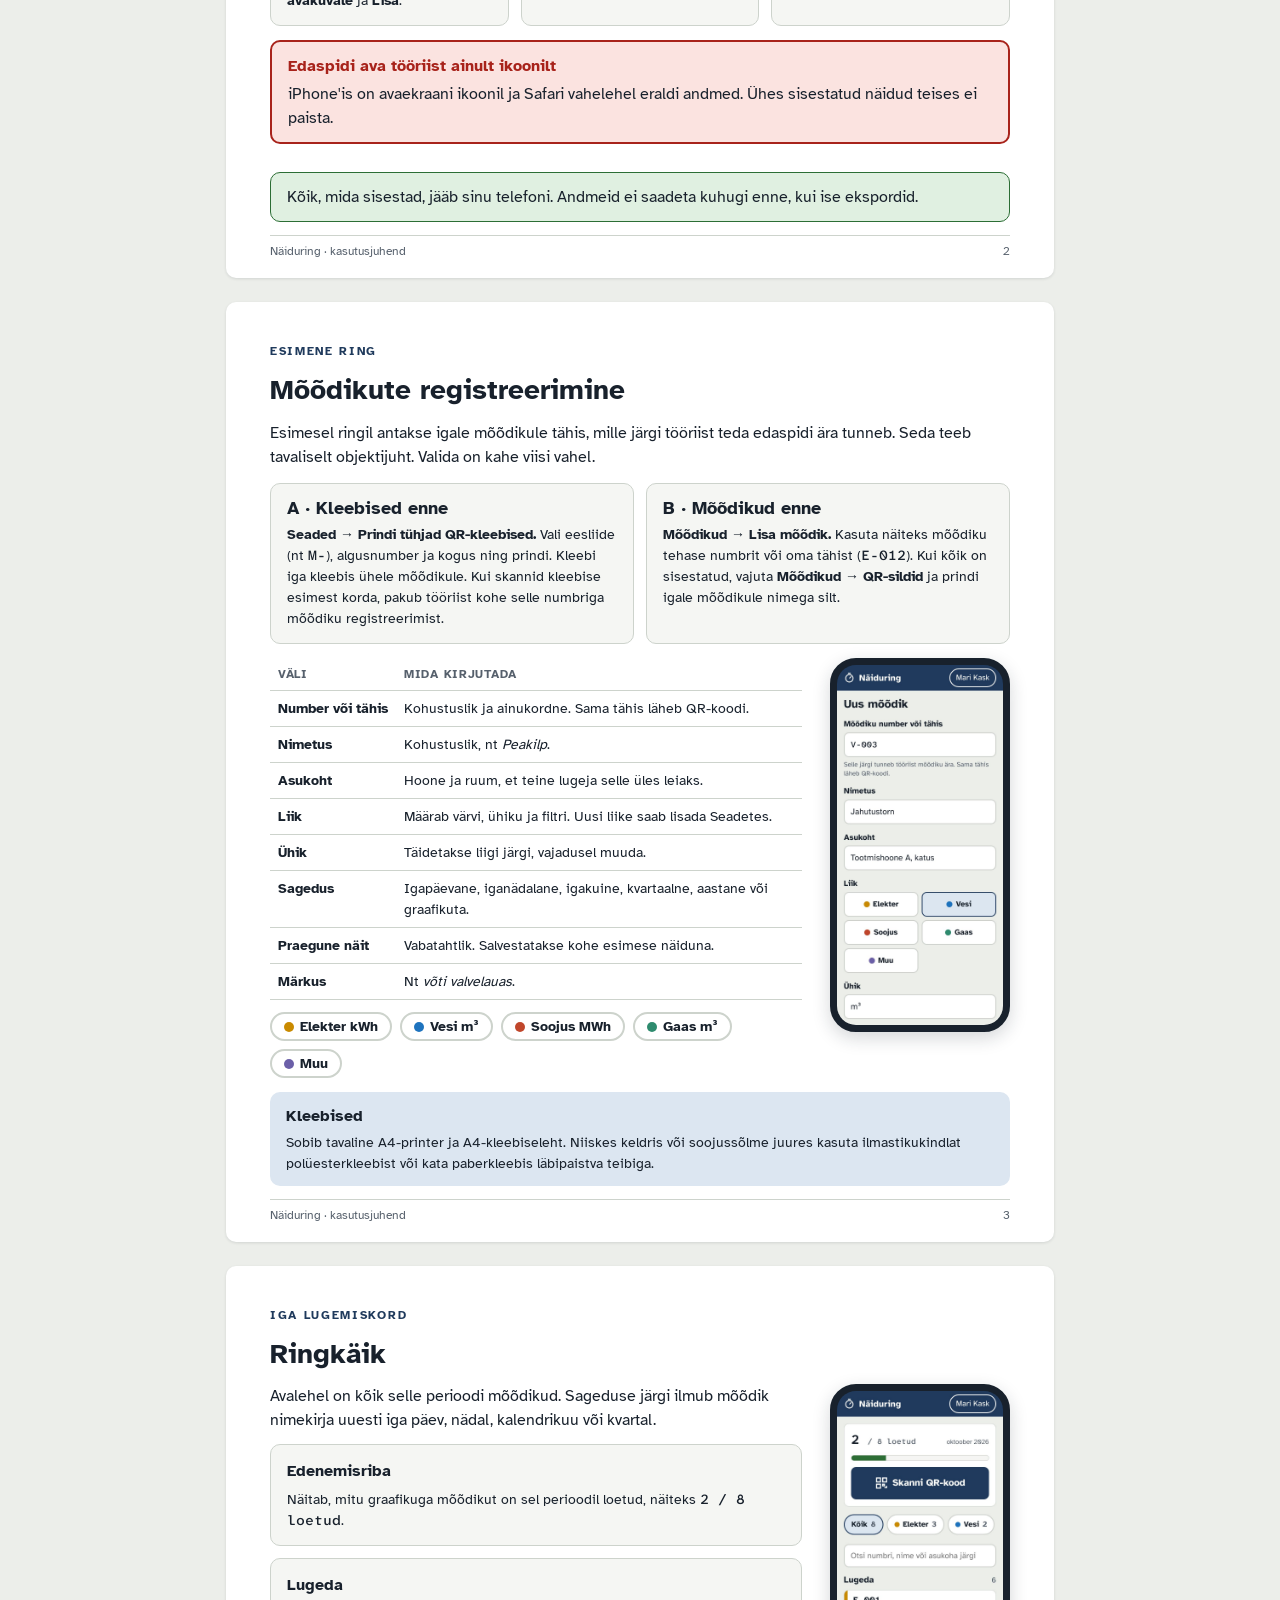
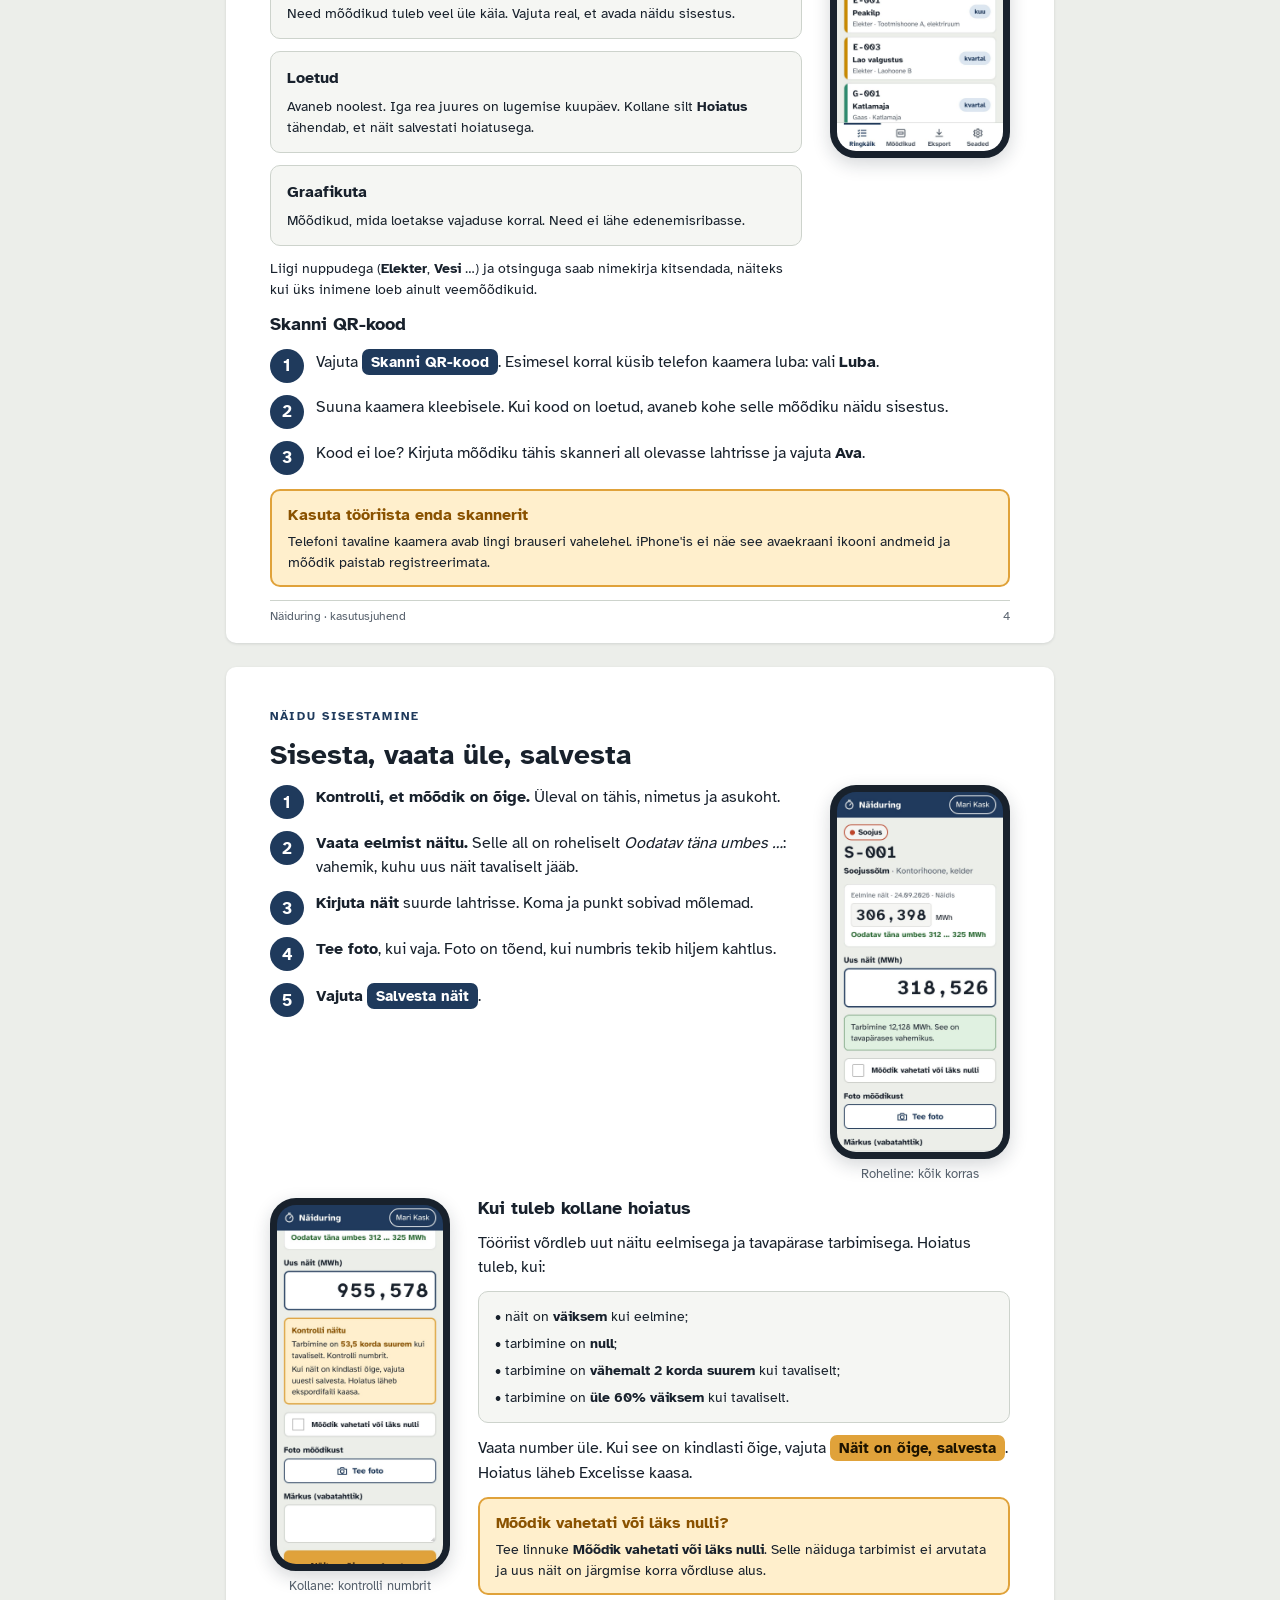
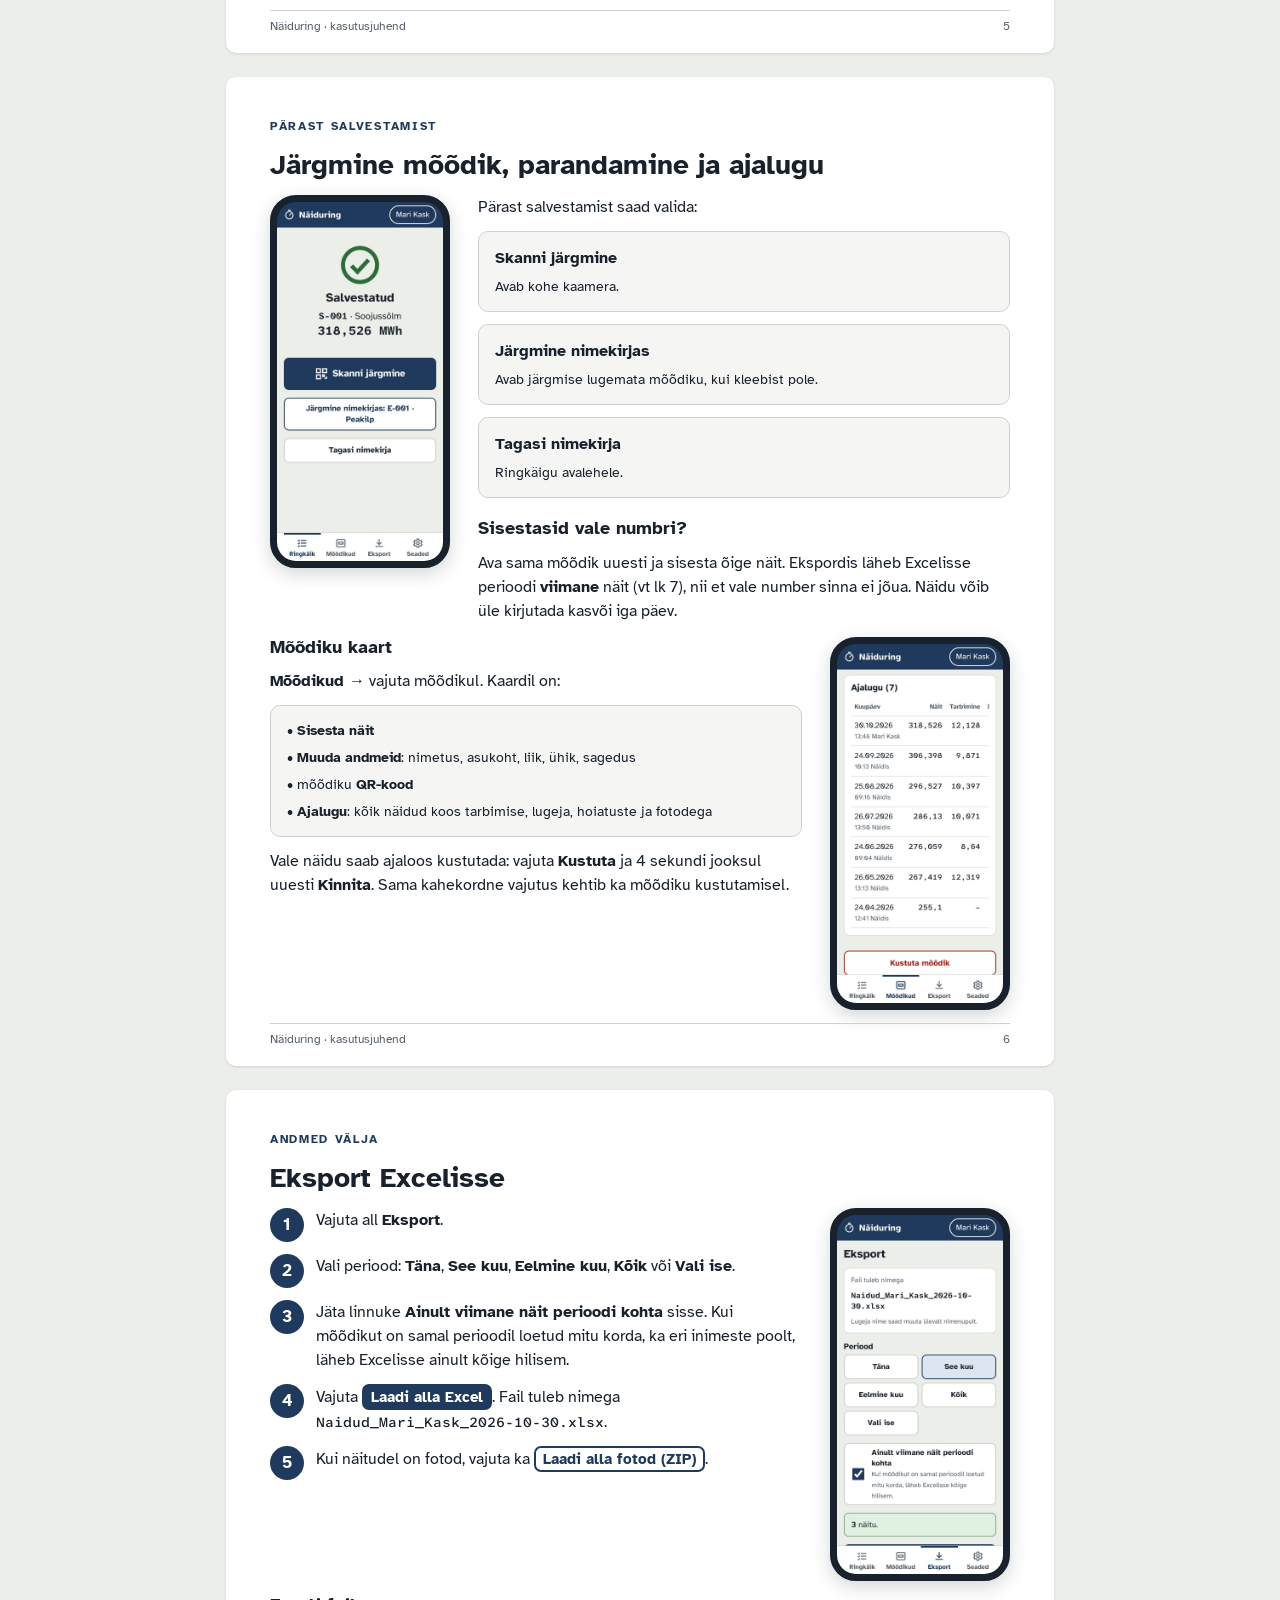
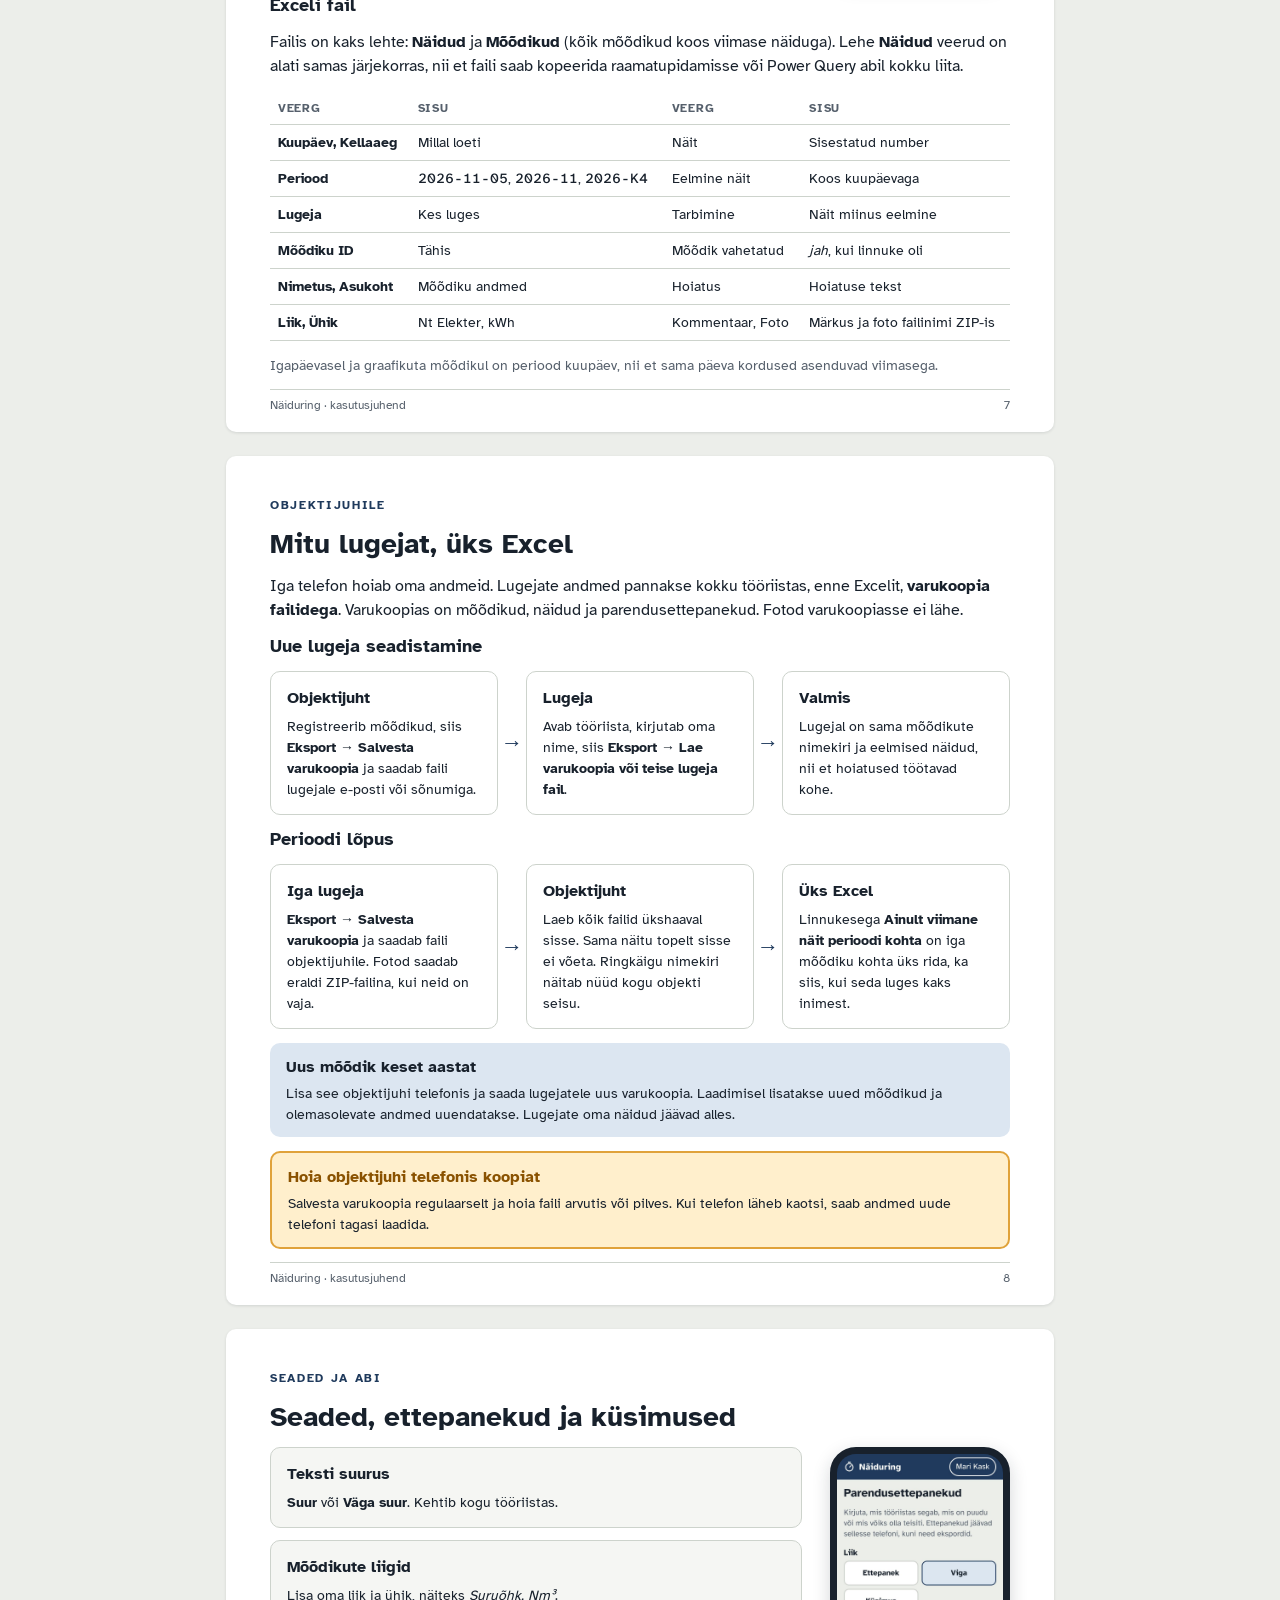
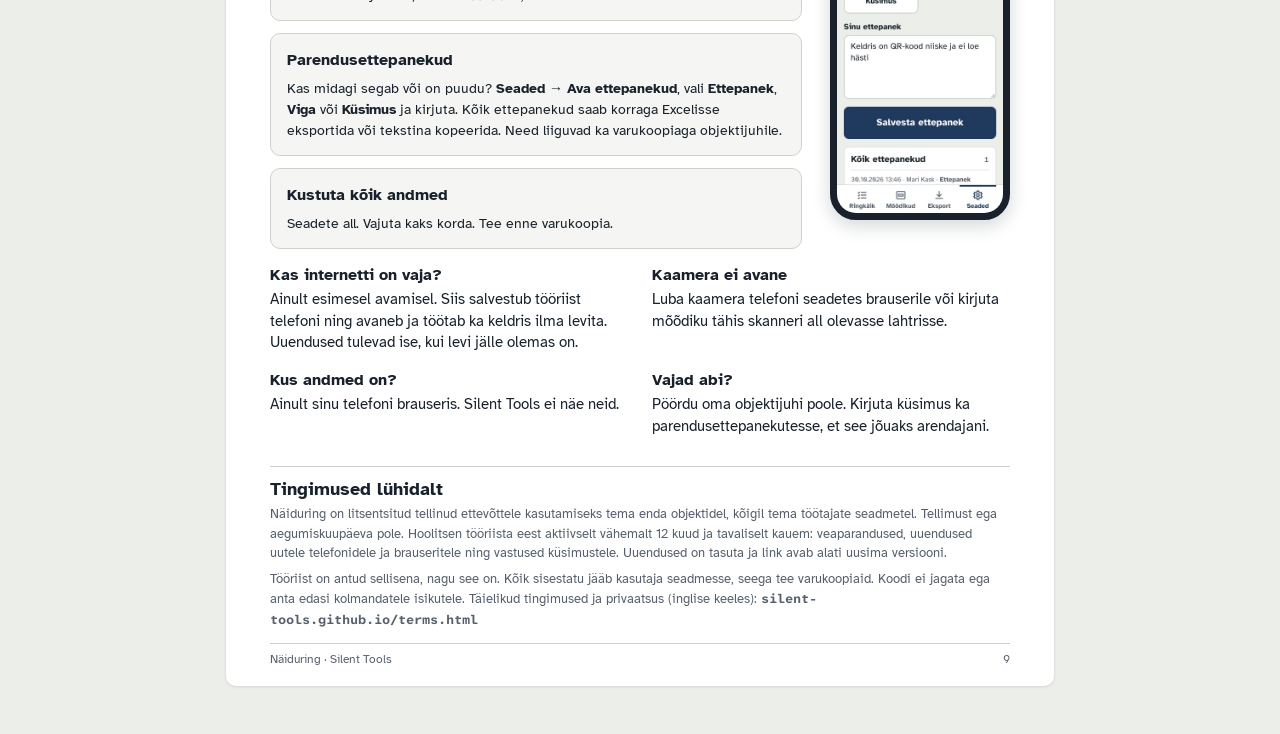
<file: juhend.html>
<!doctype html>
<html lang="et">
<head>
<meta charset="utf-8">
<meta name="viewport" content="width=device-width,initial-scale=1">
<title>Näiduring · Kasutusjuhend</title>
<link rel="stylesheet" href="naiduring-fonts.css">
<style>
/* Ekraanil üks veerg, printimisel A4-leheküljed (iga .page on oma leht). */
@page{size:A4;margin:0}
:root{
  --bg:#ECEEEA; --paper:#FFFFFF; --sunk:#F5F6F3; --ink:#18212C; --muted:#56606C; --line:#CDD3CC;
  --accent:#1F3A5C; --accent-soft:#DCE6F1; --ok:#2C6E35; --ok-bg:#E0F0E1; --warn:#8A5200; --warn-bg:#FFEFCC; --warn-line:#E0A23A; --bad:#A8231B; --bad-bg:#FBE3E0;
  --c-el:#C98A00; --c-ve:#1E73BE; --c-so:#C0462B; --c-ga:#2E8B6E; --c-mu:#6B5FA8;
  --f-body:"Atkinson Hyperlegible","Segoe UI",Roboto,Arial,sans-serif;
  --f-num:"Atkinson Hyperlegible Mono",ui-monospace,Menlo,Consolas,monospace;
  color-scheme:light;
}
*{box-sizing:border-box}
html{-webkit-text-size-adjust:100%}
body{margin:0;background:var(--bg);color:var(--ink);font-family:var(--f-body);font-size:16px;line-height:1.5;-webkit-print-color-adjust:exact;print-color-adjust:exact}
.doc{max-width:860px;margin:0 auto;padding:24px max(16px,env(safe-area-inset-right,0px)) 48px max(16px,env(safe-area-inset-left,0px));display:flex;flex-direction:column;gap:24px}
.page{background:var(--paper);border-radius:10px;box-shadow:0 1px 3px rgba(24,33,44,.12);padding:40px 44px 56px;position:relative;display:flex;flex-direction:column;gap:14px}
.foot{position:absolute;left:44px;right:44px;bottom:18px;display:flex;justify-content:space-between;font-size:12px;color:var(--muted);border-top:1px solid var(--line);padding-top:6px}
h1,h2,h3{margin:0;line-height:1.15;text-wrap:balance}
h1{font-size:44px;letter-spacing:-.01em}
h2{font-size:28px}
h3{font-size:18px}
p{margin:0}
.kick{font-size:12px;font-weight:700;letter-spacing:.14em;text-transform:uppercase;color:var(--accent)}
.lede{font-size:19px;color:var(--muted);max-width:62ch}
.num,.mono{font-family:var(--f-num);font-variant-numeric:tabular-nums}
.url{font-family:var(--f-num);font-weight:700;overflow-wrap:anywhere}
.muted{color:var(--muted)}
.small{font-size:14px}
b{font-weight:700}
.row{display:flex;gap:28px;align-items:flex-start}
.grow{flex:1;min-width:0;display:flex;flex-direction:column;gap:12px}
.shot{flex:none;width:210px;border:7px solid var(--ink);border-radius:26px;overflow:hidden;background:var(--ink);box-shadow:0 6px 18px rgba(24,33,44,.18)}
.shot img{display:block;width:100%;height:auto}
.shot.sm{width:180px}
.cap{font-size:13px;color:var(--muted);text-align:center;margin-top:6px}
.fig{flex:none;display:flex;flex-direction:column;align-items:center}
.card{background:var(--sunk);border:1px solid var(--line);border-radius:10px;padding:14px 16px;display:flex;flex-direction:column;gap:6px}
.steps{display:flex;flex-direction:column;gap:12px;margin:0;padding:0;list-style:none;counter-reset:s}
.steps li{display:grid;grid-template-columns:34px 1fr;gap:12px;align-items:start;counter-increment:s}
.steps li::before{content:counter(s);width:34px;height:34px;border-radius:50%;background:var(--accent);color:#fff;font-weight:700;font-size:17px;display:flex;align-items:center;justify-content:center}
.note{border-radius:10px;padding:12px 16px;display:flex;flex-direction:column;gap:4px}
.note.warn{background:var(--warn-bg);border:2px solid var(--warn-line)}
.note.warn b.t{color:var(--warn)}
.note.bad{background:var(--bad-bg);border:2px solid var(--bad)}
.note.bad b.t{color:var(--bad)}
.note.ok{background:var(--ok-bg);border:1px solid var(--ok)}
.note.info{background:var(--accent-soft)}
.btn{display:inline-block;font-weight:700;color:var(--accent);border:2px solid var(--accent);border-radius:7px;padding:0 7px;font-size:.92em;white-space:nowrap;line-height:1.5}
.btn.p{background:var(--accent);color:#fff}
.path{font-weight:700}
.grid2{display:grid;grid-template-columns:1fr 1fr;gap:12px}
.grid3{display:grid;grid-template-columns:repeat(3,1fr);gap:12px}
table{border-collapse:collapse;width:100%;font-size:14px}
th,td{text-align:left;padding:7px 8px;border-bottom:1px solid var(--line);vertical-align:top}
th{font-size:12px;letter-spacing:.06em;text-transform:uppercase;color:var(--muted)}
td:first-child{font-weight:700;white-space:nowrap}
.tw{overflow-x:auto}
.types{display:flex;flex-wrap:wrap;gap:8px}
.types span{display:inline-flex;align-items:center;gap:6px;border:2px solid var(--line);border-radius:999px;padding:2px 12px;font-weight:700;font-size:14px}
.types i{width:10px;height:10px;border-radius:50%;background:var(--c)}
.flow{display:grid;grid-template-columns:1fr 28px 1fr 28px 1fr;align-items:stretch}
.flow .card{background:var(--paper)}
.arr{display:flex;align-items:center;justify-content:center;color:var(--accent);font-size:22px;font-weight:700}
.toc{display:grid;grid-template-columns:auto 1fr auto 1fr;gap:4px 12px;font-size:15px}
.toc span:nth-child(odd){font-family:var(--f-num);color:var(--accent);font-weight:700}
.who{display:grid;grid-template-columns:1fr 1fr;gap:12px}
.who .card{background:var(--paper);border:2px solid var(--accent)}
.qr{width:150px;height:150px;flex:none;background:#fff;padding:10px;border:1px solid var(--line);border-radius:10px}
.qr img{width:100%;height:100%;display:block}
.brand{display:flex;align-items:center;gap:12px;color:var(--accent)}
.brand svg{width:46px;height:46px}
.spacer{flex:1}
.faq{display:grid;grid-template-columns:1fr 1fr;gap:14px 24px}
.faq b{display:block;margin-bottom:2px}
.faq p{font-size:14.5px}
.terms{border-top:1px solid var(--line);padding-top:12px;display:flex;flex-direction:column;gap:6px}
.terms p{font-size:13px;color:var(--muted)}
@media (max-width:700px){
  .page{padding:24px 18px 48px}
  .foot{left:18px;right:18px}
  .row{flex-direction:column;align-items:center}
  .row .grow{width:100%}
  h1{font-size:34px} h2{font-size:24px}
  .grid2,.grid3,.who,.faq{grid-template-columns:1fr}
  .flow{grid-template-columns:1fr}
  .flow .arr{transform:rotate(90deg);height:28px}
  .toc{grid-template-columns:auto 1fr}
}
@media print{
  body{background:#fff;font-size:12.6pt}
  .doc{max-width:none;padding:0;gap:0}
  .page{width:210mm;height:297mm;border-radius:0;box-shadow:none;padding:16mm 17mm 18mm;break-after:page;overflow:hidden}
  .page:last-child{break-after:auto}
  .foot{left:17mm;right:17mm;bottom:9mm}
  .noprint{display:none!important}
}
</style>
</head>
<body>
<div class="doc">

<!-- 1 Kaas -->
<section class="page">
  <div class="brand"><svg viewBox="0 0 24 24" fill="none" stroke="currentColor" stroke-width="2"><circle cx="12" cy="13" r="8"/><path d="M12 13l4-4M9 2h6"/></svg><span class="kick">Silent Tools · Kasutusjuhend</span></div>
  <h1>Näiduring</h1>
  <p class="lede">Mõõdikute näidud telefoniga, ilma paberi ja ümberkirjutamiseta. Skanni mõõdiku QR-kood, sisesta näit, tööriist kontrollib selle eelmise näidu vastu ja kuu lõpus saad kõik ühe Exceli failina.</p>
  <div class="card" style="flex-direction:row;gap:22px;align-items:center;flex-wrap:wrap">
    <div class="qr"><img src="naiduring-qr.svg" alt="QR-kood: silent-tools.github.io/naiduring"></div>
    <div class="grow" style="gap:6px">
      <h3>Ava tööriist</h3>
      <p>Skanni kood telefoni kaameraga või kirjuta brauserisse:</p>
      <p class="url" style="font-size:20px">silent-tools.github.io/<wbr>naiduring</p>
      <p class="muted small">Kontot, parooli ega rakenduse paigaldamist pole vaja.</p>
    </div>
  </div>
  <div class="who">
    <div class="card"><h3>Lugejale</h3><p>Kes käib mõõdikuid lugemas. Loe lehekülgi 2–6.</p></div>
    <div class="card"><h3>Objektijuhile</h3><p>Kes seadistab mõõdikud ja paneb lugejate andmed kokku. Loe kogu juhend, eriti lk 7–8.</p></div>
  </div>
  <div class="note bad"><b class="t">Telefonis kõigepealt avaekraanile</b>
    <p>iPhone'i Safari võib veebilehe andmed kustutada, kui lehte pole 7 päeva avatud. Avaekraanile lisatud ikoon hoiab mõõdikud ja näidud alles. Vaata lk 2.</p></div>
  <div class="spacer"></div>
  <div class="toc">
    <span>2</span><span>Alustamine</span>
    <span>6</span><span>Parandamine ja ajalugu</span>
    <span>3</span><span>Esimene ring: mõõdikute registreerimine</span>
    <span>7</span><span>Eksport Excelisse</span>
    <span>4</span><span>Ringkäik</span>
    <span>8</span><span>Mitu lugejat: objektijuhile</span>
    <span>5</span><span>Näidu sisestamine ja hoiatused</span>
    <span>9</span><span>Seaded, ettepanekud ja küsimused</span>
  </div>
  <div class="foot"><span>Näiduring · kasutusjuhend</span><span>1</span></div>
</section>

<!-- 2 Alustamine -->
<section class="page">
  <span class="kick">Alustamine</span>
  <h2>Neli sammu enne esimest ringi</h2>
  <div class="row">
    <div class="grow">
      <ol class="steps">
        <li><div><b>Ava link,</b> kui levi on olemas. Skanni esimese lehe QR-kood või kirjuta <span class="url">silent-tools.github.io/<wbr>naiduring</span> Safarisse või Chrome'i.</div></li>
        <li><div><b>Lisa tööriist avaekraanile.</b> Siis avaneb see nagu rakendus oma ikooniga, töötab ka ilma levita ja andmed püsivad alles. Juhised on allpool.</div></li>
        <li><div><b>Sisesta ligipääsukood,</b> mille teie ettevõte sai tööriista tellimisel, ja vajuta <span class="btn p">Ava</span>. Seda on vaja igas telefonis ainult üks kord. Koodi küsi objektijuhilt.</div></li>
        <li><div><b>Kirjuta oma nimi</b> ja vajuta <span class="btn p">Alusta</span>. Nimi läheb iga näidu juurde ja Exceli faili nimesse, nii saab eri lugejate failidel vahet teha. Nime saab hiljem muuta ülaribal oma nimele vajutades.</div></li>
      </ol>
    </div>
    <div class="fig"><div class="shot sm"><img src="s_name.jpg" alt="Nime sisestamise vaade"></div><div class="cap">Nimi küsitakse ainult esimesel korral</div></div>
  </div>
  <h3>Avaekraanile lisamine</h3>
  <div class="grid3">
    <div class="card"><b>iPhone, Safari</b><p class="small">Vajuta jagamisnuppu (ruut noolega üles; uuemas Safaris kõigepealt <b>⋯</b>). Keri alla, vali <b>Lisa avakuvale</b> ja <b>Lisa</b>.</p></div>
    <div class="card"><b>Android, Chrome</b><p class="small">Vajuta üleval paremal <b>⋮</b>, vali <b>Installi rakendus</b> või <b>Lisa avaekraanile</b> ja kinnita.</p></div>
    <div class="card"><b>Arvuti</b><p class="small">Lisa leht järjehoidjatesse (<b>Ctrl+D</b>, Macis <b>⌘D</b>).</p></div>
  </div>
  <div class="note bad"><b class="t">Edaspidi ava tööriist ainult ikoonilt</b>
    <p>iPhone'is on avaekraani ikoonil ja Safari vahelehel eraldi andmed. Ühes sisestatud näidud teises ei paista.</p></div>
  <div class="spacer"></div>
  <div class="note ok"><p>Kõik, mida sisestad, jääb sinu telefoni. Andmeid ei saadeta kuhugi enne, kui ise ekspordid.</p></div>
  <div class="foot"><span>Näiduring · kasutusjuhend</span><span>2</span></div>
</section>

<!-- 3 Registreerimine -->
<section class="page">
  <span class="kick">Esimene ring</span>
  <h2>Mõõdikute registreerimine</h2>
  <p>Esimesel ringil antakse igale mõõdikule tähis, mille järgi tööriist teda edaspidi ära tunneb. Seda teeb tavaliselt objektijuht. Valida on kahe viisi vahel.</p>
  <div class="grid2">
    <div class="card"><h3>A · Kleebised enne</h3>
      <p class="small"><span class="path">Seaded → Prindi tühjad QR-kleebised.</span> Vali eesliide (nt <span class="mono">M-</span>), algusnumber ja kogus ning prindi. Kleebi iga kleebis ühele mõõdikule. Kui skannid kleebise esimest korda, pakub tööriist kohe selle numbriga mõõdiku registreerimist.</p></div>
    <div class="card"><h3>B · Mõõdikud enne</h3>
      <p class="small"><span class="path">Mõõdikud → Lisa mõõdik.</span> Kasuta näiteks mõõdiku tehase numbrit või oma tähist (<span class="mono">E-012</span>). Kui kõik on sisestatud, vajuta <span class="path">Mõõdikud → QR-sildid</span> ja prindi igale mõõdikule nimega silt.</p></div>
  </div>
  <div class="row">
    <div class="grow">
      <div class="tw"><table>
        <thead><tr><th>Väli</th><th>Mida kirjutada</th></tr></thead>
        <tbody>
          <tr><td>Number või tähis</td><td>Kohustuslik ja ainukordne. Sama tähis läheb QR-koodi.</td></tr>
          <tr><td>Nimetus</td><td>Kohustuslik, nt <i>Peakilp</i>.</td></tr>
          <tr><td>Asukoht</td><td>Hoone ja ruum, et teine lugeja selle üles leiaks.</td></tr>
          <tr><td>Liik</td><td>Määrab värvi, ühiku ja filtri. Uusi liike saab lisada Seadetes.</td></tr>
          <tr><td>Ühik</td><td>Täidetakse liigi järgi, vajadusel muuda.</td></tr>
          <tr><td>Sagedus</td><td>Igapäevane, iganädalane, igakuine, kvartaalne, aastane või graafikuta.</td></tr>
          <tr><td>Praegune näit</td><td>Vabatahtlik. Salvestatakse kohe esimese näiduna.</td></tr>
          <tr><td>Märkus</td><td>Nt <i>võti valvelauas</i>.</td></tr>
        </tbody></table></div>
      <div class="types"><span style="--c:var(--c-el)"><i></i>Elekter kWh</span><span style="--c:var(--c-ve)"><i></i>Vesi m³</span><span style="--c:var(--c-so)"><i></i>Soojus MWh</span><span style="--c:var(--c-ga)"><i></i>Gaas m³</span><span style="--c:var(--c-mu)"><i></i>Muu</span></div>
    </div>
    <div class="fig"><div class="shot sm"><img src="s_form.jpg" alt="Uue mõõdiku vorm"></div></div>
  </div>
  <div class="note info"><b>Kleebised</b><p class="small">Sobib tavaline A4-printer ja A4-kleebiseleht. Niiskes keldris või soojussõlme juures kasuta ilmastikukindlat polüesterkleebist või kata paberkleebis läbipaistva teibiga.</p></div>
  <div class="foot"><span>Näiduring · kasutusjuhend</span><span>3</span></div>
</section>

<!-- 4 Ringkäik -->
<section class="page">
  <span class="kick">Iga lugemiskord</span>
  <h2>Ringkäik</h2>
  <div class="row">
    <div class="grow">
      <p>Avalehel on kõik selle perioodi mõõdikud. Sageduse järgi ilmub mõõdik nimekirja uuesti iga päev, nädal, kalendrikuu või kvartal.</p>
      <div class="card"><b>Edenemisriba</b><p class="small">Näitab, mitu graafikuga mõõdikut on sel perioodil loetud, näiteks <span class="mono">2 / 8 loetud</span>.</p></div>
      <div class="card"><b>Lugeda</b><p class="small">Need mõõdikud tuleb veel üle käia. Vajuta real, et avada näidu sisestus.</p></div>
      <div class="card"><b>Loetud</b><p class="small">Avaneb noolest. Iga rea juures on lugemise kuupäev. Kollane silt <b>Hoiatus</b> tähendab, et näit salvestati hoiatusega.</p></div>
      <div class="card"><b>Graafikuta</b><p class="small">Mõõdikud, mida loetakse vajaduse korral. Need ei lähe edenemisribasse.</p></div>
      <p class="small">Liigi nuppudega (<b>Elekter</b>, <b>Vesi</b> …) ja otsinguga saab nimekirja kitsendada, näiteks kui üks inimene loeb ainult veemõõdikuid.</p>
    </div>
    <div class="fig"><div class="shot sm"><img src="s_round.jpg" alt="Ringkäigu nimekiri"></div></div>
  </div>
  <h3>Skanni QR-kood</h3>
  <ol class="steps">
    <li><div>Vajuta <span class="btn p">Skanni QR-kood</span>. Esimesel korral küsib telefon kaamera luba: vali <b>Luba</b>.</div></li>
    <li><div>Suuna kaamera kleebisele. Kui kood on loetud, avaneb kohe selle mõõdiku näidu sisestus.</div></li>
    <li><div>Kood ei loe? Kirjuta mõõdiku tähis skanneri all olevasse lahtrisse ja vajuta <b>Ava</b>.</div></li>
  </ol>
  <div class="note warn"><b class="t">Kasuta tööriista enda skannerit</b><p class="small">Telefoni tavaline kaamera avab lingi brauseri vahelehel. iPhone'is ei näe see avaekraani ikooni andmeid ja mõõdik paistab registreerimata.</p></div>
  <div class="foot"><span>Näiduring · kasutusjuhend</span><span>4</span></div>
</section>

<!-- 5 Sisestus -->
<section class="page">
  <span class="kick">Näidu sisestamine</span>
  <h2>Sisesta, vaata üle, salvesta</h2>
  <div class="row">
    <div class="grow">
      <ol class="steps">
        <li><div><b>Kontrolli, et mõõdik on õige.</b> Üleval on tähis, nimetus ja asukoht.</div></li>
        <li><div><b>Vaata eelmist näitu.</b> Selle all on roheliselt <i>Oodatav täna umbes …</i>: vahemik, kuhu uus näit tavaliselt jääb.</div></li>
        <li><div><b>Kirjuta näit</b> suurde lahtrisse. Koma ja punkt sobivad mõlemad.</div></li>
        <li><div><b>Tee foto</b>, kui vaja. Foto on tõend, kui numbris tekib hiljem kahtlus.</div></li>
        <li><div><b>Vajuta</b> <span class="btn p">Salvesta näit</span>.</div></li>
      </ol>
    </div>
    <div class="fig"><div class="shot sm"><img src="s_read.jpg" alt="Näidu sisestus"></div><div class="cap">Roheline: kõik korras</div></div>
  </div>
  <div class="row">
    <div class="fig"><div class="shot sm"><img src="s_warn.jpg" alt="Hoiatus"></div><div class="cap">Kollane: kontrolli numbrit</div></div>
    <div class="grow">
      <h3>Kui tuleb kollane hoiatus</h3>
      <p>Tööriist võrdleb uut näitu eelmisega ja tavapärase tarbimisega. Hoiatus tuleb, kui:</p>
      <div class="card small">
        <p>• näit on <b>väiksem</b> kui eelmine;</p>
        <p>• tarbimine on <b>null</b>;</p>
        <p>• tarbimine on <b>vähemalt 2 korda suurem</b> kui tavaliselt;</p>
        <p>• tarbimine on <b>üle 60% väiksem</b> kui tavaliselt.</p>
      </div>
      <p>Vaata number üle. Kui see on kindlasti õige, vajuta <span class="btn" style="background:var(--warn-line);border-color:var(--warn-line);color:#1d1300">Näit on õige, salvesta</span>. Hoiatus läheb Excelisse kaasa.</p>
      <div class="note warn"><b class="t">Mõõdik vahetati või läks nulli?</b><p class="small">Tee linnuke <b>Mõõdik vahetati või läks nulli</b>. Selle näiduga tarbimist ei arvutata ja uus näit on järgmise korra võrdluse alus.</p></div>
    </div>
  </div>
  <div class="foot"><span>Näiduring · kasutusjuhend</span><span>5</span></div>
</section>

<!-- 6 Parandamine -->
<section class="page">
  <span class="kick">Pärast salvestamist</span>
  <h2>Järgmine mõõdik, parandamine ja ajalugu</h2>
  <div class="row">
    <div class="fig"><div class="shot sm"><img src="s_saved.jpg" alt="Salvestatud"></div></div>
    <div class="grow">
      <p>Pärast salvestamist saad valida:</p>
      <div class="card"><b>Skanni järgmine</b><p class="small">Avab kohe kaamera.</p></div>
      <div class="card"><b>Järgmine nimekirjas</b><p class="small">Avab järgmise lugemata mõõdiku, kui kleebist pole.</p></div>
      <div class="card"><b>Tagasi nimekirja</b><p class="small">Ringkäigu avalehele.</p></div>
      <h3 style="margin-top:8px">Sisestasid vale numbri?</h3>
      <p>Ava sama mõõdik uuesti ja sisesta õige näit. Ekspordis läheb Excelisse perioodi <b>viimane</b> näit (vt lk 7), nii et vale number sinna ei jõua. Näidu võib üle kirjutada kasvõi iga päev.</p>
    </div>
  </div>
  <div class="row">
    <div class="grow">
      <h3>Mõõdiku kaart</h3>
      <p><span class="path">Mõõdikud →</span> vajuta mõõdikul. Kaardil on:</p>
      <div class="card small">
        <p>• <b>Sisesta näit</b></p>
        <p>• <b>Muuda andmeid</b>: nimetus, asukoht, liik, ühik, sagedus</p>
        <p>• mõõdiku <b>QR-kood</b></p>
        <p>• <b>Ajalugu</b>: kõik näidud koos tarbimise, lugeja, hoiatuste ja fotodega</p>
      </div>
      <p>Vale näidu saab ajaloos kustutada: vajuta <b>Kustuta</b> ja 4 sekundi jooksul uuesti <b>Kinnita</b>. Sama kahekordne vajutus kehtib ka mõõdiku kustutamisel.</p>
    </div>
    <div class="fig"><div class="shot sm"><img src="s_history.jpg" alt="Mõõdiku ajalugu"></div></div>
  </div>
  <div class="foot"><span>Näiduring · kasutusjuhend</span><span>6</span></div>
</section>

<!-- 7 Eksport -->
<section class="page">
  <span class="kick">Andmed välja</span>
  <h2>Eksport Excelisse</h2>
  <div class="row">
    <div class="grow">
      <ol class="steps">
        <li><div>Vajuta all <b>Eksport</b>.</div></li>
        <li><div>Vali periood: <b>Täna</b>, <b>See kuu</b>, <b>Eelmine kuu</b>, <b>Kõik</b> või <b>Vali ise</b>.</div></li>
        <li><div>Jäta linnuke <b>Ainult viimane näit perioodi kohta</b> sisse. Kui mõõdikut on samal perioodil loetud mitu korda, ka eri inimeste poolt, läheb Excelisse ainult kõige hilisem.</div></li>
        <li><div>Vajuta <span class="btn p">Laadi alla Excel</span>. Fail tuleb nimega <span class="mono small">Naidud_Mari_Kask_2026-10-30.xlsx</span>.</div></li>
        <li><div>Kui näitudel on fotod, vajuta ka <span class="btn">Laadi alla fotod (ZIP)</span>.</div></li>
      </ol>
    </div>
    <div class="fig"><div class="shot sm"><img src="s_export.jpg" alt="Ekspordi vaade"></div></div>
  </div>
  <h3>Exceli fail</h3>
  <p>Failis on kaks lehte: <b>Näidud</b> ja <b>Mõõdikud</b> (kõik mõõdikud koos viimase näiduga). Lehe <b>Näidud</b> veerud on alati samas järjekorras, nii et faili saab kopeerida raamatupidamisse või Power Query abil kokku liita.</p>
  <div class="tw"><table>
    <thead><tr><th>Veerg</th><th>Sisu</th><th>Veerg</th><th>Sisu</th></tr></thead>
    <tbody>
      <tr><td>Kuupäev, Kellaaeg</td><td>Millal loeti</td><td>Näit</td><td>Sisestatud number</td></tr>
      <tr><td>Periood</td><td><span class="mono">2026-11-05</span>, <span class="mono">2026-11</span>, <span class="mono">2026-K4</span></td><td>Eelmine näit</td><td>Koos kuupäevaga</td></tr>
      <tr><td>Lugeja</td><td>Kes luges</td><td>Tarbimine</td><td>Näit miinus eelmine</td></tr>
      <tr><td>Mõõdiku ID</td><td>Tähis</td><td>Mõõdik vahetatud</td><td><i>jah</i>, kui linnuke oli</td></tr>
      <tr><td>Nimetus, Asukoht</td><td>Mõõdiku andmed</td><td>Hoiatus</td><td>Hoiatuse tekst</td></tr>
      <tr><td>Liik, Ühik</td><td>Nt Elekter, kWh</td><td>Kommentaar, Foto</td><td>Märkus ja foto failinimi ZIP-is</td></tr>
    </tbody></table></div>
  <p class="muted small">Igapäevasel ja graafikuta mõõdikul on periood kuupäev, nii et sama päeva kordused asenduvad viimasega.</p>
  <div class="foot"><span>Näiduring · kasutusjuhend</span><span>7</span></div>
</section>

<!-- 8 Mitu lugejat -->
<section class="page">
  <span class="kick">Objektijuhile</span>
  <h2>Mitu lugejat, üks Excel</h2>
  <p>Iga telefon hoiab oma andmeid. Lugejate andmed pannakse kokku tööriistas, enne Excelit, <b>varukoopia failidega</b>. Varukoopias on mõõdikud, näidud ja parendusettepanekud. Fotod varukoopiasse ei lähe.</p>
  <h3>Uue lugeja seadistamine</h3>
  <div class="flow">
    <div class="card"><b>Objektijuht</b><p class="small">Registreerib mõõdikud, siis <span class="path">Eksport → Salvesta varukoopia</span> ja saadab faili lugejale e-posti või sõnumiga.</p></div>
    <div class="arr">→</div>
    <div class="card"><b>Lugeja</b><p class="small">Avab tööriista, kirjutab oma nime, siis <span class="path">Eksport → Lae varukoopia või teise lugeja fail</span>.</p></div>
    <div class="arr">→</div>
    <div class="card"><b>Valmis</b><p class="small">Lugejal on sama mõõdikute nimekiri ja eelmised näidud, nii et hoiatused töötavad kohe.</p></div>
  </div>
  <h3>Perioodi lõpus</h3>
  <div class="flow">
    <div class="card"><b>Iga lugeja</b><p class="small"><span class="path">Eksport → Salvesta varukoopia</span> ja saadab faili objektijuhile. Fotod saadab eraldi ZIP-failina, kui neid on vaja.</p></div>
    <div class="arr">→</div>
    <div class="card"><b>Objektijuht</b><p class="small">Laeb kõik failid ükshaaval sisse. Sama näitu topelt sisse ei võeta. Ringkäigu nimekiri näitab nüüd kogu objekti seisu.</p></div>
    <div class="arr">→</div>
    <div class="card"><b>Üks Excel</b><p class="small">Linnukesega <b>Ainult viimane näit perioodi kohta</b> on iga mõõdiku kohta üks rida, ka siis, kui seda luges kaks inimest.</p></div>
  </div>
  <div class="note info"><b>Uus mõõdik keset aastat</b><p class="small">Lisa see objektijuhi telefonis ja saada lugejatele uus varukoopia. Laadimisel lisatakse uued mõõdikud ja olemasolevate andmed uuendatakse. Lugejate oma näidud jäävad alles.</p></div>
  <div class="note warn"><b class="t">Hoia objektijuhi telefonis koopiat</b><p class="small">Salvesta varukoopia regulaarselt ja hoia faili arvutis või pilves. Kui telefon läheb kaotsi, saab andmed uude telefoni tagasi laadida.</p></div>
  <div class="foot"><span>Näiduring · kasutusjuhend</span><span>8</span></div>
</section>

<!-- 9 Seaded, KKK -->
<section class="page">
  <span class="kick">Seaded ja abi</span>
  <h2>Seaded, ettepanekud ja küsimused</h2>
  <div class="row">
    <div class="grow">
      <div class="card"><b>Teksti suurus</b><p class="small"><b>Suur</b> või <b>Väga suur</b>. Kehtib kogu tööriistas.</p></div>
      <div class="card"><b>Mõõdikute liigid</b><p class="small">Lisa oma liik ja ühik, näiteks <i>Suruõhk, Nm³</i>.</p></div>
      <div class="card"><b>Parendusettepanekud</b><p class="small">Kas midagi segab või on puudu? <span class="path">Seaded → Ava ettepanekud</span>, vali <b>Ettepanek</b>, <b>Viga</b> või <b>Küsimus</b> ja kirjuta. Kõik ettepanekud saab korraga Excelisse eksportida või tekstina kopeerida. Need liiguvad ka varukoopiaga objektijuhile.</p></div>
      <div class="card"><b>Kustuta kõik andmed</b><p class="small">Seadete all. Vajuta kaks korda. Tee enne varukoopia.</p></div>
    </div>
    <div class="fig"><div class="shot sm"><img src="s_ideas.jpg" alt="Parendusettepanekud"></div></div>
  </div>
  <div class="faq">
    <div><b>Kas internetti on vaja?</b><p>Ainult esimesel avamisel. Siis salvestub tööriist telefoni ning avaneb ja töötab ka keldris ilma levita. Uuendused tulevad ise, kui levi jälle olemas on.</p></div>
    <div><b>Kaamera ei avane</b><p>Luba kaamera telefoni seadetes brauserile või kirjuta mõõdiku tähis skanneri all olevasse lahtrisse.</p></div>
    <div><b>Kus andmed on?</b><p>Ainult sinu telefoni brauseris. Silent Tools ei näe neid.</p></div>
    <div><b>Vajad abi?</b><p>Pöördu oma objektijuhi poole. Kirjuta küsimus ka parendusettepanekutesse, et see jõuaks arendajani.</p></div>
  </div>
  <div class="spacer"></div>
  <div class="terms">
    <h3>Tingimused lühidalt</h3>
    <p>Näiduring on litsentsitud tellinud ettevõttele kasutamiseks tema enda objektidel, kõigil tema töötajate seadmetel. Tellimust ega aegumiskuupäeva pole. Hoolitsen tööriista eest aktiivselt vähemalt 12 kuud ja tavaliselt kauem: veaparandused, uuendused uutele telefonidele ja brauseritele ning vastused küsimustele. Uuendused on tasuta ja link avab alati uusima versiooni.</p>
    <p>Tööriist on antud sellisena, nagu see on. Kõik sisestatu jääb kasutaja seadmesse, seega tee varukoopiaid. Koodi ei jagata ega anta edasi kolmandatele isikutele. Täielikud tingimused ja privaatsus (inglise keeles): <span class="url">silent-tools.github.io/terms.html</span></p>
  </div>
  <div class="foot"><span>Näiduring · Silent Tools</span><span>9</span></div>
</section>

</div>
</body>
</html>
</file>
<file: naiduring-fonts.css>
/* atkinson-hyperlegible-latin-ext-400-normal */
@font-face {
  font-family: 'Atkinson Hyperlegible';
  font-style: normal;
  font-display: swap;
  font-weight: 400;
  src: url(atkinson-hyperlegible-latin-ext-400-normal.woff2) format('woff2');
  unicode-range: U+0100-02BA,U+02BD-02C5,U+02C7-02CC,U+02CE-02D7,U+02DD-02FF,U+0304,U+0308,U+0329,U+1D00-1DBF,U+1E00-1E9F,U+1EF2-1EFF,U+2020,U+20A0-20AB,U+20AD-20C0,U+2113,U+2C60-2C7F,U+A720-A7FF;
}


/* atkinson-hyperlegible-latin-400-normal */
@font-face {
  font-family: 'Atkinson Hyperlegible';
  font-style: normal;
  font-display: swap;
  font-weight: 400;
  src: url(atkinson-hyperlegible-latin-400-normal.woff2) format('woff2');
  unicode-range: U+0000-00FF,U+0131,U+0152-0153,U+02BB-02BC,U+02C6,U+02DA,U+02DC,U+0304,U+0308,U+0329,U+2000-206F,U+20AC,U+2122,U+2191,U+2193,U+2212,U+2215,U+FEFF,U+FFFD;
}
/* atkinson-hyperlegible-latin-ext-700-normal */
@font-face {
  font-family: 'Atkinson Hyperlegible';
  font-style: normal;
  font-display: swap;
  font-weight: 700;
  src: url(atkinson-hyperlegible-latin-ext-700-normal.woff2) format('woff2');
  unicode-range: U+0100-02BA,U+02BD-02C5,U+02C7-02CC,U+02CE-02D7,U+02DD-02FF,U+0304,U+0308,U+0329,U+1D00-1DBF,U+1E00-1E9F,U+1EF2-1EFF,U+2020,U+20A0-20AB,U+20AD-20C0,U+2113,U+2C60-2C7F,U+A720-A7FF;
}


/* atkinson-hyperlegible-latin-700-normal */
@font-face {
  font-family: 'Atkinson Hyperlegible';
  font-style: normal;
  font-display: swap;
  font-weight: 700;
  src: url(atkinson-hyperlegible-latin-700-normal.woff2) format('woff2');
  unicode-range: U+0000-00FF,U+0131,U+0152-0153,U+02BB-02BC,U+02C6,U+02DA,U+02DC,U+0304,U+0308,U+0329,U+2000-206F,U+20AC,U+2122,U+2191,U+2193,U+2212,U+2215,U+FEFF,U+FFFD;
}
/* atkinson-hyperlegible-mono-latin-ext-500-normal */
@font-face {
  font-family: 'Atkinson Hyperlegible Mono';
  font-style: normal;
  font-display: swap;
  font-weight: 500;
  src: url(atkinson-hyperlegible-mono-latin-ext-500-normal.woff2) format('woff2');
  unicode-range: U+0100-02BA,U+02BD-02C5,U+02C7-02CC,U+02CE-02D7,U+02DD-02FF,U+0304,U+0308,U+0329,U+1D00-1DBF,U+1E00-1E9F,U+1EF2-1EFF,U+2020,U+20A0-20AB,U+20AD-20C0,U+2113,U+2C60-2C7F,U+A720-A7FF;
}


/* atkinson-hyperlegible-mono-latin-500-normal */
@font-face {
  font-family: 'Atkinson Hyperlegible Mono';
  font-style: normal;
  font-display: swap;
  font-weight: 500;
  src: url(atkinson-hyperlegible-mono-latin-500-normal.woff2) format('woff2');
  unicode-range: U+0000-00FF,U+0131,U+0152-0153,U+02BB-02BC,U+02C6,U+02DA,U+02DC,U+0304,U+0308,U+0329,U+2000-206F,U+20AC,U+2122,U+2191,U+2193,U+2212,U+2215,U+FEFF,U+FFFD;
}
/* atkinson-hyperlegible-mono-latin-ext-700-normal */
@font-face {
  font-family: 'Atkinson Hyperlegible Mono';
  font-style: normal;
  font-display: swap;
  font-weight: 700;
  src: url(atkinson-hyperlegible-mono-latin-ext-700-normal.woff2) format('woff2');
  unicode-range: U+0100-02BA,U+02BD-02C5,U+02C7-02CC,U+02CE-02D7,U+02DD-02FF,U+0304,U+0308,U+0329,U+1D00-1DBF,U+1E00-1E9F,U+1EF2-1EFF,U+2020,U+20A0-20AB,U+20AD-20C0,U+2113,U+2C60-2C7F,U+A720-A7FF;
}


/* atkinson-hyperlegible-mono-latin-700-normal */
@font-face {
  font-family: 'Atkinson Hyperlegible Mono';
  font-style: normal;
  font-display: swap;
  font-weight: 700;
  src: url(atkinson-hyperlegible-mono-latin-700-normal.woff2) format('woff2');
  unicode-range: U+0000-00FF,U+0131,U+0152-0153,U+02BB-02BC,U+02C6,U+02DA,U+02DC,U+0304,U+0308,U+0329,U+2000-206F,U+20AC,U+2122,U+2191,U+2193,U+2212,U+2215,U+FEFF,U+FFFD;
}
</file>
